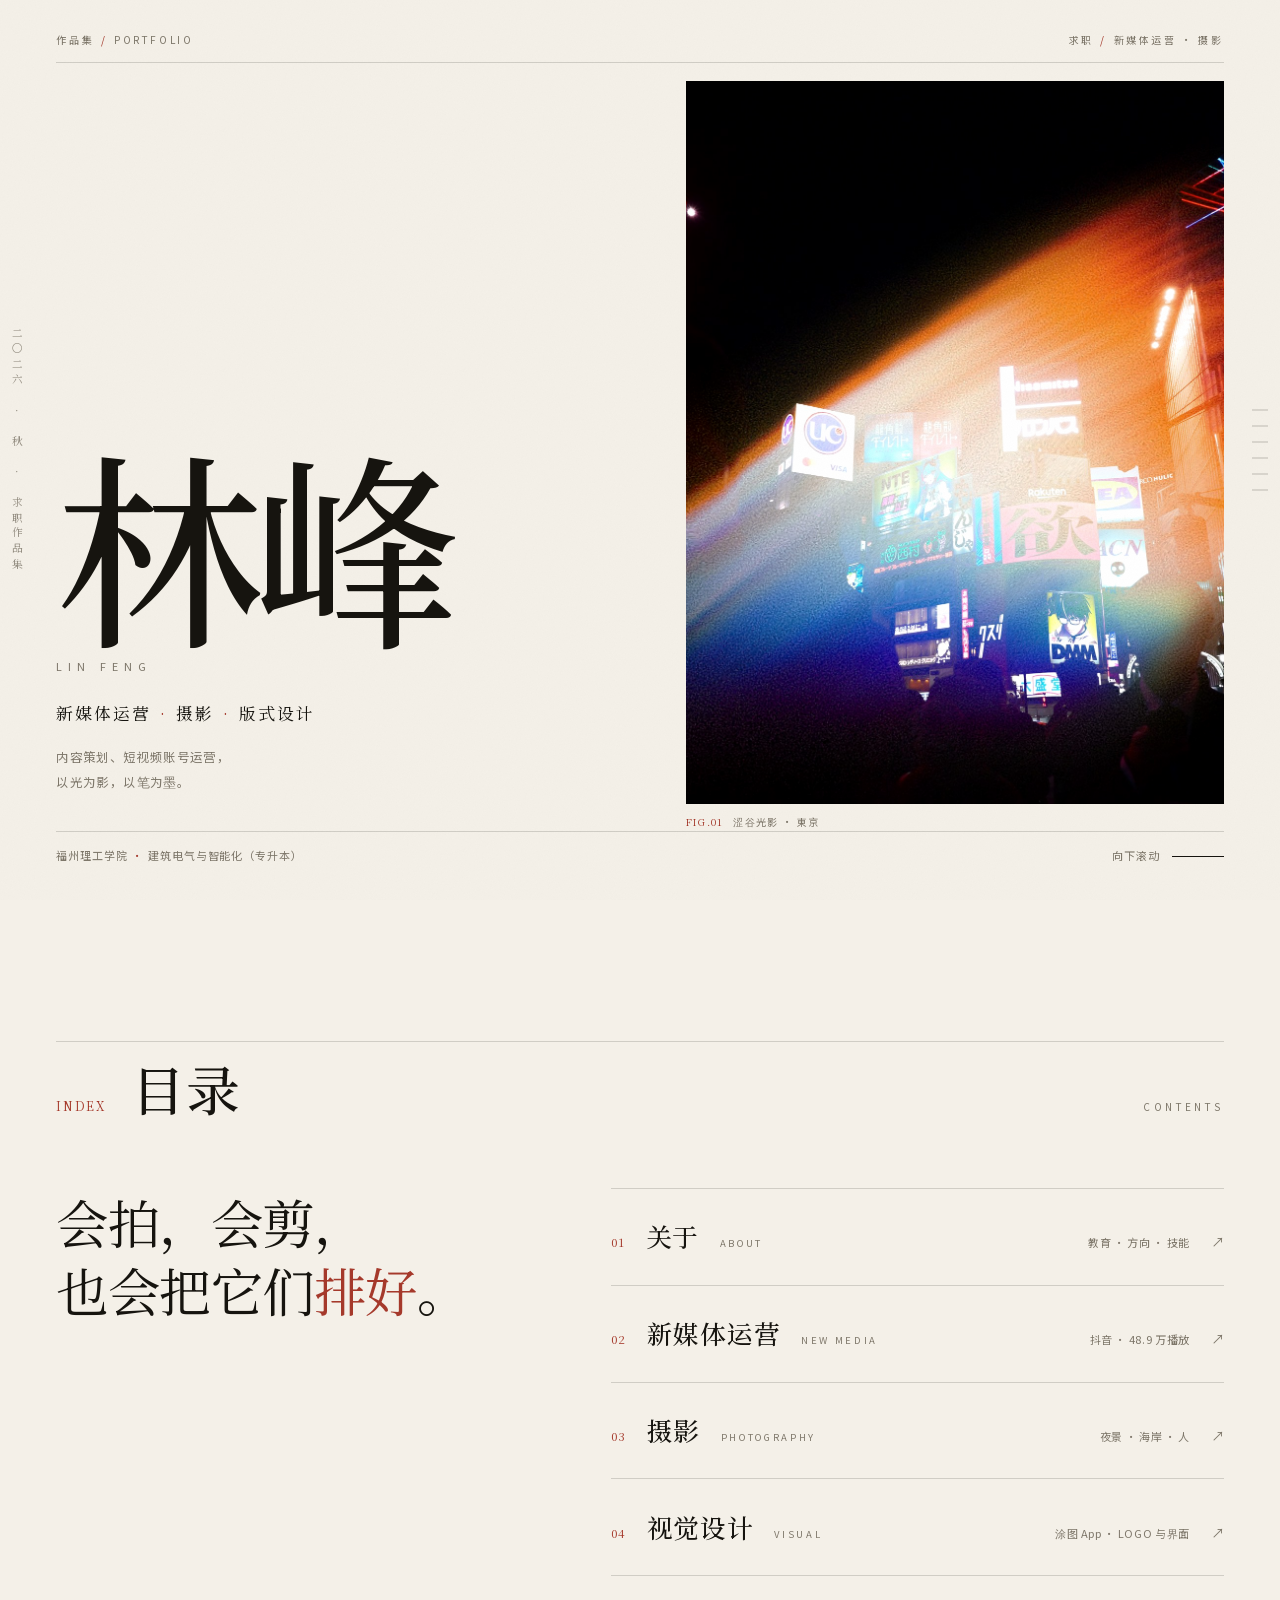
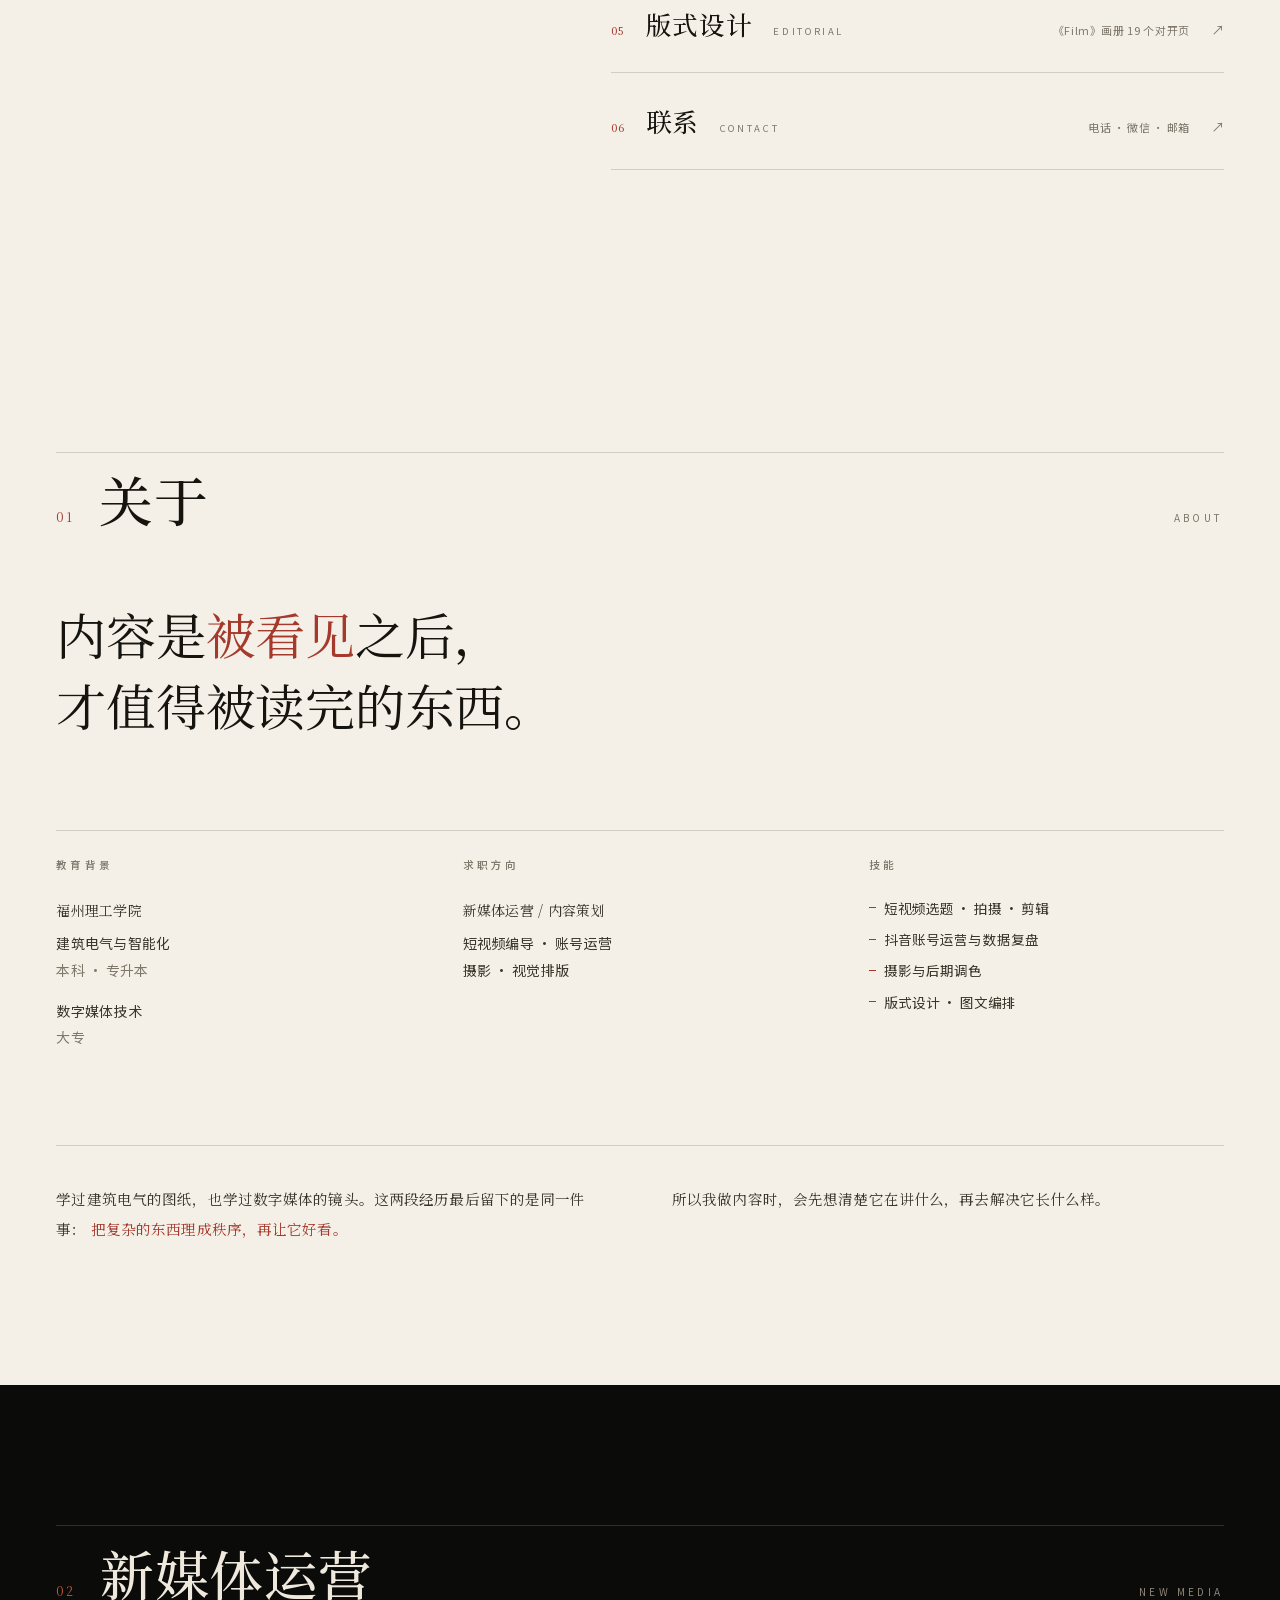
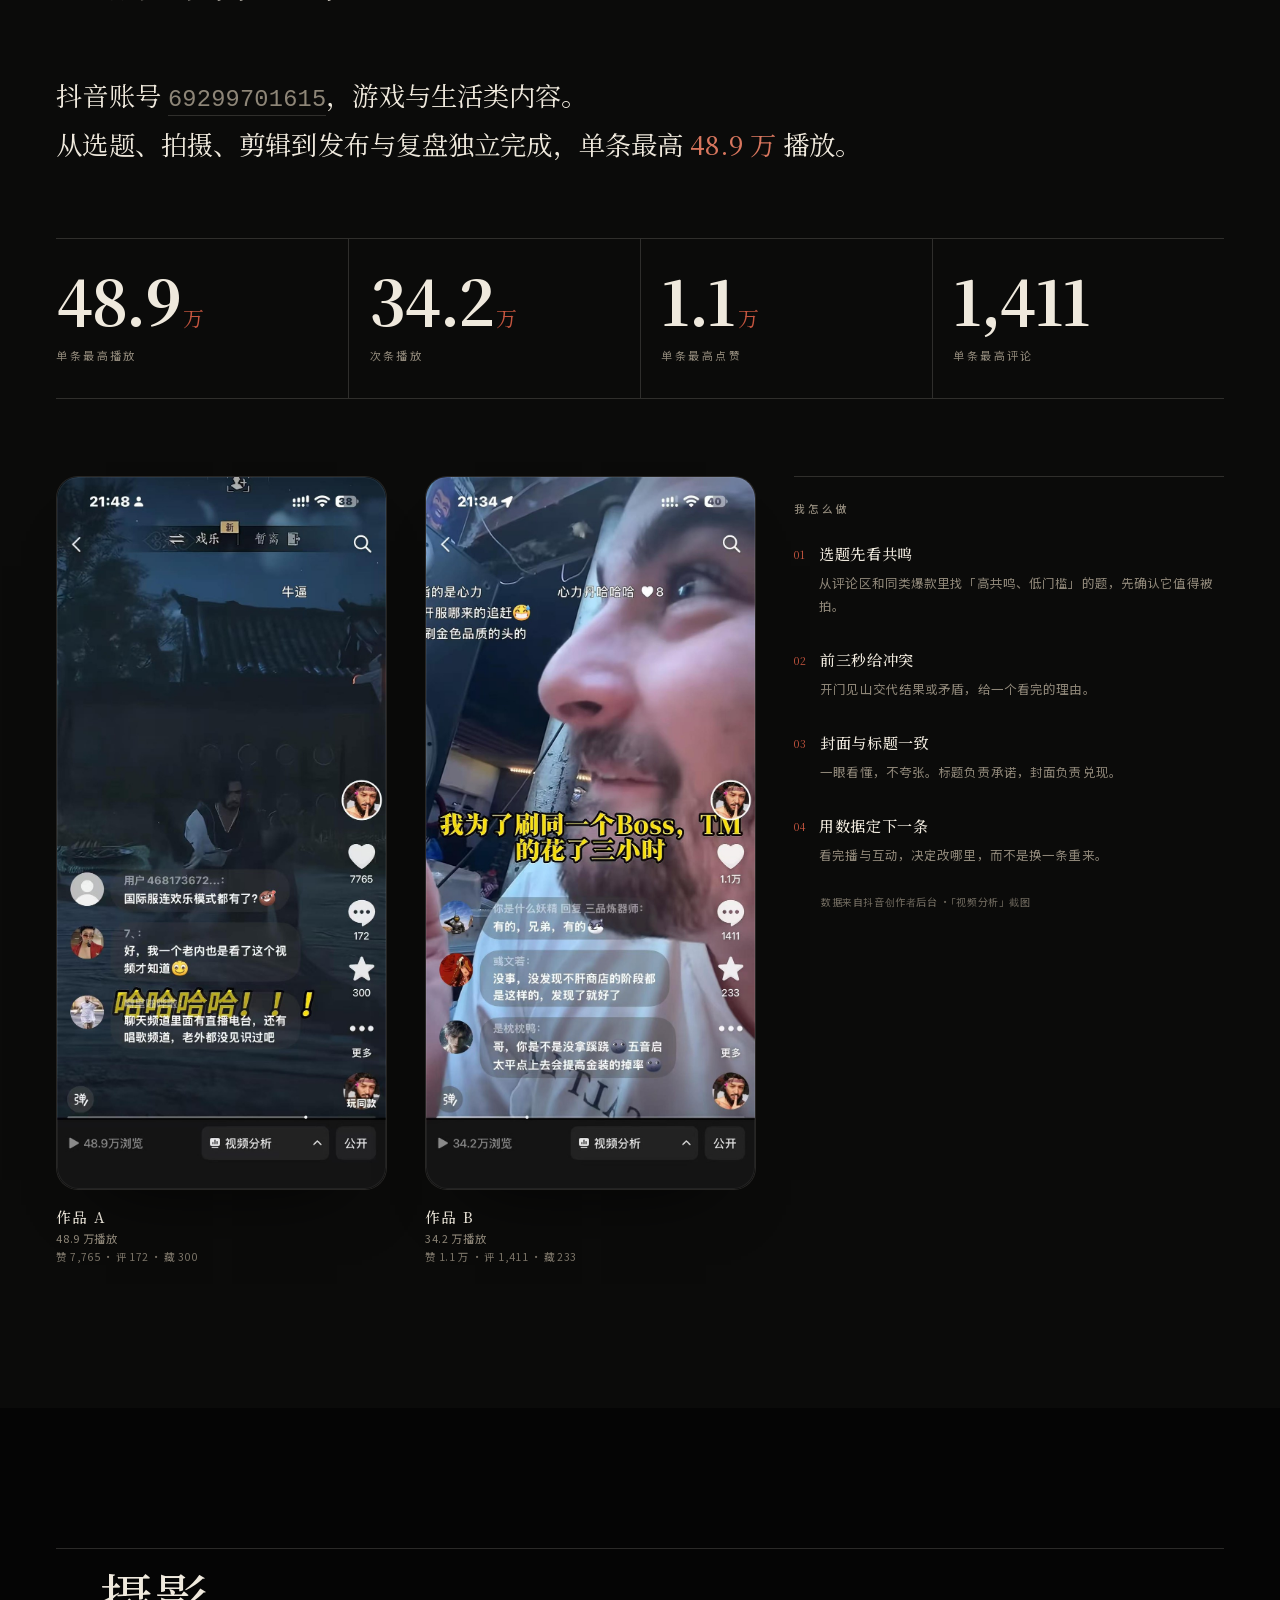
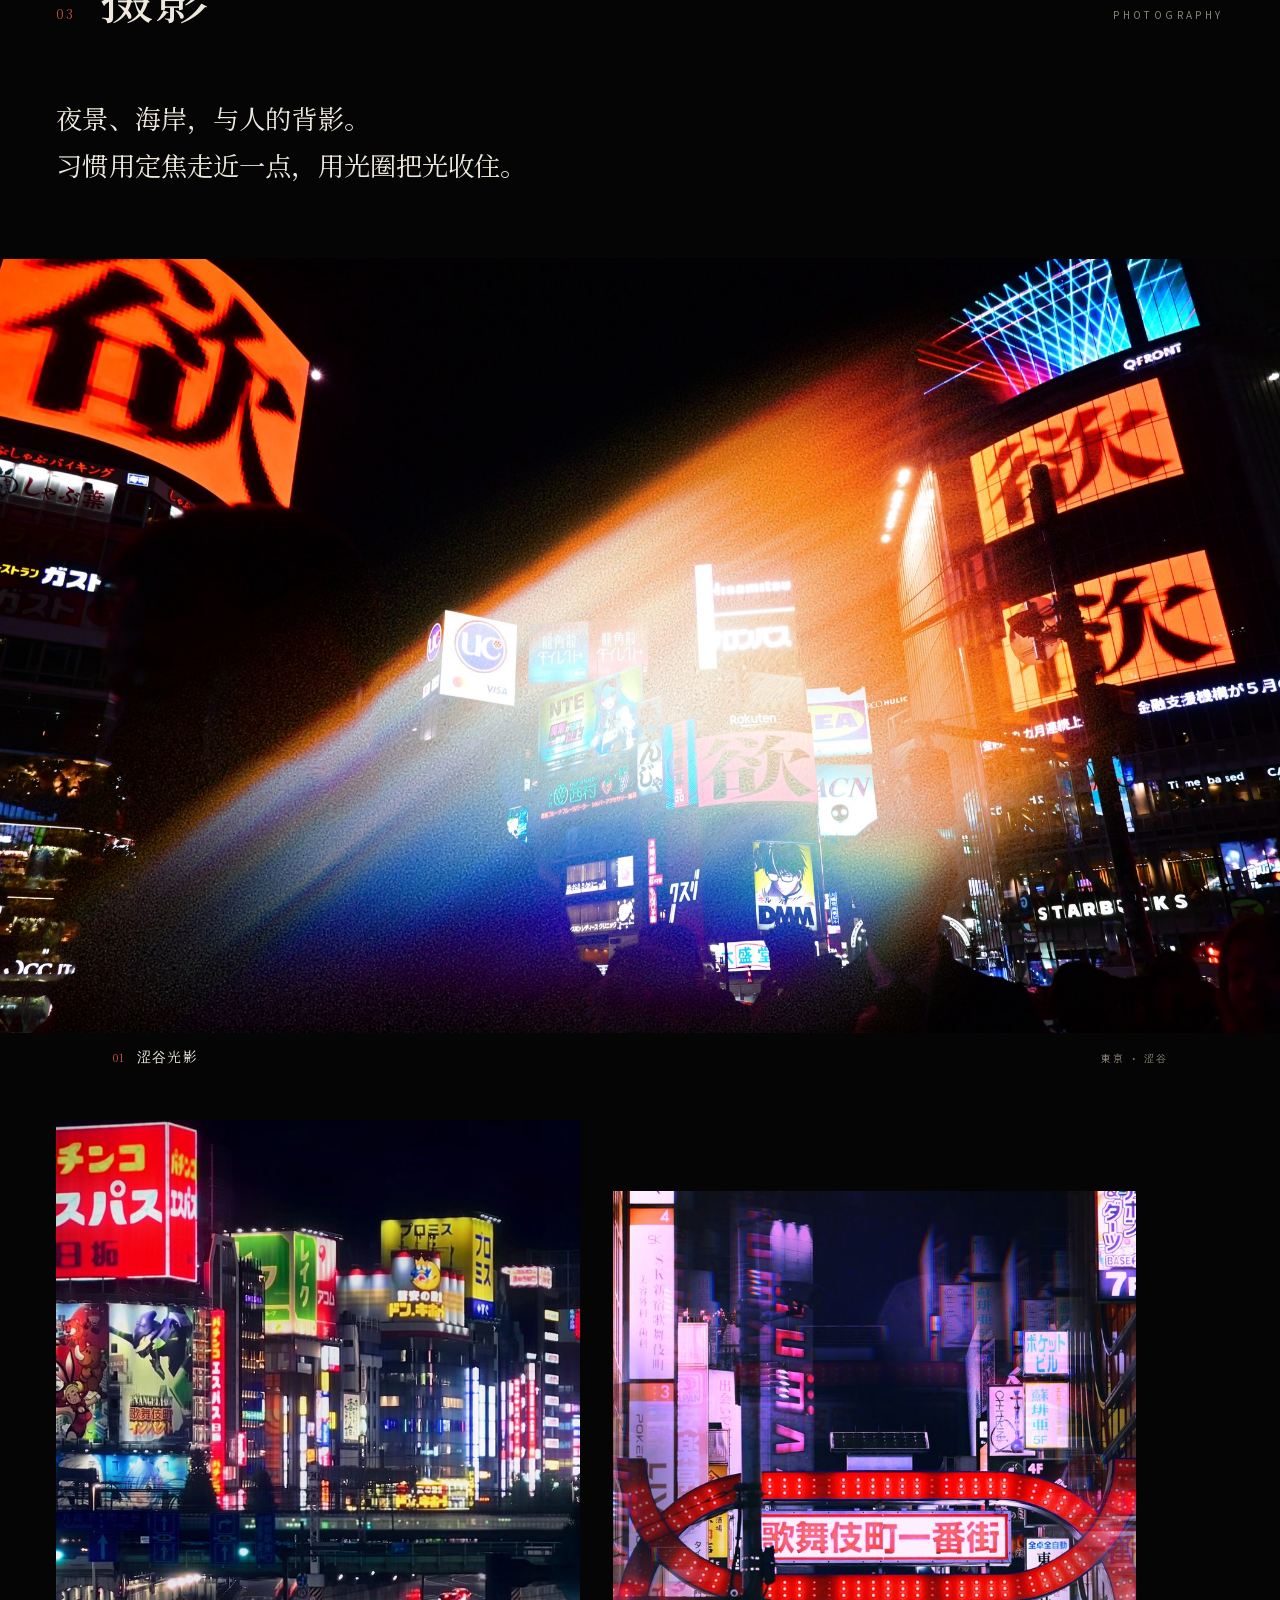
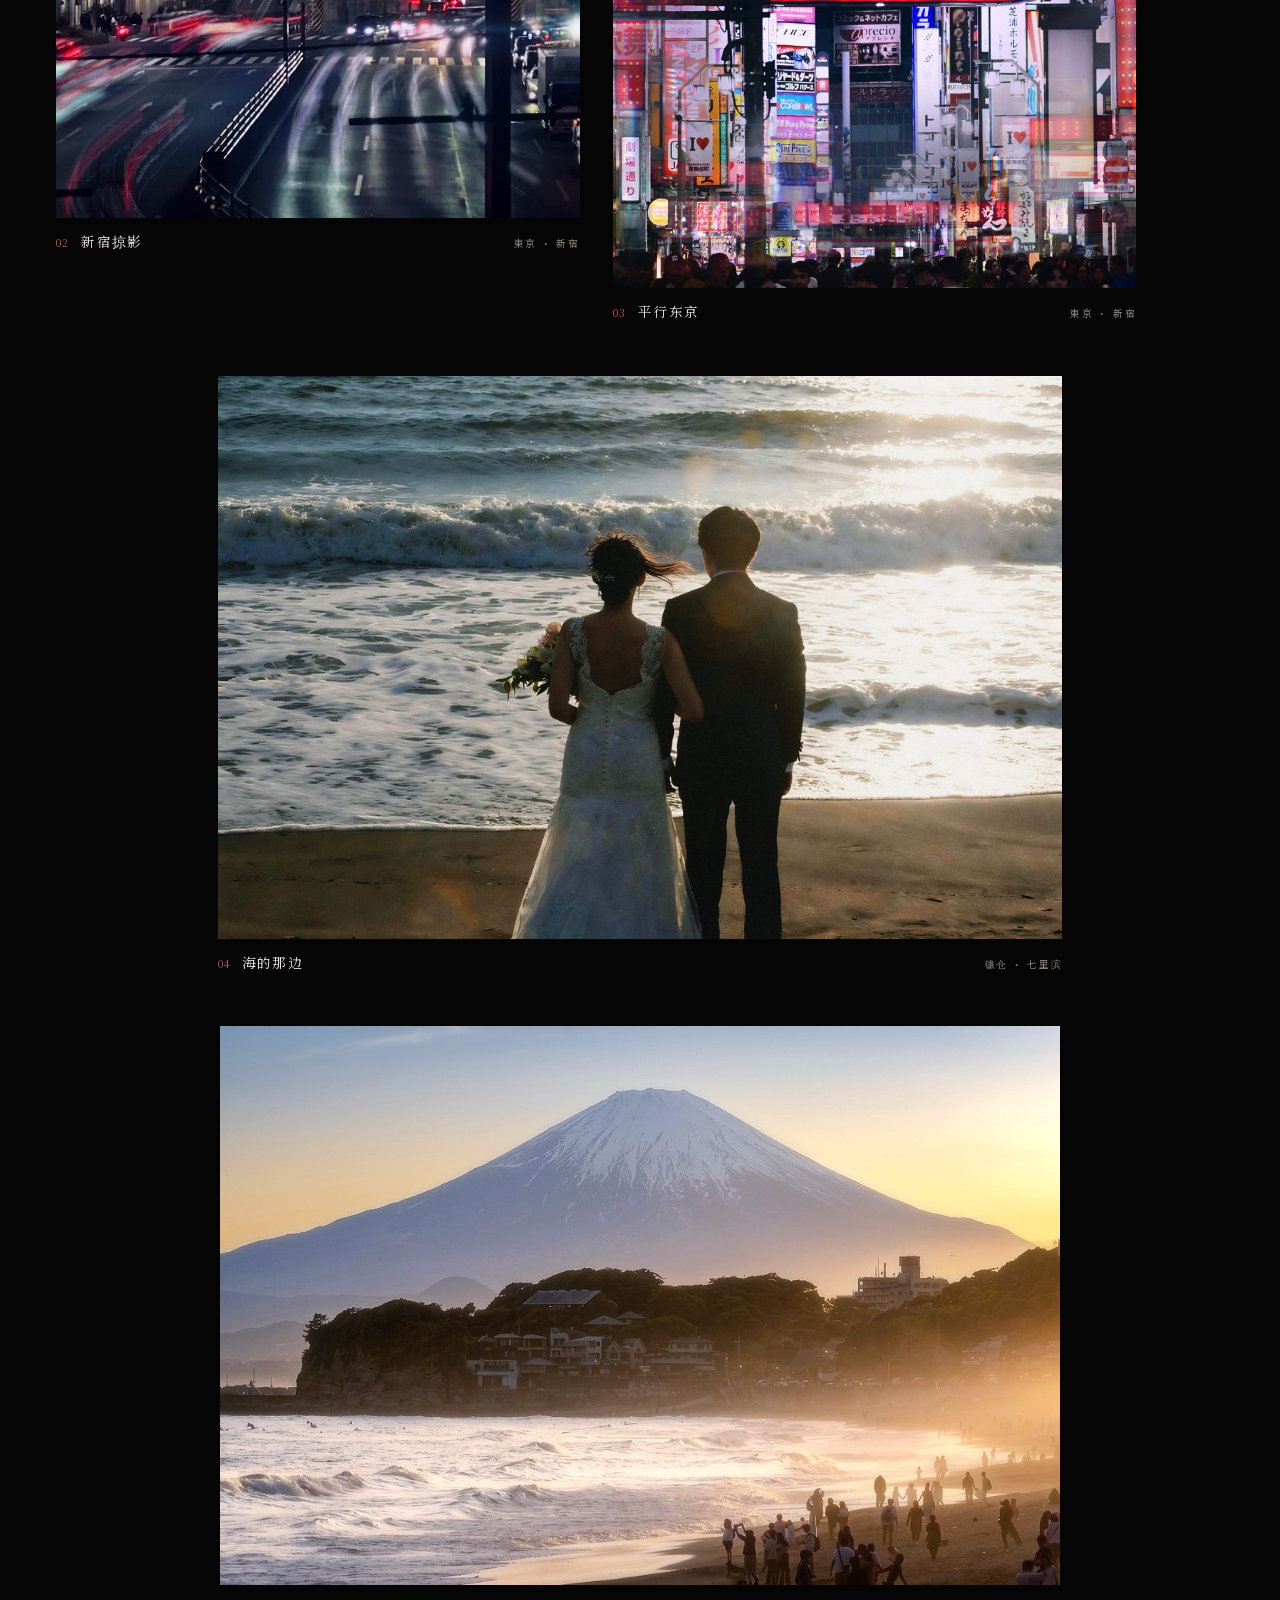
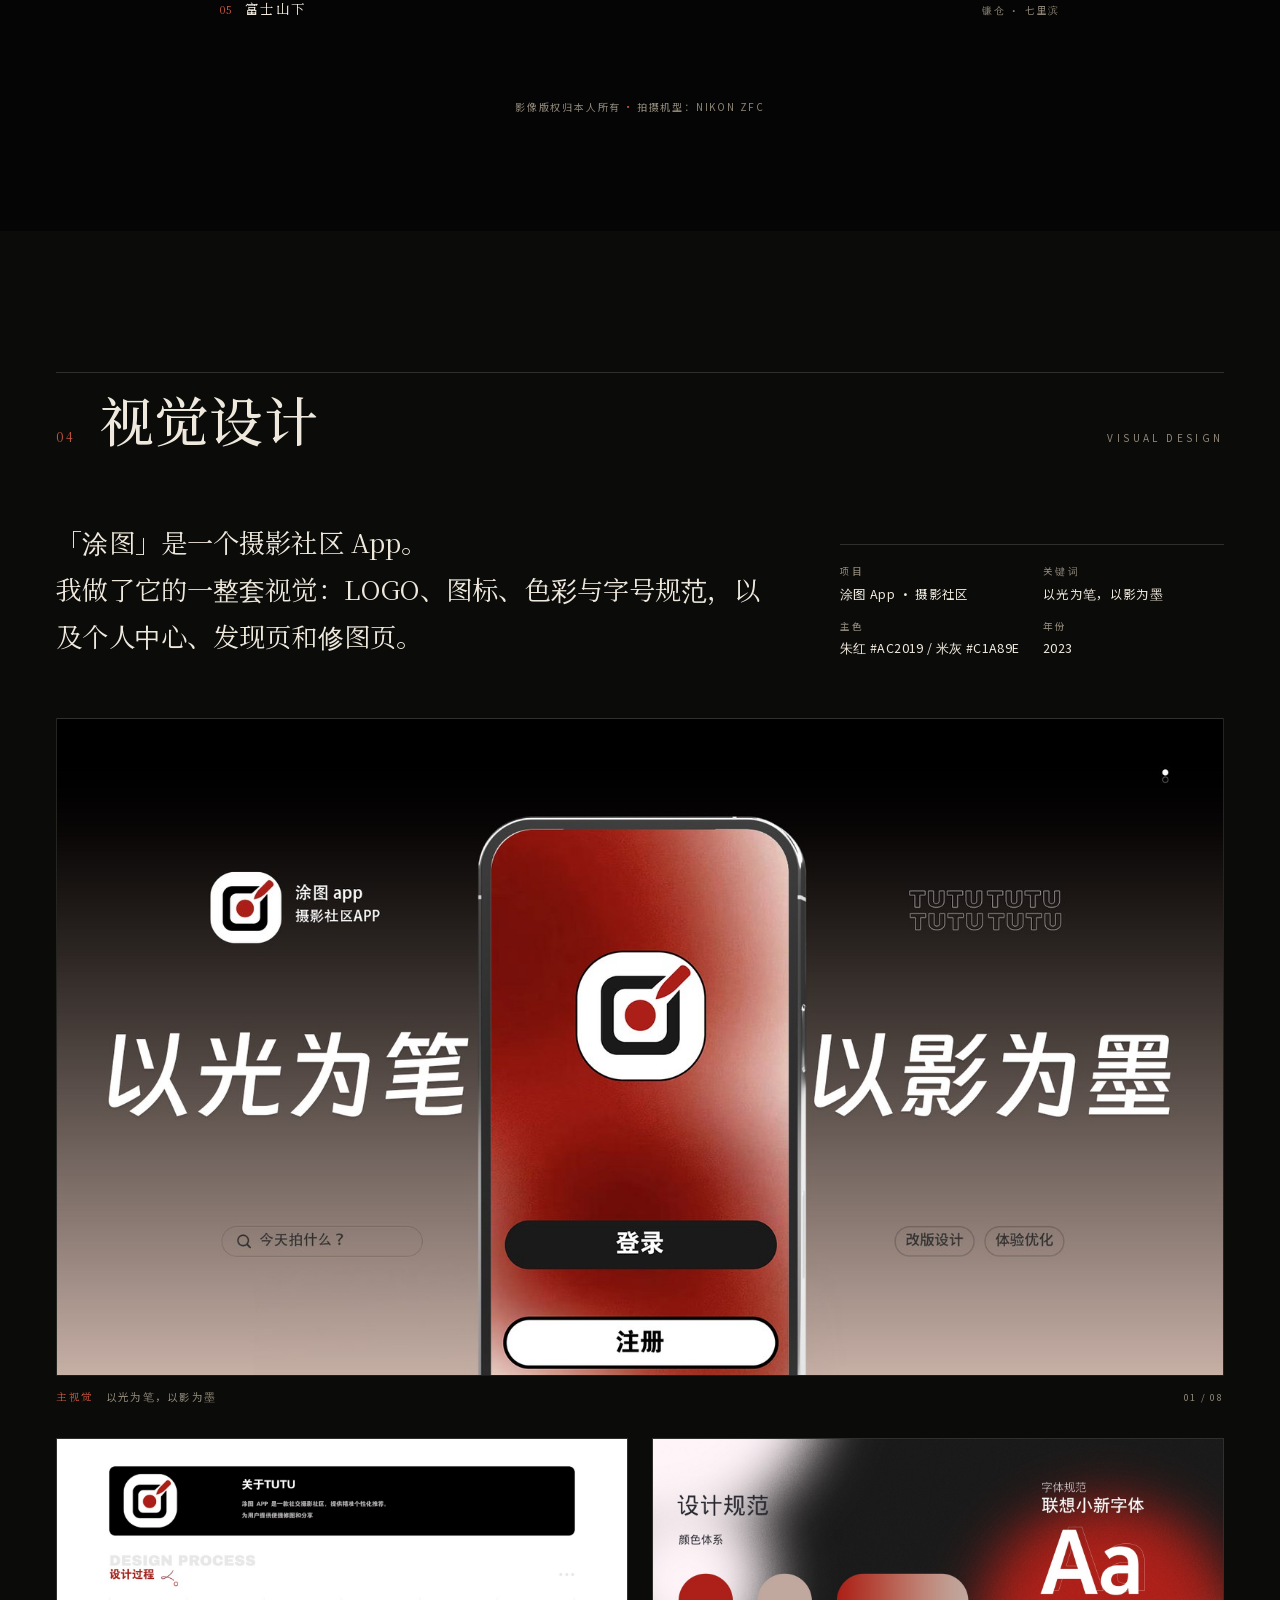
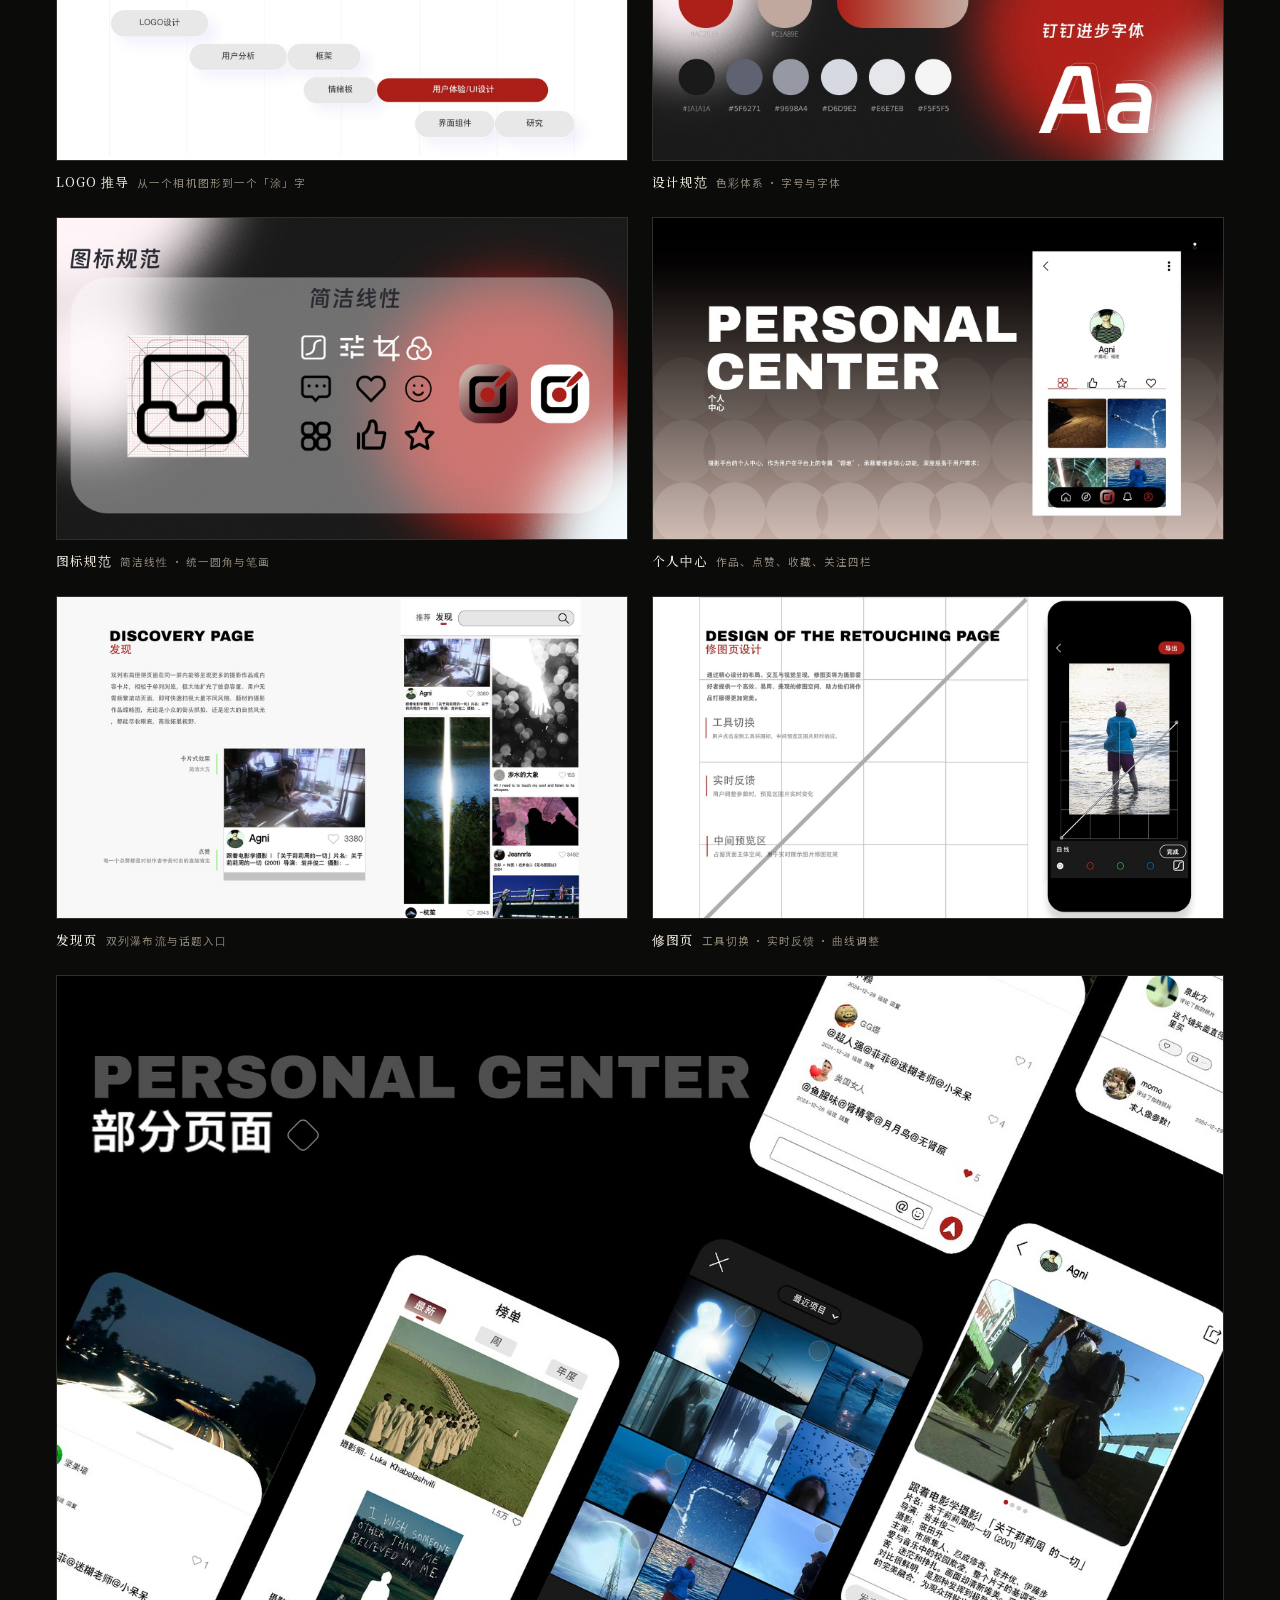
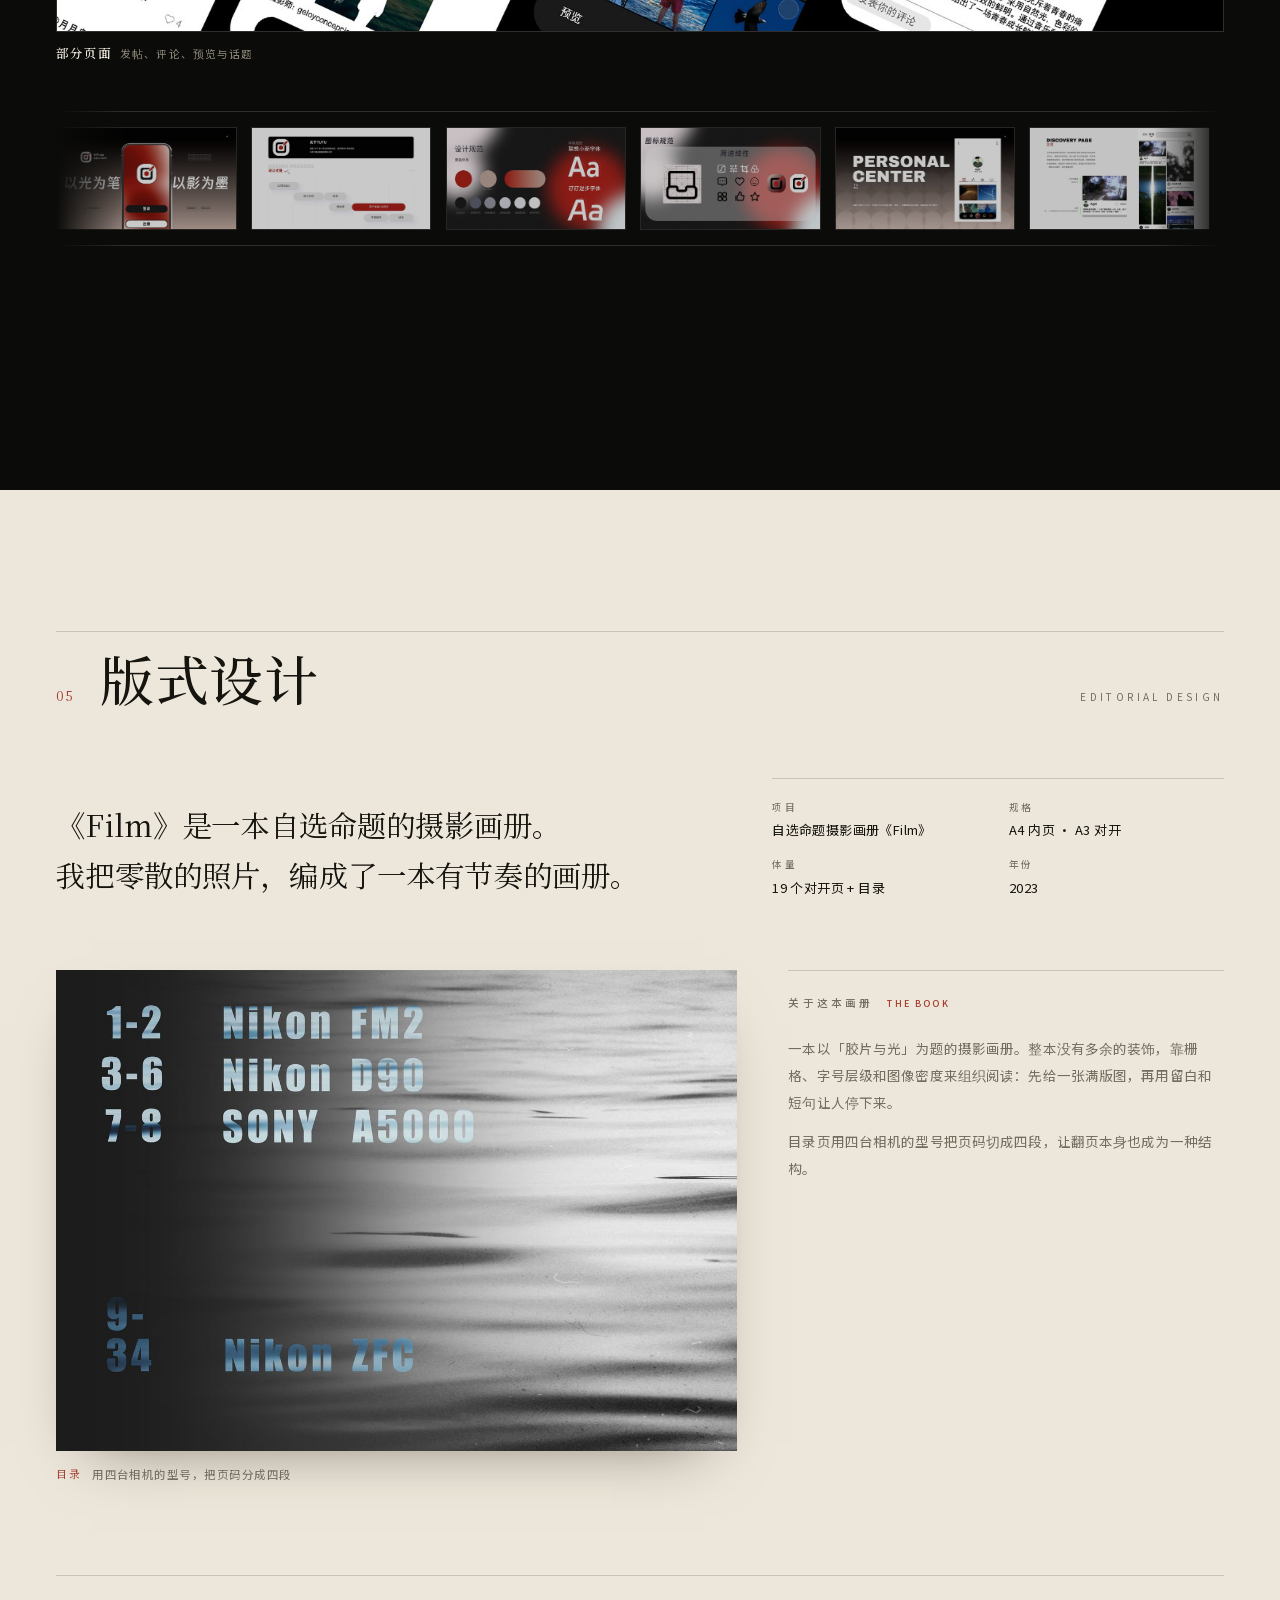
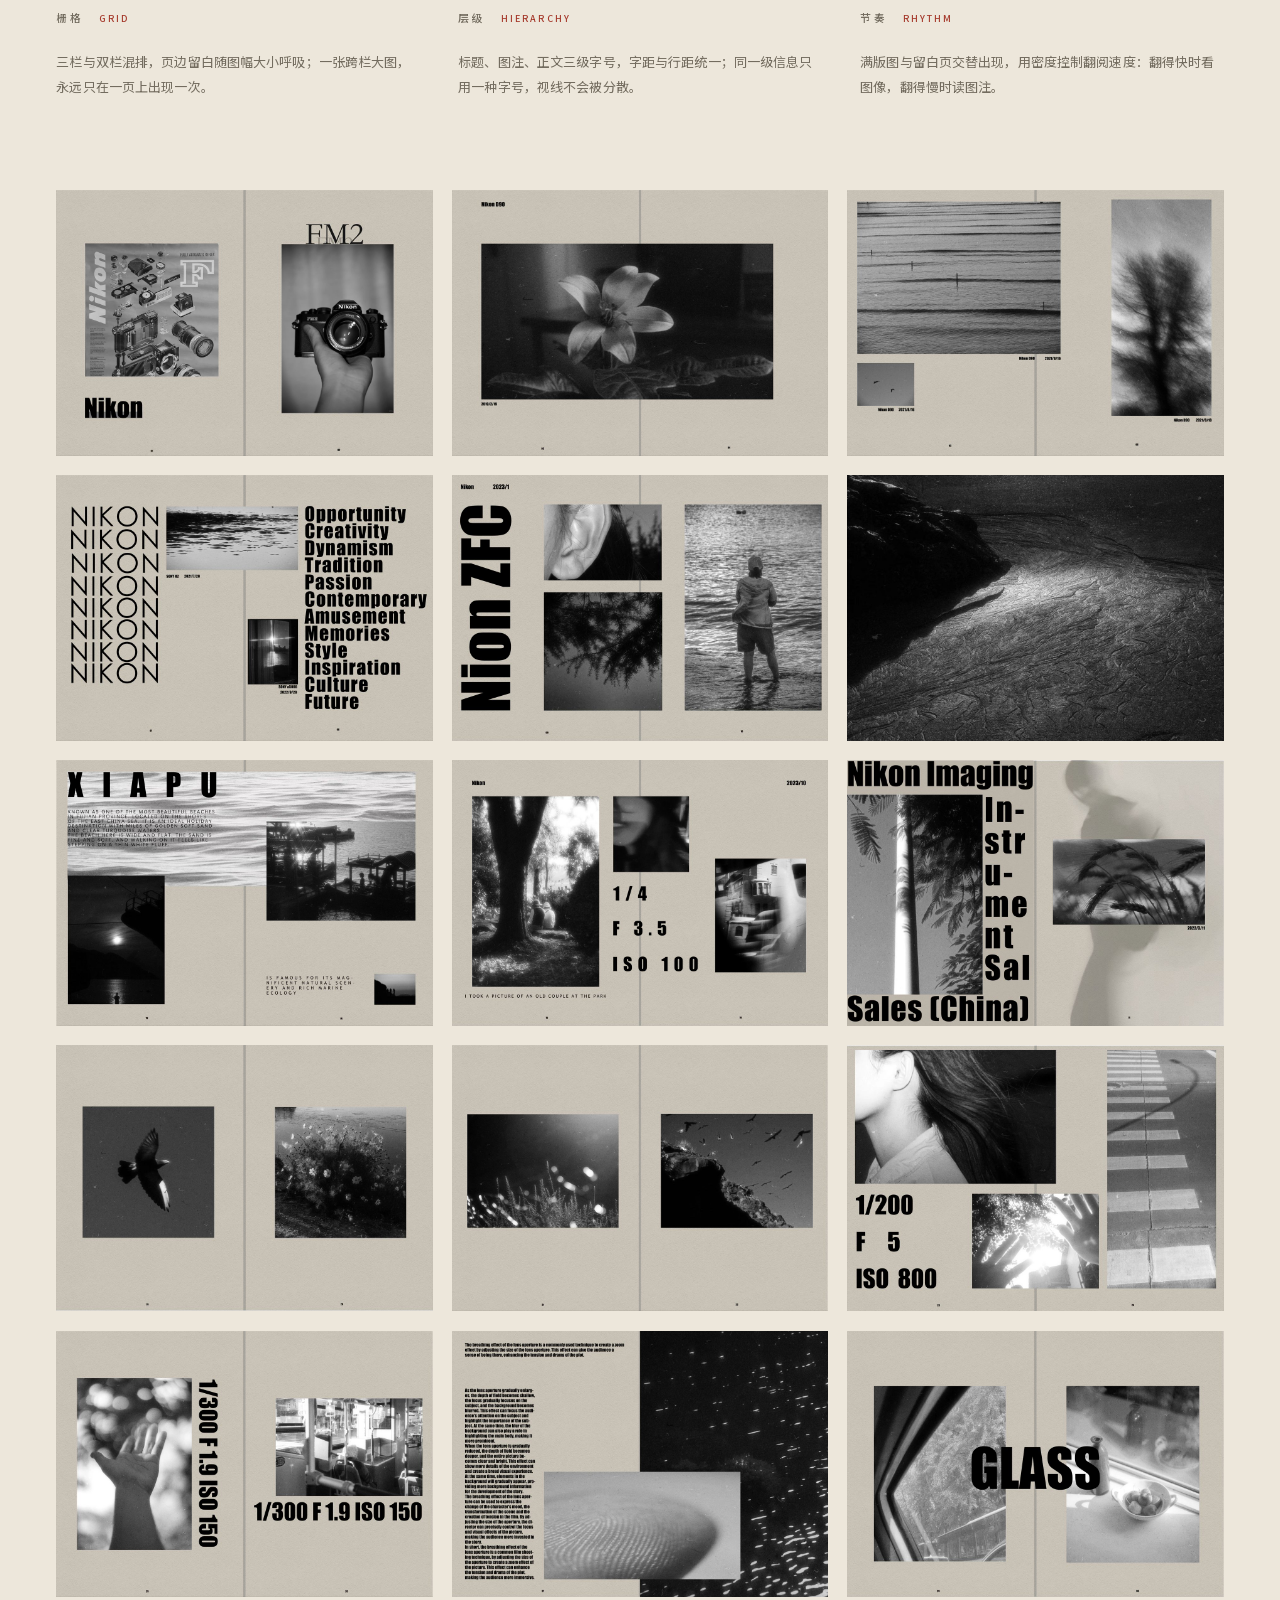
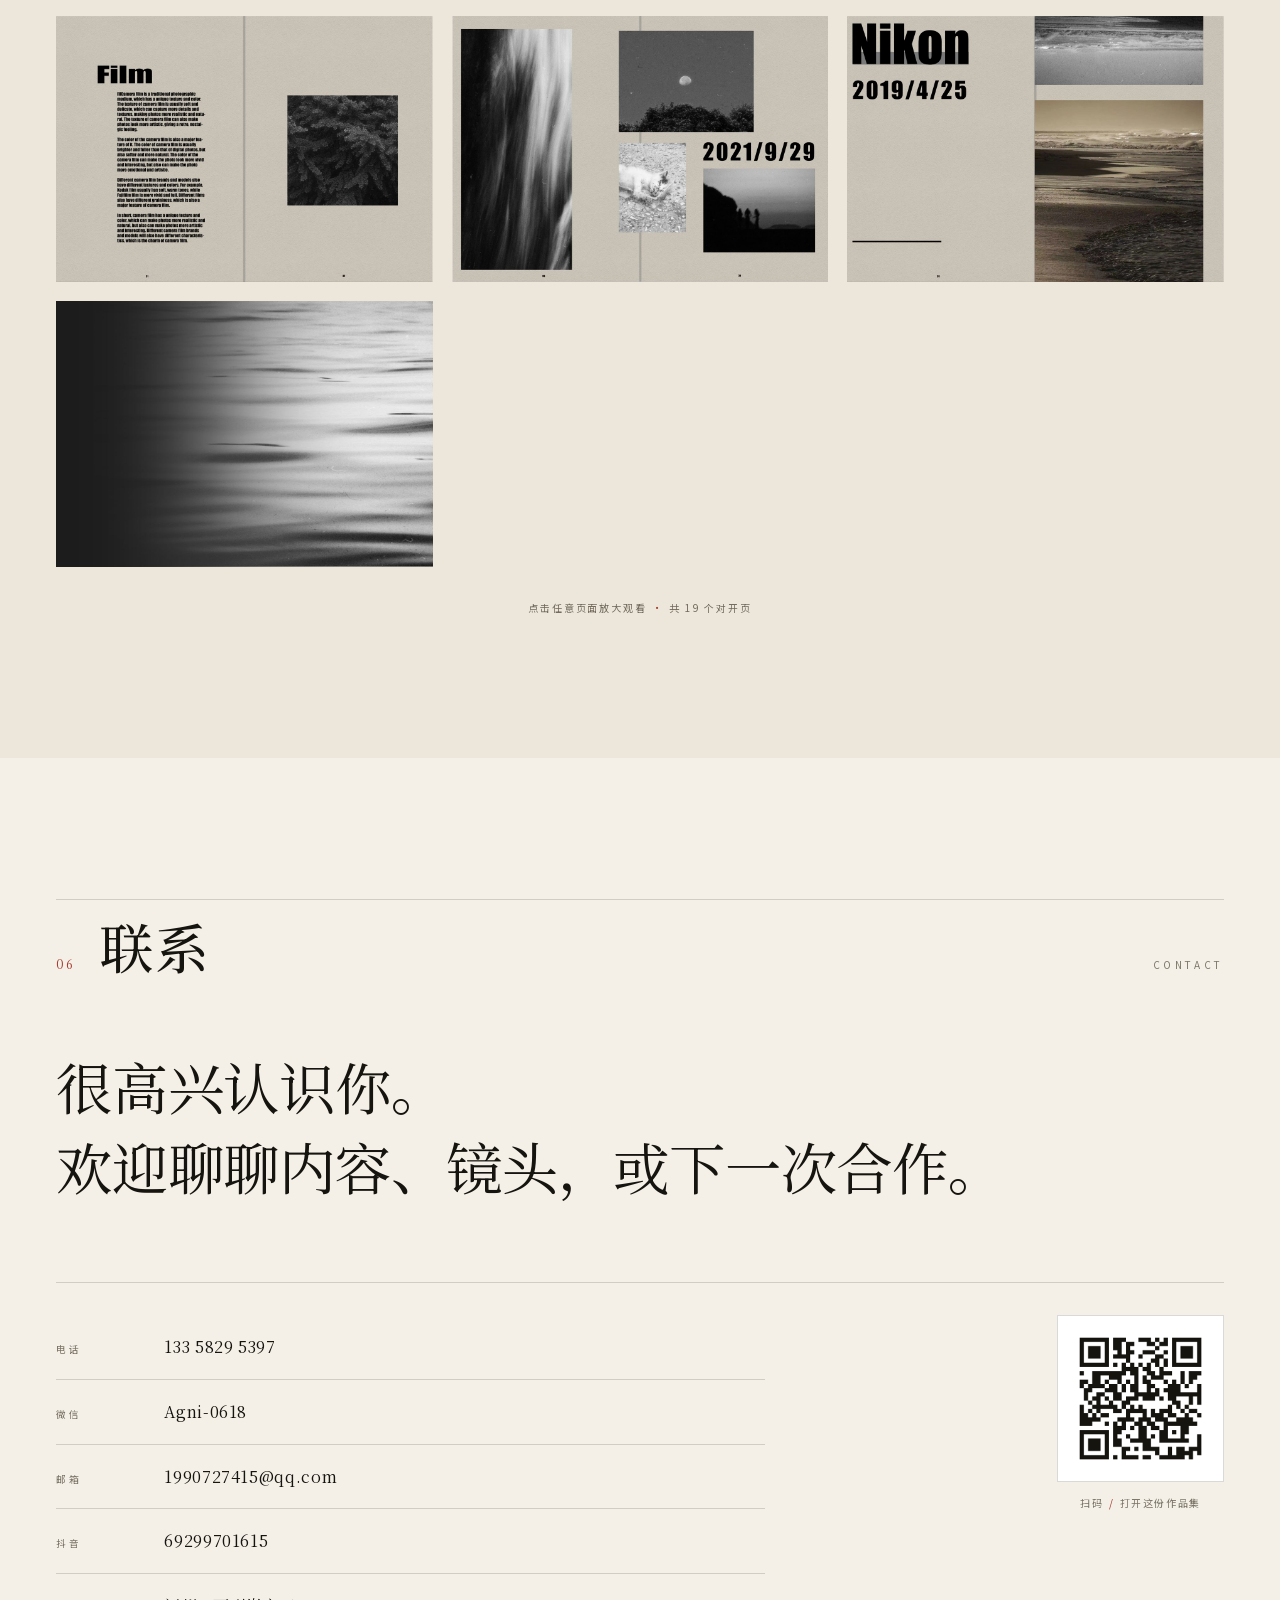
<file: index.html>
<!doctype html>
<html lang="zh-CN">
<head>
<meta charset="utf-8">
<meta name="viewport" content="width=device-width, initial-scale=1, viewport-fit=cover">
<title>林峰 · 作品集 2026｜新媒体运营 · 摄影 · 版式</title>
<meta name="description" content="林峰的作品集：新媒体运营（抖音单条最高 48.9 万播放）、摄影、版式设计。福州理工学院 建筑电气与智能化（专升本）· 数字媒体技术（大专）。">
<meta name="author" content="林峰">
<meta name="theme-color" content="#F4F1EA">
<meta property="og:type" content="website">
<meta property="og:title" content="林峰 · 作品集 2026">
<meta property="og:description" content="新媒体运营 · 摄影 · 版式设计">
<meta property="og:url" content="https://agni-00.github.io/portfolio/">
<meta property="og:image" content="https://agni-00.github.io/portfolio/assets/img/og.jpg">
<meta property="og:image:width" content="1200">
<meta property="og:image:height" content="630">
<meta name="twitter:card" content="summary_large_image">
<meta name="twitter:title" content="林峰 · 作品集 2026">
<meta name="twitter:image" content="https://agni-00.github.io/portfolio/assets/img/og.jpg">
<link rel="canonical" href="https://agni-00.github.io/portfolio/">
<link rel="icon" href="favicon.svg" type="image/svg+xml">
<link rel="preload" href="assets/fonts/serif.woff2" as="font" type="font/woff2" crossorigin>
<link rel="preload" href="assets/fonts/sans.woff2" as="font" type="font/woff2" crossorigin>
<link rel="preload" as="image" href="assets/img/photo/p4-s.jpg">
<link rel="stylesheet" href="assets/css/site.css">
<script>document.documentElement.classList.add('js');</script>
</head>
<body>

<div class="progress" aria-hidden="true"></div>

<header class="nav" id="nav">
  <a class="nav-brand" href="#cover" aria-label="回到封面">
    <span class="nav-cn">林峰</span><span class="nav-en">LIN FENG</span>
  </a>
  <nav class="nav-links" aria-label="章节导航">
    <a href="#about"><i>01</i>关于</a>
    <a href="#media"><i>02</i>新媒体</a>
    <a href="#photo"><i>03</i>摄影</a>
    <a href="#ui"><i>04</i>视觉</a>
    <a href="#design"><i>05</i>排版</a>
    <a href="#contact"><i>06</i>联系</a>
  </nav>
  <a class="nav-index" href="#index">目录 <span>INDEX</span></a>
  <a class="nav-mail" href="mailto:1990727415@qq.com">1990727415@qq.com</a>
</header>

<aside class="rail" aria-hidden="true">
  <span class="rail-dot" data-for="about"><b>01</b></span>
  <span class="rail-dot" data-for="media"><b>02</b></span>
  <span class="rail-dot" data-for="photo"><b>03</b></span>
  <span class="rail-dot" data-for="ui"><b>04</b></span>
  <span class="rail-dot" data-for="design"><b>05</b></span>
  <span class="rail-dot" data-for="contact"><b>06</b></span>
</aside>

<main id="main">

<!-- ============ 封面 ============ -->
<section class="cover" id="cover" aria-label="封面">
  <div class="cover-top">
    <p class="micro">作品集 <span class="dot">/</span> PORTFOLIO</p>
    <p class="micro micro-r">求职 <span class="dot">/</span> 新媒体运营 · 摄影</p>
  </div>

  <div class="cover-main">
    <div class="cover-copy">
      <h1 class="cover-title"><span class="cn">林峰</span><span class="en">LIN&nbsp;FENG</span></h1>
      <p class="cover-sub">新媒体运营 <span class="sep">·</span> 摄影 <span class="sep">·</span> 版式设计</p>
      <p class="cover-desc">内容策划、短视频账号运营，<br>以光为影，以笔为墨。</p>
    </div>
    <figure class="cover-photo">
      <img src="assets/img/photo/p2.jpg"
           srcset="assets/img/photo/p2-s.jpg 1100w, assets/img/photo/p2.jpg 2200w"
           sizes="(max-width: 900px) 92vw, 38vw"
           width="2200" height="1467" fetchpriority="high"
           alt="东京涩谷街头夜景，霓虹与光束穿过画面">
      <figcaption><span>FIG.01</span> 涩谷光影 · 東京</figcaption>
    </figure>
  </div>

  <div class="cover-foot">
    <p>福州理工学院 <span class="sep">·</span> 建筑电气与智能化（专升本）</p>
    <p class="scroll-hint">向下滚动<span class="scroll-line"></span></p>
  </div>
  <span class="cover-vert">二〇二六 · 秋 · 求职作品集</span>
</section>

<!-- ============ 目录 ============ -->
<section class="sec sec-index" id="index" aria-labelledby="t-index">
  <header class="sec-head reveal">
    <span class="sec-no">INDEX</span>
    <h2 class="sec-title" id="t-index">目录</h2>
    <span class="sec-en">Contents</span>
  </header>

  <div class="index-body">
    <p class="index-lead reveal">会拍，会剪，<br>也会把它们<span class="hl">排好</span>。</p>

    <ol class="toc">
      <li class="reveal"><a href="#about">
        <span class="toc-no">01</span><span class="toc-cn">关于</span><span class="toc-en">About</span><span class="toc-meta">教育 · 方向 · 技能</span><span class="toc-arrow">↗</span></a></li>
      <li class="reveal"><a href="#media">
        <span class="toc-no">02</span><span class="toc-cn">新媒体运营</span><span class="toc-en">New Media</span><span class="toc-meta">抖音 · 48.9 万播放</span><span class="toc-arrow">↗</span></a></li>
      <li class="reveal"><a href="#photo">
        <span class="toc-no">03</span><span class="toc-cn">摄影</span><span class="toc-en">Photography</span><span class="toc-meta">夜景 · 海岸 · 人</span><span class="toc-arrow">↗</span></a></li>
      <li class="reveal"><a href="#ui">
        <span class="toc-no">04</span><span class="toc-cn">视觉设计</span><span class="toc-en">Visual</span><span class="toc-meta">涂图 App · LOGO 与界面</span><span class="toc-arrow">↗</span></a></li>
      <li class="reveal"><a href="#design">
        <span class="toc-no">05</span><span class="toc-cn">版式设计</span><span class="toc-en">Editorial</span><span class="toc-meta">《Film》画册 19 个对开页</span><span class="toc-arrow">↗</span></a></li>
      <li class="reveal"><a href="#contact">
        <span class="toc-no">06</span><span class="toc-cn">联系</span><span class="toc-en">Contact</span><span class="toc-meta">电话 · 微信 · 邮箱</span><span class="toc-arrow">↗</span></a></li>
    </ol>
  </div>
</section>

<!-- ============ 01 关于 ============ -->
<section class="sec sec-about" id="about" aria-labelledby="t-about">
  <header class="sec-head reveal">
    <span class="sec-no">01</span>
    <h2 class="sec-title" id="t-about">关于</h2>
    <span class="sec-en">About</span>
  </header>

  <p class="statement reveal">内容是<span class="hl">被看见</span>之后，<br>才值得被读完的东西。</p>

  <div class="about-grid">
    <div class="about-col reveal">
      <h3 class="col-label">教育背景</h3>
      <p class="about-strong">福州理工学院</p>
      <p>建筑电气与智能化<br><span class="dim">本科 · 专升本</span></p>
      <p class="about-gap">数字媒体技术<br><span class="dim">大专</span></p>
    </div>
    <div class="about-col reveal">
      <h3 class="col-label">求职方向</h3>
      <p class="about-strong">新媒体运营 / 内容策划</p>
      <p>短视频编导 · 账号运营<br>摄影 · 视觉排版</p>
    </div>
    <div class="about-col reveal">
      <h3 class="col-label">技能</h3>
      <ul class="skills">
        <li>短视频选题 · 拍摄 · 剪辑</li>
        <li>抖音账号运营与数据复盘</li>
        <li>摄影与后期调色</li>
        <li>版式设计 · 图文编排</li>
      </ul>
    </div>
  </div>

  <div class="about-note reveal">
    <p>学过建筑电气的图纸，也学过数字媒体的镜头。这两段经历最后留下的是同一件事：
      <span class="hl">把复杂的东西理成秩序，再让它好看。</span></p>
    <p>所以我做内容时，会先想清楚它在讲什么，再去解决它长什么样。</p>
  </div>
</section>

<!-- ============ 02 新媒体运营 ============ -->
<section class="sec sec-dark sec-media" id="media" aria-labelledby="t-media">
  <header class="sec-head reveal">
    <span class="sec-no">02</span>
    <h2 class="sec-title" id="t-media">新媒体运营</h2>
    <span class="sec-en">New Media</span>
  </header>

  <p class="media-lead reveal">抖音账号 <span class="mono">69299701615</span>，游戏与生活类内容。<br>
    从选题、拍摄、剪辑到发布与复盘独立完成，单条最高 <span class="hl">48.9 万</span> 播放。</p>

  <div class="stats" role="list">
    <div class="stat reveal" role="listitem">
      <span class="stat-num"><b data-count="48.9" data-dec="1">48.9</b><small>万</small></span>
      <span class="stat-label">单条最高播放</span>
    </div>
    <div class="stat reveal" role="listitem">
      <span class="stat-num"><b data-count="34.2" data-dec="1">34.2</b><small>万</small></span>
      <span class="stat-label">次条播放</span>
    </div>
    <div class="stat reveal" role="listitem">
      <span class="stat-num"><b data-count="11000" data-dec="1" data-compact="1">1.1</b><small>万</small></span>
      <span class="stat-label">单条最高点赞</span>
    </div>
    <div class="stat reveal" role="listitem">
      <span class="stat-num"><b data-count="1411" data-dec="0">1,411</b><small></small></span>
      <span class="stat-label">单条最高评论</span>
    </div>
  </div>

  <div class="media-works">
    <figure class="phone reveal">
      <div class="phone-body">
        <img src="assets/img/ops/op1.jpg" width="900" height="1951" loading="lazy"
             alt="抖音作品后台截图：48.9 万播放，点赞 7765，评论 172，收藏 300">
      </div>
      <figcaption><b>作品 A</b> 48.9 万播放 <span>赞 7,765 · 评 172 · 藏 300</span></figcaption>
    </figure>

    <figure class="phone reveal">
      <div class="phone-body">
        <img src="assets/img/ops/op2.jpg" width="900" height="1951" loading="lazy"
             alt="抖音作品后台截图：34.2 万播放，点赞 1.1 万，评论 1411，收藏 233">
      </div>
      <figcaption><b>作品 B</b> 34.2 万播放 <span>赞 1.1 万 · 评 1,411 · 藏 233</span></figcaption>
    </figure>

    <div class="media-notes reveal">
      <h3 class="col-label">我怎么做</h3>
      <ol class="notes">
        <li><span>01</span><div><b>选题先看共鸣</b><p>从评论区和同类爆款里找「高共鸣、低门槛」的题，先确认它值得被拍。</p></div></li>
        <li><span>02</span><div><b>前三秒给冲突</b><p>开门见山交代结果或矛盾，给一个看完的理由。</p></div></li>
        <li><span>03</span><div><b>封面与标题一致</b><p>一眼看懂，不夸张。标题负责承诺，封面负责兑现。</p></div></li>
        <li><span>04</span><div><b>用数据定下一条</b><p>看完播与互动，决定改哪里，而不是换一条重来。</p></div></li>
      </ol>
      <p class="media-source">数据来自抖音创作者后台 ·「视频分析」截图</p>
    </div>
  </div>
</section>

<!-- ============ 03 摄影 ============ -->
<section class="sec sec-dark sec-photo" id="photo" aria-labelledby="t-photo">
  <header class="sec-head reveal">
    <span class="sec-no">03</span>
    <h2 class="sec-title" id="t-photo">摄影</h2>
    <span class="sec-en">Photography</span>
  </header>

  <p class="photo-lead reveal">夜景、海岸，与人的背影。<br>习惯用定焦走近一点，用光圈把光收住。</p>

  <div class="photo-flow">

    <figure class="ph ph-wide reveal" data-lb="photo" data-full="assets/img/photo/p2.jpg" data-cap="《涩谷光影》 東京 · 涩谷">
      <div class="ph-img">
        <img src="assets/img/photo/p2-s.jpg"
             srcset="assets/img/photo/p2-s.jpg 1100w, assets/img/photo/p2.jpg 2200w"
             sizes="100vw" width="2200" height="1467" loading="lazy"
             alt="东京涩谷夜晚街头，橙色灯箱与霓虹招牌，光束穿过画面">
      </div>
      <figcaption><span class="ph-no">01</span><span class="ph-title">涩谷光影</span><span class="ph-meta">東京 · 涩谷</span></figcaption>
    </figure>

    <div class="ph-pair">
      <figure class="ph reveal" data-lb="photo" data-full="assets/img/photo/p3.jpg" data-cap="《新宿掠影》 東京 · 新宿">
        <div class="ph-img">
          <img src="assets/img/photo/p3-s.jpg"
               srcset="assets/img/photo/p3-s.jpg 825w, assets/img/photo/p3.jpg 1650w"
               sizes="(max-width: 800px) 90vw, 34vw" width="1650" height="2200" loading="lazy"
               alt="东京街头竖构图，密集的日文霓虹招牌与车灯光轨">
        </div>
        <figcaption><span class="ph-no">02</span><span class="ph-title">新宿掠影</span><span class="ph-meta">東京 · 新宿</span></figcaption>
      </figure>

      <figure class="ph ph-drop reveal" data-lb="photo" data-full="assets/img/photo/p4.jpg" data-cap="《平行东京》 東京 · 新宿">
        <div class="ph-img">
          <img src="assets/img/photo/p4-s.jpg"
               srcset="assets/img/photo/p4-s.jpg 734w, assets/img/photo/p4.jpg 1467w"
               sizes="(max-width: 800px) 90vw, 34vw" width="1467" height="2200" loading="lazy"
               alt="东京歌舞伎町一番街入口，红色招牌与人群">
        </div>
        <figcaption><span class="ph-no">03</span><span class="ph-title">平行东京</span><span class="ph-meta">東京 · 新宿</span></figcaption>
      </figure>
    </div>

    <figure class="ph ph-mid reveal" data-lb="photo" data-full="assets/img/photo/p1.jpg" data-cap="《海的那边》 镰仓 · 七里滨">
      <div class="ph-img">
        <img src="assets/img/photo/p1-s.jpg"
             srcset="assets/img/photo/p1-s.jpg 1100w, assets/img/photo/p1.jpg 2200w"
             sizes="(max-width: 800px) 92vw, 66vw" width="2200" height="1466" loading="lazy"
             alt="黄昏海边，一对新人的背影面对浪与逆光">
      </div>
      <figcaption><span class="ph-no">04</span><span class="ph-title">海的那边</span><span class="ph-meta">镰仓 · 七里滨</span></figcaption>
    </figure>

    <figure class="ph ph-small reveal" data-lb="photo" data-full="assets/img/photo/p5.jpg" data-cap="《富士山下》 镰仓 · 七里滨">
      <div class="ph-img">
        <img src="assets/img/photo/p5.jpg" width="1094" height="728" loading="lazy"
             alt="富士山跨过海面，海岸上有人散步，天光泛金">
      </div>
      <figcaption><span class="ph-no">05</span><span class="ph-title">富士山下</span><span class="ph-meta">镰仓 · 七里滨</span></figcaption>
    </figure>

  </div>
  <p class="photo-end reveal">影像版权归本人所有<span class="sep">·</span>拍摄机型：Nikon ZFC</p>
</section>

<!-- ============ 04 视觉设计 ============ -->
<section class="sec sec-dark sec-ui" id="ui" aria-labelledby="t-ui">
  <header class="sec-head reveal">
    <span class="sec-no">04</span>
    <h2 class="sec-title" id="t-ui">视觉设计</h2>
    <span class="sec-en">Visual Design</span>
  </header>

  <div class="ui-intro">
    <p class="ui-lead reveal">「涂图」是一个摄影社区 App。<br>
      我做了它的一整套视觉：LOGO、图标、色彩与字号规范，以及个人中心、发现页和修图页。</p>
    <dl class="ui-meta reveal">
      <div><dt>项目</dt><dd>涂图 App · 摄影社区</dd></div>
      <div><dt>关键词</dt><dd>以光为笔，以影为墨</dd></div>
      <div><dt>主色</dt><dd>朱红 #AC2019 / 米灰 #C1A89E</dd></div>
      <div><dt>年份</dt><dd>2023</dd></div>
    </dl>
  </div>

  <figure class="ui-hero reveal" data-lb="ui" data-full="assets/img/ui/u01.jpg" data-cap="涂图 App 主视觉 · 以光为笔，以影为墨">
    <img src="assets/img/ui/u01.jpg" width="1600" height="900" loading="lazy" alt="涂图 App 主视觉：红色手机界面与「以光为笔 以影为墨」">
    <figcaption><span>主视觉</span>以光为笔，以影为墨 <i>01 / 08</i></figcaption>
  </figure>

  <div class="ui-grid">
    <figure class="ui-slide reveal" data-lb="ui" data-full="assets/img/ui/u02.jpg" data-cap="LOGO 推导与项目背景">
      <img src="assets/img/ui/u02.jpg" width="1600" height="900" loading="lazy" alt="涂图 App LOGO 推导与项目背景">
      <figcaption><b>LOGO 推导</b>从一个相机图形到一个「涂」字</figcaption>
    </figure>
    <figure class="ui-slide reveal" data-lb="ui" data-full="assets/img/ui/u03.jpg" data-cap="设计规范 · 色彩体系与字体规范">
      <img src="assets/img/ui/u03.jpg" width="1600" height="900" loading="lazy" alt="设计规范：色彩体系与字体规范">
      <figcaption><b>设计规范</b>色彩体系 · 字号与字体</figcaption>
    </figure>
    <figure class="ui-slide reveal" data-lb="ui" data-full="assets/img/ui/u04.jpg" data-cap="图标规范 · 简洁线性">
      <img src="assets/img/ui/u04.jpg" width="1600" height="900" loading="lazy" alt="图标规范：简洁线性图标与 LOGO 网格">
      <figcaption><b>图标规范</b>简洁线性 · 统一圆角与笔画</figcaption>
    </figure>
    <figure class="ui-slide reveal" data-lb="ui" data-full="assets/img/ui/u05.jpg" data-cap="个人中心">
      <img src="assets/img/ui/u05.jpg" width="1600" height="900" loading="lazy" alt="涂图 App 个人中心页面">
      <figcaption><b>个人中心</b>作品、点赞、收藏、关注四栏</figcaption>
    </figure>
    <figure class="ui-slide reveal" data-lb="ui" data-full="assets/img/ui/u06.jpg" data-cap="发现页 DISCOVERY PAGE">
      <img src="assets/img/ui/u06.jpg" width="1600" height="900" loading="lazy" alt="涂图 App 发现页">
      <figcaption><b>发现页</b>双列瀑布流与话题入口</figcaption>
    </figure>
    <figure class="ui-slide reveal" data-lb="ui" data-full="assets/img/ui/u07.jpg" data-cap="修图页设计 · 工具切换与实时反馈">
      <img src="assets/img/ui/u07.jpg" width="1600" height="900" loading="lazy" alt="涂图 App 修图页设计与说明">
      <figcaption><b>修图页</b>工具切换 · 实时反馈 · 曲线调整</figcaption>
    </figure>
    <figure class="ui-slide ui-slide--wide reveal" data-lb="ui" data-full="assets/img/ui/u08.jpg" data-cap="部分页面一览">
      <img src="assets/img/ui/u08.jpg" width="1600" height="900" loading="lazy" alt="涂图 App 部分页面拼贴">
      <figcaption><b>部分页面</b>发帖、评论、预览与话题</figcaption>
    </figure>
  </div>

    <div class="ui-marquee" aria-hidden="true">
    <div class="ui-track">
      <div class="ui-set">
        <img src="assets/img/ui/u01-s.jpg" alt="">
        <img src="assets/img/ui/u02-s.jpg" alt="">
        <img src="assets/img/ui/u03-s.jpg" alt="">
        <img src="assets/img/ui/u04-s.jpg" alt="">
        <img src="assets/img/ui/u05-s.jpg" alt="">
        <img src="assets/img/ui/u06-s.jpg" alt="">
        <img src="assets/img/ui/u07-s.jpg" alt="">
        <img src="assets/img/ui/u08-s.jpg" alt="">
      </div>
      <div class="ui-set">
        <img src="assets/img/ui/u01-s.jpg" alt="">
        <img src="assets/img/ui/u02-s.jpg" alt="">
        <img src="assets/img/ui/u03-s.jpg" alt="">
        <img src="assets/img/ui/u04-s.jpg" alt="">
        <img src="assets/img/ui/u05-s.jpg" alt="">
        <img src="assets/img/ui/u06-s.jpg" alt="">
        <img src="assets/img/ui/u07-s.jpg" alt="">
        <img src="assets/img/ui/u08-s.jpg" alt="">
      </div>
    </div>
  </div>
  <p class="ui-note reveal">同一套规范贯穿全部页面：朱红只用在「当前状态」上，其余交给黑白灰；图标统一线性、圆角与笔画粗细，让界面安静下来，把注意力留给照片。</p>
</section>

<!-- ============ 05 版式设计 ============ -->
<section class="sec sec-design" id="design" aria-labelledby="t-design">
  <header class="sec-head reveal">
    <span class="sec-no">05</span>
    <h2 class="sec-title" id="t-design">版式设计</h2>
    <span class="sec-en">Editorial Design</span>
  </header>

  <div class="design-intro">
    <p class="design-lead reveal">《Film》是一本自选命题的摄影画册。<br>
      我把零散的照片，编成了一本有节奏的画册。</p>
    <dl class="design-meta reveal">
      <div><dt>项目</dt><dd>自选命题摄影画册《Film》</dd></div>
      <div><dt>规格</dt><dd>A4 内页 · A3 对开</dd></div>
      <div><dt>体量</dt><dd>19 个对开页 + 目录</dd></div>
      <div><dt>年份</dt><dd>2023</dd></div>
    </dl>
  </div>

  <div class="book book--single reveal">
    <figure class="book-item book-toc" data-lb="design" data-full="assets/img/design/d-toc.jpg" data-cap="《Film》目录 · 以相机为线索">
      <img src="assets/img/design/d-toc-s.jpg" width="1200" height="848" loading="lazy" alt="《Film》画册目录页，用四台相机的型号划分页码">
      <figcaption><span>目录</span>用四台相机的型号，把页码分成四段</figcaption>
    </figure>
    <div class="book-side reveal">
      <h3 class="col-label">关于这本画册 <i>The Book</i></h3>
      <p>一本以「胶片与光」为题的摄影画册。整本没有多余的装饰，靠栅格、字号层级和图像密度来组织阅读：先给一张满版图，再用留白和短句让人停下来。</p>
      <p>目录页用四台相机的型号把页码切成四段，让翻页本身也成为一种结构。</p>
    </div>
  </div>

  <div class="system reveal">
    <div class="sys-col">
      <h3 class="col-label">栅格 <i>Grid</i></h3>
      <p>三栏与双栏混排，页边留白随图幅大小呼吸；一张跨栏大图，永远只在一页上出现一次。</p>
    </div>
    <div class="sys-col">
      <h3 class="col-label">层级 <i>Hierarchy</i></h3>
      <p>标题、图注、正文三级字号，字距与行距统一；同一级信息只用一种字号，视线不会被分散。</p>
    </div>
    <div class="sys-col">
      <h3 class="col-label">节奏 <i>Rhythm</i></h3>
      <p>满版图与留白页交替出现，用密度控制翻阅速度：翻得快时看图像，翻得慢时读图注。</p>
    </div>
  </div>

  <div class="spreads" aria-label="《Film》画册内页">
    <figure class="spread" data-lb="design" data-full="assets/img/design/d01.jpg" data-cap="《Film》内页 01"><img src="assets/img/design/d01-s.jpg" width="1200" height="848" loading="lazy" alt="《Film》画册内页 01"><figcaption><span>01</span></figcaption></figure>
    <figure class="spread" data-lb="design" data-full="assets/img/design/d02.jpg" data-cap="《Film》内页 02"><img src="assets/img/design/d02-s.jpg" width="1200" height="848" loading="lazy" alt="《Film》画册内页 02"><figcaption><span>02</span></figcaption></figure>
    <figure class="spread" data-lb="design" data-full="assets/img/design/d03.jpg" data-cap="《Film》内页 03"><img src="assets/img/design/d03-s.jpg" width="1200" height="848" loading="lazy" alt="《Film》画册内页 03"><figcaption><span>03</span></figcaption></figure>
    <figure class="spread" data-lb="design" data-full="assets/img/design/d04.jpg" data-cap="《Film》内页 04"><img src="assets/img/design/d04-s.jpg" width="1200" height="848" loading="lazy" alt="《Film》画册内页 04"><figcaption><span>04</span></figcaption></figure>
    <figure class="spread" data-lb="design" data-full="assets/img/design/d05.jpg" data-cap="《Film》内页 05"><img src="assets/img/design/d05-s.jpg" width="1200" height="848" loading="lazy" alt="《Film》画册内页 05"><figcaption><span>05</span></figcaption></figure>
    <figure class="spread" data-lb="design" data-full="assets/img/design/d06.jpg" data-cap="《Film》内页 06"><img src="assets/img/design/d06-s.jpg" width="1200" height="848" loading="lazy" alt="《Film》画册内页 06"><figcaption><span>06</span></figcaption></figure>
    <figure class="spread" data-lb="design" data-full="assets/img/design/d07.jpg" data-cap="《Film》内页 07"><img src="assets/img/design/d07-s.jpg" width="1200" height="848" loading="lazy" alt="《Film》画册内页 07"><figcaption><span>07</span></figcaption></figure>
    <figure class="spread" data-lb="design" data-full="assets/img/design/d08.jpg" data-cap="《Film》内页 08"><img src="assets/img/design/d08-s.jpg" width="1200" height="848" loading="lazy" alt="《Film》画册内页 08"><figcaption><span>08</span></figcaption></figure>
    <figure class="spread" data-lb="design" data-full="assets/img/design/d09.jpg" data-cap="《Film》内页 09"><img src="assets/img/design/d09-s.jpg" width="1200" height="848" loading="lazy" alt="《Film》画册内页 09"><figcaption><span>09</span></figcaption></figure>
    <figure class="spread" data-lb="design" data-full="assets/img/design/d10.jpg" data-cap="《Film》内页 10"><img src="assets/img/design/d10-s.jpg" width="1200" height="848" loading="lazy" alt="《Film》画册内页 10"><figcaption><span>10</span></figcaption></figure>
    <figure class="spread" data-lb="design" data-full="assets/img/design/d11.jpg" data-cap="《Film》内页 11"><img src="assets/img/design/d11-s.jpg" width="1200" height="848" loading="lazy" alt="《Film》画册内页 11"><figcaption><span>11</span></figcaption></figure>
    <figure class="spread" data-lb="design" data-full="assets/img/design/d12.jpg" data-cap="《Film》内页 12"><img src="assets/img/design/d12-s.jpg" width="1200" height="848" loading="lazy" alt="《Film》画册内页 12"><figcaption><span>12</span></figcaption></figure>
    <figure class="spread" data-lb="design" data-full="assets/img/design/d13.jpg" data-cap="《Film》内页 13"><img src="assets/img/design/d13-s.jpg" width="1200" height="848" loading="lazy" alt="《Film》画册内页 13"><figcaption><span>13</span></figcaption></figure>
    <figure class="spread" data-lb="design" data-full="assets/img/design/d14.jpg" data-cap="《Film》内页 14"><img src="assets/img/design/d14-s.jpg" width="1200" height="848" loading="lazy" alt="《Film》画册内页 14"><figcaption><span>14</span></figcaption></figure>
    <figure class="spread" data-lb="design" data-full="assets/img/design/d15.jpg" data-cap="《Film》内页 15"><img src="assets/img/design/d15-s.jpg" width="1200" height="848" loading="lazy" alt="《Film》画册内页 15"><figcaption><span>15</span></figcaption></figure>
    <figure class="spread" data-lb="design" data-full="assets/img/design/d16.jpg" data-cap="《Film》内页 16"><img src="assets/img/design/d16-s.jpg" width="1200" height="848" loading="lazy" alt="《Film》画册内页 16"><figcaption><span>16</span></figcaption></figure>
    <figure class="spread" data-lb="design" data-full="assets/img/design/d17.jpg" data-cap="《Film》内页 17"><img src="assets/img/design/d17-s.jpg" width="1200" height="848" loading="lazy" alt="《Film》画册内页 17"><figcaption><span>17</span></figcaption></figure>
    <figure class="spread" data-lb="design" data-full="assets/img/design/d18.jpg" data-cap="《Film》内页 18"><img src="assets/img/design/d18-s.jpg" width="1200" height="848" loading="lazy" alt="《Film》画册内页 18"><figcaption><span>18</span></figcaption></figure>
    <figure class="spread" data-lb="design" data-full="assets/img/design/d19.jpg" data-cap="《Film》内页 19"><img src="assets/img/design/d19-s.jpg" width="1200" height="848" loading="lazy" alt="《Film》画册内页 19"><figcaption><span>19</span></figcaption></figure>
  </div>

  <p class="spreads-hint reveal">点击任意页面放大观看 <span class="sep">·</span> 共 19 个对开页</p>
</section>

<!-- ============ 06 联系 ============ -->
<section class="sec sec-contact" id="contact" aria-labelledby="t-contact">
  <header class="sec-head reveal">
    <span class="sec-no">06</span>
    <h2 class="sec-title" id="t-contact">联系</h2>
    <span class="sec-en">Contact</span>
  </header>

  <p class="contact-line reveal">很高兴认识你。<br>欢迎聊聊内容、镜头，或下一次合作。</p>

  <div class="contact-body">
    <ul class="contact-list reveal">
      <li><span class="cl-key">电话</span><a class="cl-val" href="tel:+8613358295397">133 5829 5397</a></li>
      <li><span class="cl-key">微信</span><span class="cl-val">Agni-0618</span></li>
      <li><span class="cl-key">邮箱</span><a class="cl-val" href="mailto:1990727415@qq.com">1990727415@qq.com</a></li>
      <li><span class="cl-key">抖音</span><span class="cl-val">69299701615</span></li>
      <li><span class="cl-key">所在</span><span class="cl-val">福州 · 可到岗实习</span></li>
    </ul>

    <figure class="contact-qr reveal">
      <img id="qr-img" src="assets/img/qr-site.png" width="360" height="360" alt="作品集链接二维码">
      <figcaption>扫码 <span class="sep">/</span> 打开这份作品集</figcaption>
    </figure>
  </div>

  <p class="thanks reveal">谢谢观看<span class="thanks-en">THANKS FOR YOUR TIME</span></p>

  <footer class="foot">
    <span>© 2026 林峰 <span class="sep">·</span> 作品集</span>
    <a class="foot-pdf" href="portfolio.pdf" download>下载 PDF 版 <i>↓</i></a>
    <span>本站为手写 HTML / CSS 排版 <span class="sep">·</span> 非模板</span>
  </footer>
</section>

</main>

<!-- ============ 灯箱 ============ -->
<div class="lb" id="lb" role="dialog" aria-modal="true" aria-label="图片查看" aria-hidden="true">
  <div class="lb-bar">
    <span class="lb-count" id="lb-count">1 / 1</span>
    <span class="lb-cap" id="lb-cap"></span>
    <button class="lb-close" id="lb-close" type="button" aria-label="关闭 (Esc)">关闭 <i>ESC</i></button>
  </div>
  <div class="lb-stage" id="lb-stage">
    <img class="lb-img" id="lb-img" alt="">
  </div>
  <div class="lb-nav">
    <button class="lb-prev" id="lb-prev" type="button" aria-label="上一张">←</button>
    <button class="lb-next" id="lb-next" type="button" aria-label="下一张">→</button>
  </div>
</div>

<script src="assets/js/site.js" defer></script>
</body>
</html>
</file>
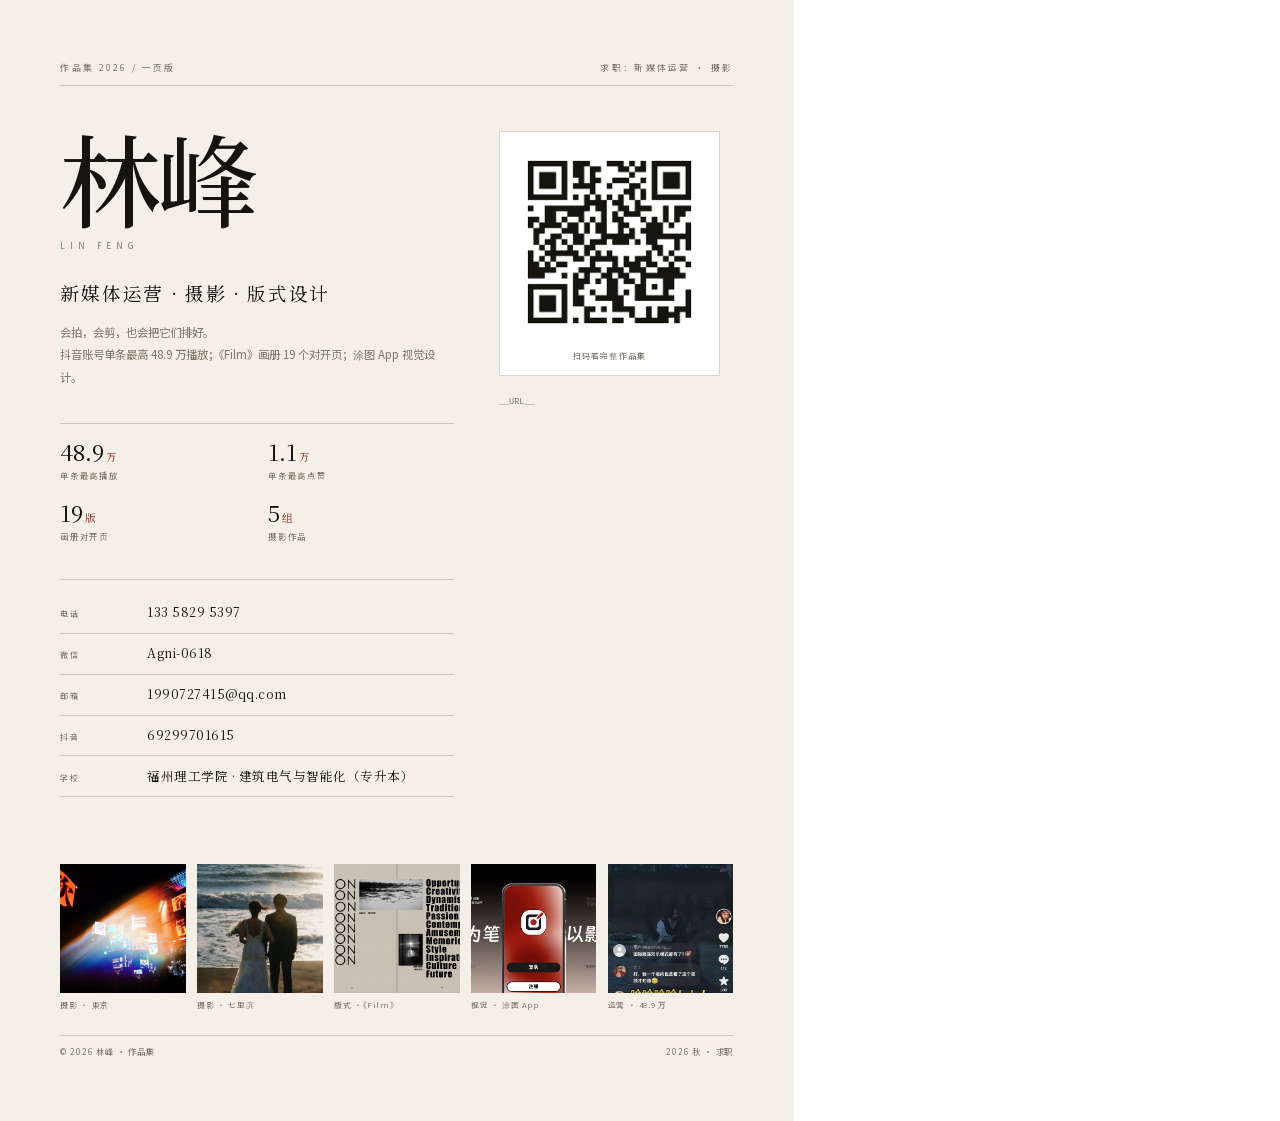
<file: card.html>
<!doctype html>
<html lang="zh-CN">
<head>
<meta charset="utf-8">
<title>林峰 · 作品集 2026 一页版</title>
<link rel="stylesheet" href="assets/css/print.css">
<style>
  .card{
    width:210mm;height:296.6mm;padding:16mm;background:var(--paper);
    display:flex;flex-direction:column;position:relative;
    -webkit-print-color-adjust:exact;print-color-adjust:exact;
  }
  .card-top{
    display:flex;justify-content:space-between;
    border-bottom:.35pt solid var(--line);padding-bottom:2.2mm;
    font-size:6.6pt;letter-spacing:.26em;color:var(--muted);text-transform:uppercase;
  }
  .card-main{flex:1;display:grid;grid-template-columns:1fr 62mm;gap:12mm;padding-top:12mm}
  .card h1{margin:0;font-family:var(--serif);font-weight:500;font-size:76pt;line-height:.9;letter-spacing:-.045em}
  .card .latin{margin-top:4mm;font-size:6.4pt;letter-spacing:.56em;color:var(--muted);text-transform:uppercase}
  .card .sub{margin-top:6mm;font-family:var(--serif);font-size:14pt;letter-spacing:.09em}
  .card .lead{margin-top:3mm;font-size:8.6pt;line-height:1.95;color:var(--muted)}
  .card .statline{
    display:grid;grid-template-columns:1fr 1fr;gap:4mm 6mm;
    margin-top:9mm;padding-top:4mm;border-top:.35pt solid var(--line);
  }
  .card .statline b{display:block;font-family:var(--serif);font-weight:400;font-size:17pt;line-height:1.1}
  .card .statline b small{font-size:8pt;color:var(--accent);margin-left:.4mm}
  .card .statline span{display:block;margin-top:1.4mm;font-size:6.2pt;letter-spacing:.2em;color:var(--muted)}
  .card .contact{margin-top:9mm;padding-top:3.4mm;border-top:.35pt solid var(--line)}
  .card .contact li{
    display:grid;grid-template-columns:20mm 1fr;gap:3mm;align-items:baseline;
    padding:2.2mm 0;border-bottom:.35pt solid var(--line);
  }
  .card .contact span{font-size:6pt;letter-spacing:.24em;color:var(--muted);text-transform:uppercase}
  .card .contact b{font-family:var(--serif);font-weight:400;font-size:9.4pt;letter-spacing:.04em}
  .card-right{display:flex;flex-direction:column;align-items:flex-start}
  .card-qr{background:#fff;padding:3mm;border:.35pt solid var(--line)}
  .card-qr img{width:52mm;height:52mm;display:block}
  .card-qr figcaption{margin-top:2.4mm;font-size:6pt;letter-spacing:.14em;color:var(--muted);text-transform:uppercase;text-align:center}
  .card-url{margin-top:5mm;font-family:var(--mono);font-size:6.4pt;line-height:1.7;color:var(--muted);word-break:break-all}
  .card-thumbs{display:grid;grid-template-columns:repeat(5,1fr);gap:3mm;margin-top:auto;padding-top:6mm}
  .card-thumbs img{width:100%;height:34mm;object-fit:cover;display:block}
  .card-thumbs figcaption{margin-top:1.4mm;font-size:5.8pt;letter-spacing:.08em;color:var(--muted)}
  .card-foot{
    margin-top:6mm;padding-top:2.4mm;border-top:.35pt solid var(--line);
    display:flex;justify-content:space-between;font-size:6.2pt;letter-spacing:.1em;color:var(--muted);
  }
</style>
</head>
<body>
<section class="card">
  <div class="card-top"><span>作品集 2026 <i>/</i> 一页版</span><span>求职：新媒体运营 · 摄影</span></div>

  <div class="card-main">
    <div>
      <h1>林峰</h1>
      <p class="latin">LIN FENG</p>
      <p class="sub">新媒体运营 · 摄影 · 版式设计</p>
      <p class="lead">会拍，会剪，也会把它们排好。<br>抖音账号单条最高 48.9 万播放；《Film》画册 19 个对开页；涂图 App 视觉设计。</p>

      <div class="statline">
        <div><b>48.9<small>万</small></b><span>单条最高播放</span></div>
        <div><b>1.1<small>万</small></b><span>单条最高点赞</span></div>
        <div><b>19<small>版</small></b><span>画册对开页</span></div>
        <div><b>5<small>组</small></b><span>摄影作品</span></div>
      </div>

      <ul class="contact">
        <li><span>电话</span><b>133 5829 5397</b></li>
        <li><span>微信</span><b>Agni-0618</b></li>
        <li><span>邮箱</span><b>1990727415@qq.com</b></li>
        <li><span>抖音</span><b>69299701615</b></li>
        <li><span>学校</span><b>福州理工学院 · 建筑电气与智能化（专升本）</b></li>
      </ul>
    </div>

    <div class="card-right">
      <figure class="card-qr">
        <img src="assets/img/qr-site.png" alt="作品集二维码">
        <figcaption>扫码看完整作品集</figcaption>
      </figure>
      <p class="card-url">__URL__</p>
    </div>
  </div>

  <div class="card-thumbs">
    <figure><img src="assets/img/photo/p2-s.jpg" alt="夜景"><figcaption>摄影 · 東京</figcaption></figure>
    <figure><img src="assets/img/photo/p1-s.jpg" alt="海边婚礼"><figcaption>摄影 · 七里滨</figcaption></figure>
    <figure><img src="assets/img/design/d04-s.jpg" alt="画册内页"><figcaption>版式 ·《Film》</figcaption></figure>
    <figure><img src="assets/img/ui/u01.jpg" alt="涂图 App 视觉设计"><figcaption>视觉 · 涂图 App</figcaption></figure>
    <figure><img src="assets/img/ops/op1.jpg" alt="抖音作品"><figcaption>运营 · 48.9 万</figcaption></figure>
  </div>

  <div class="card-foot"><span>© 2026 林峰 · 作品集</span><span>2026 秋 · 求职</span></div>
</section>
</body>
</html>
</file>
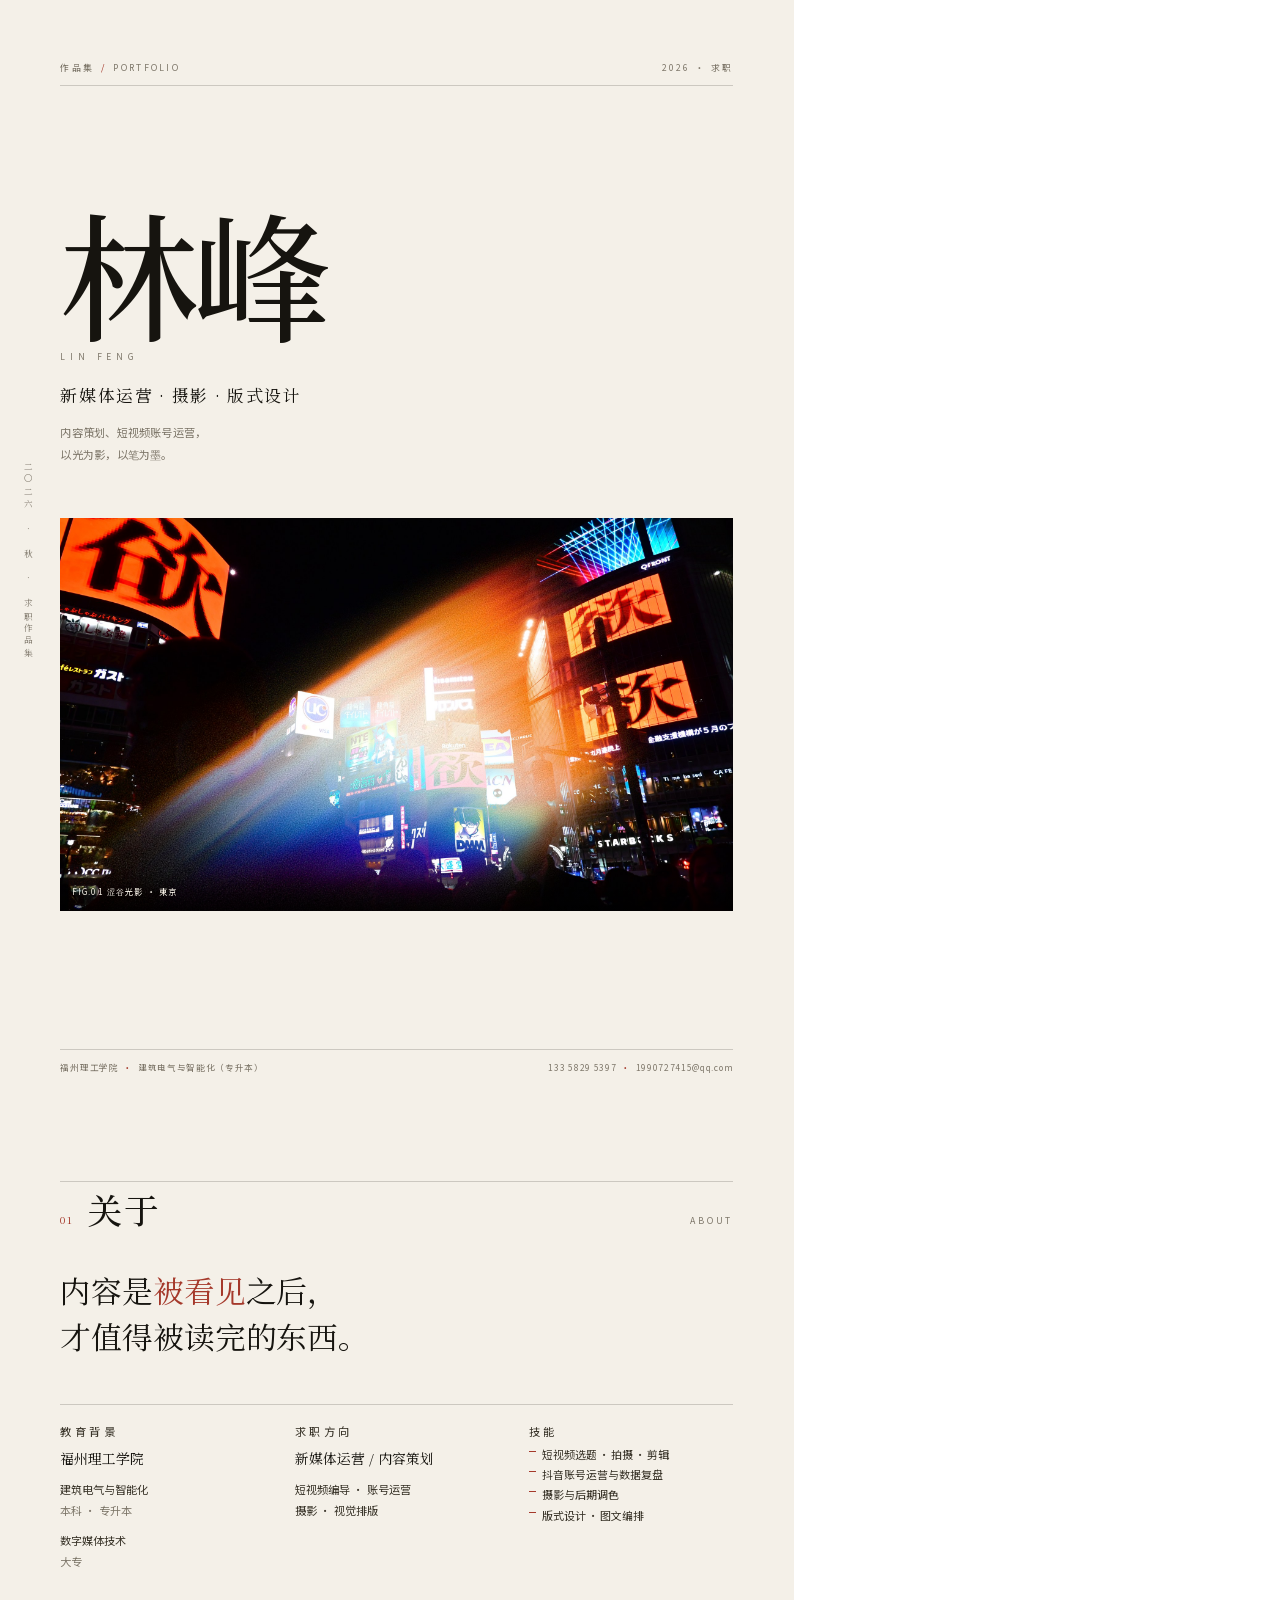
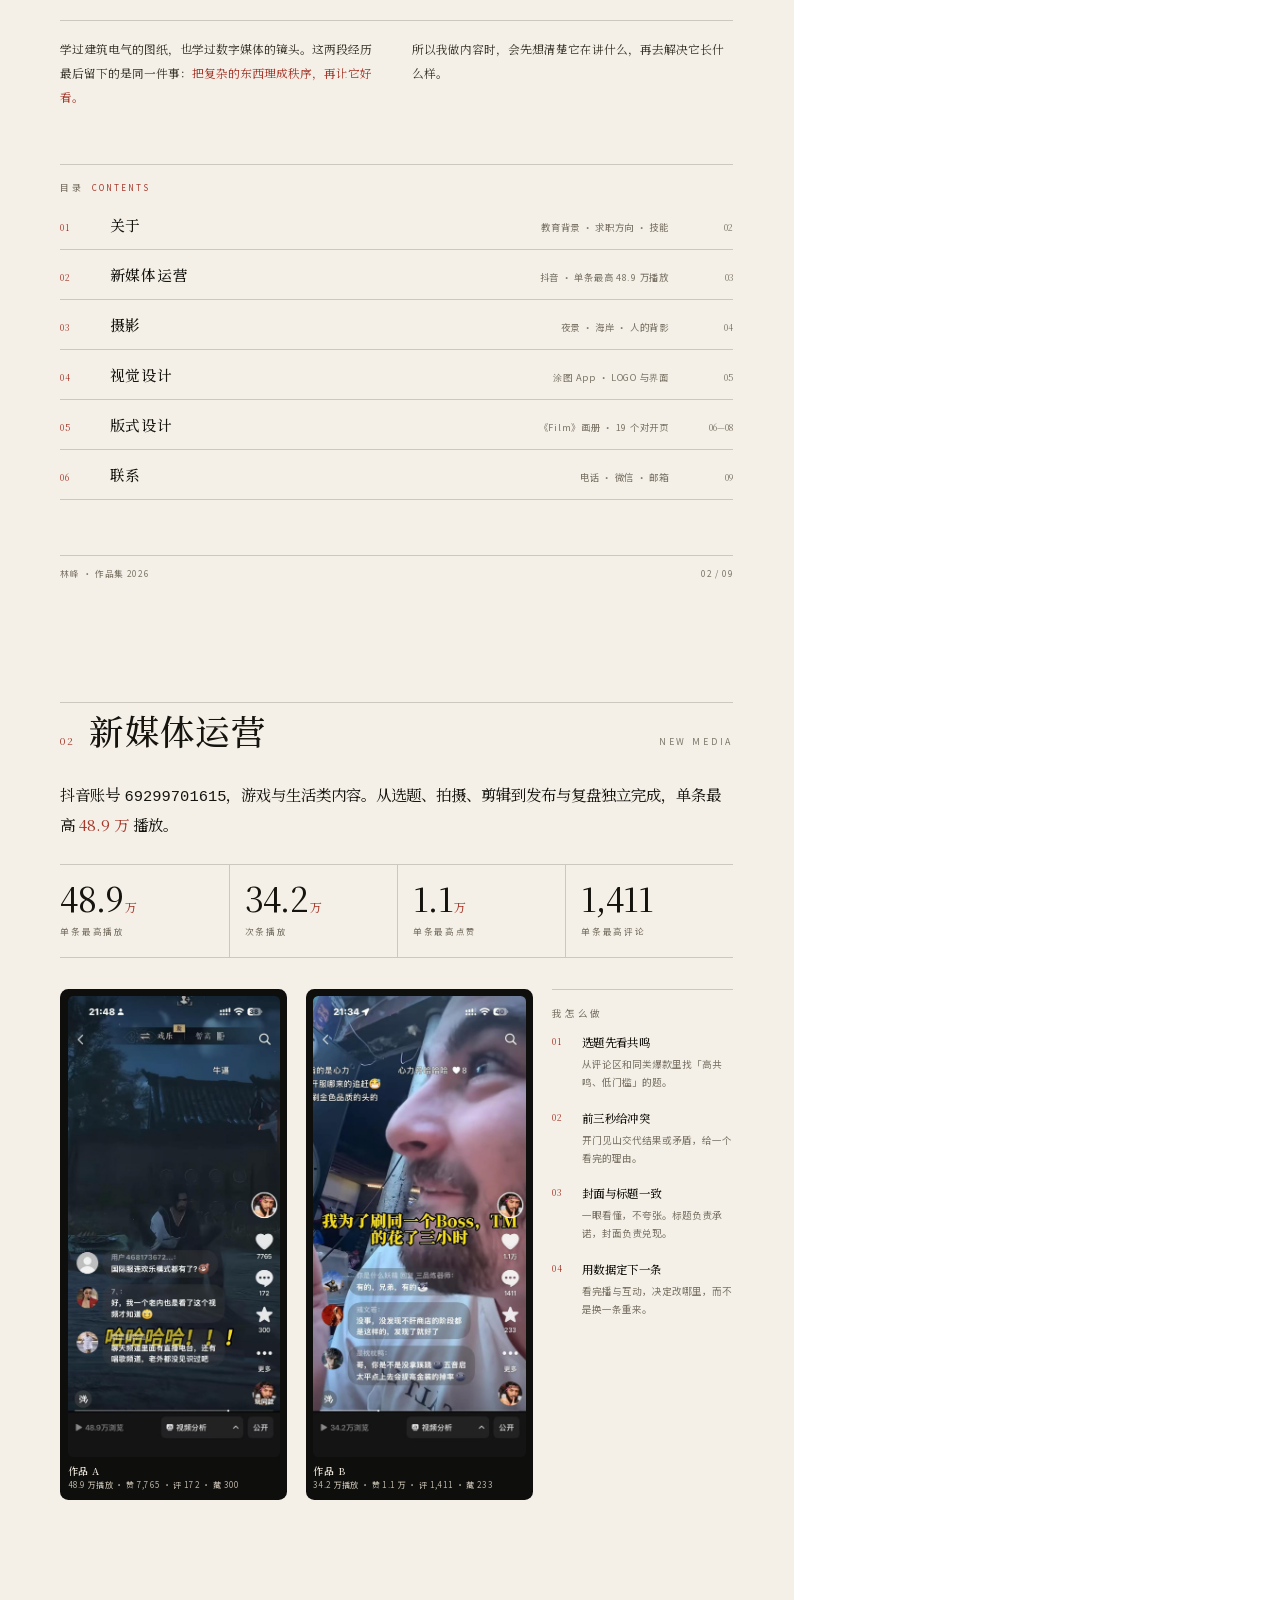
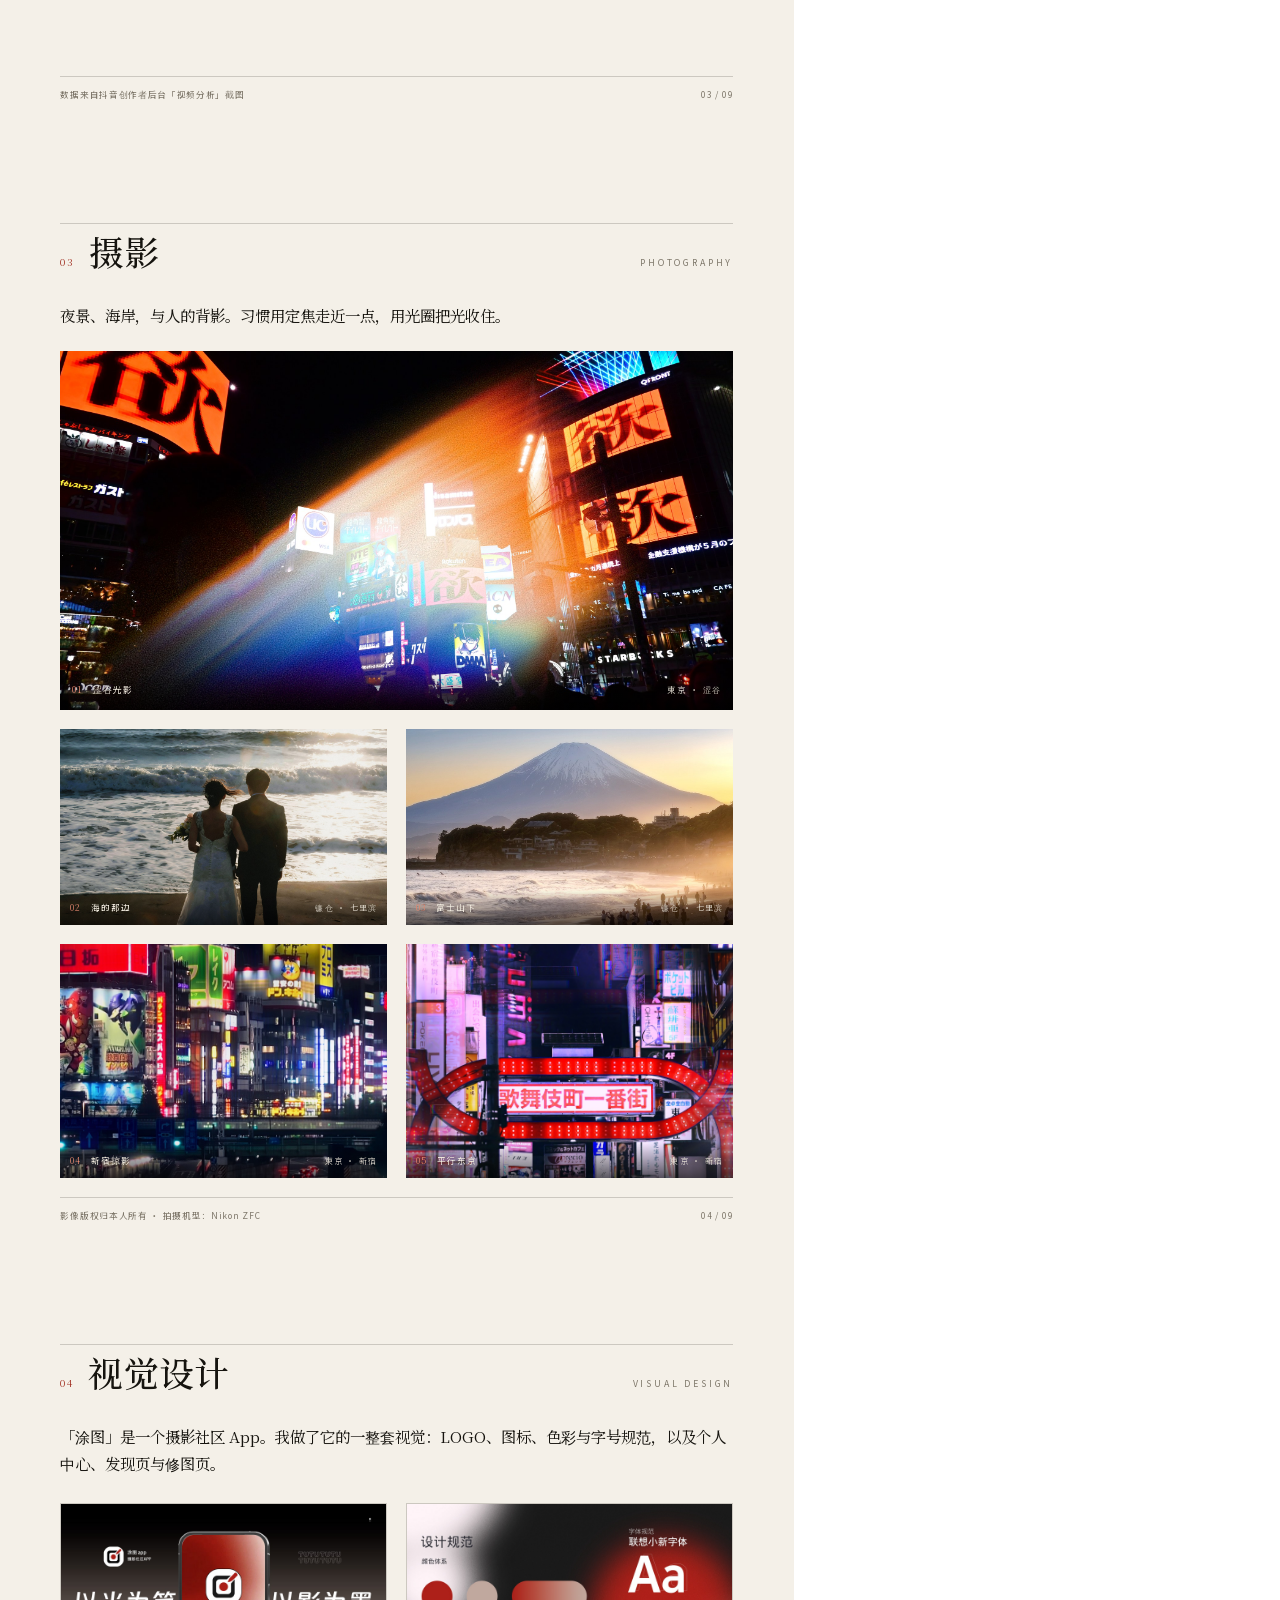
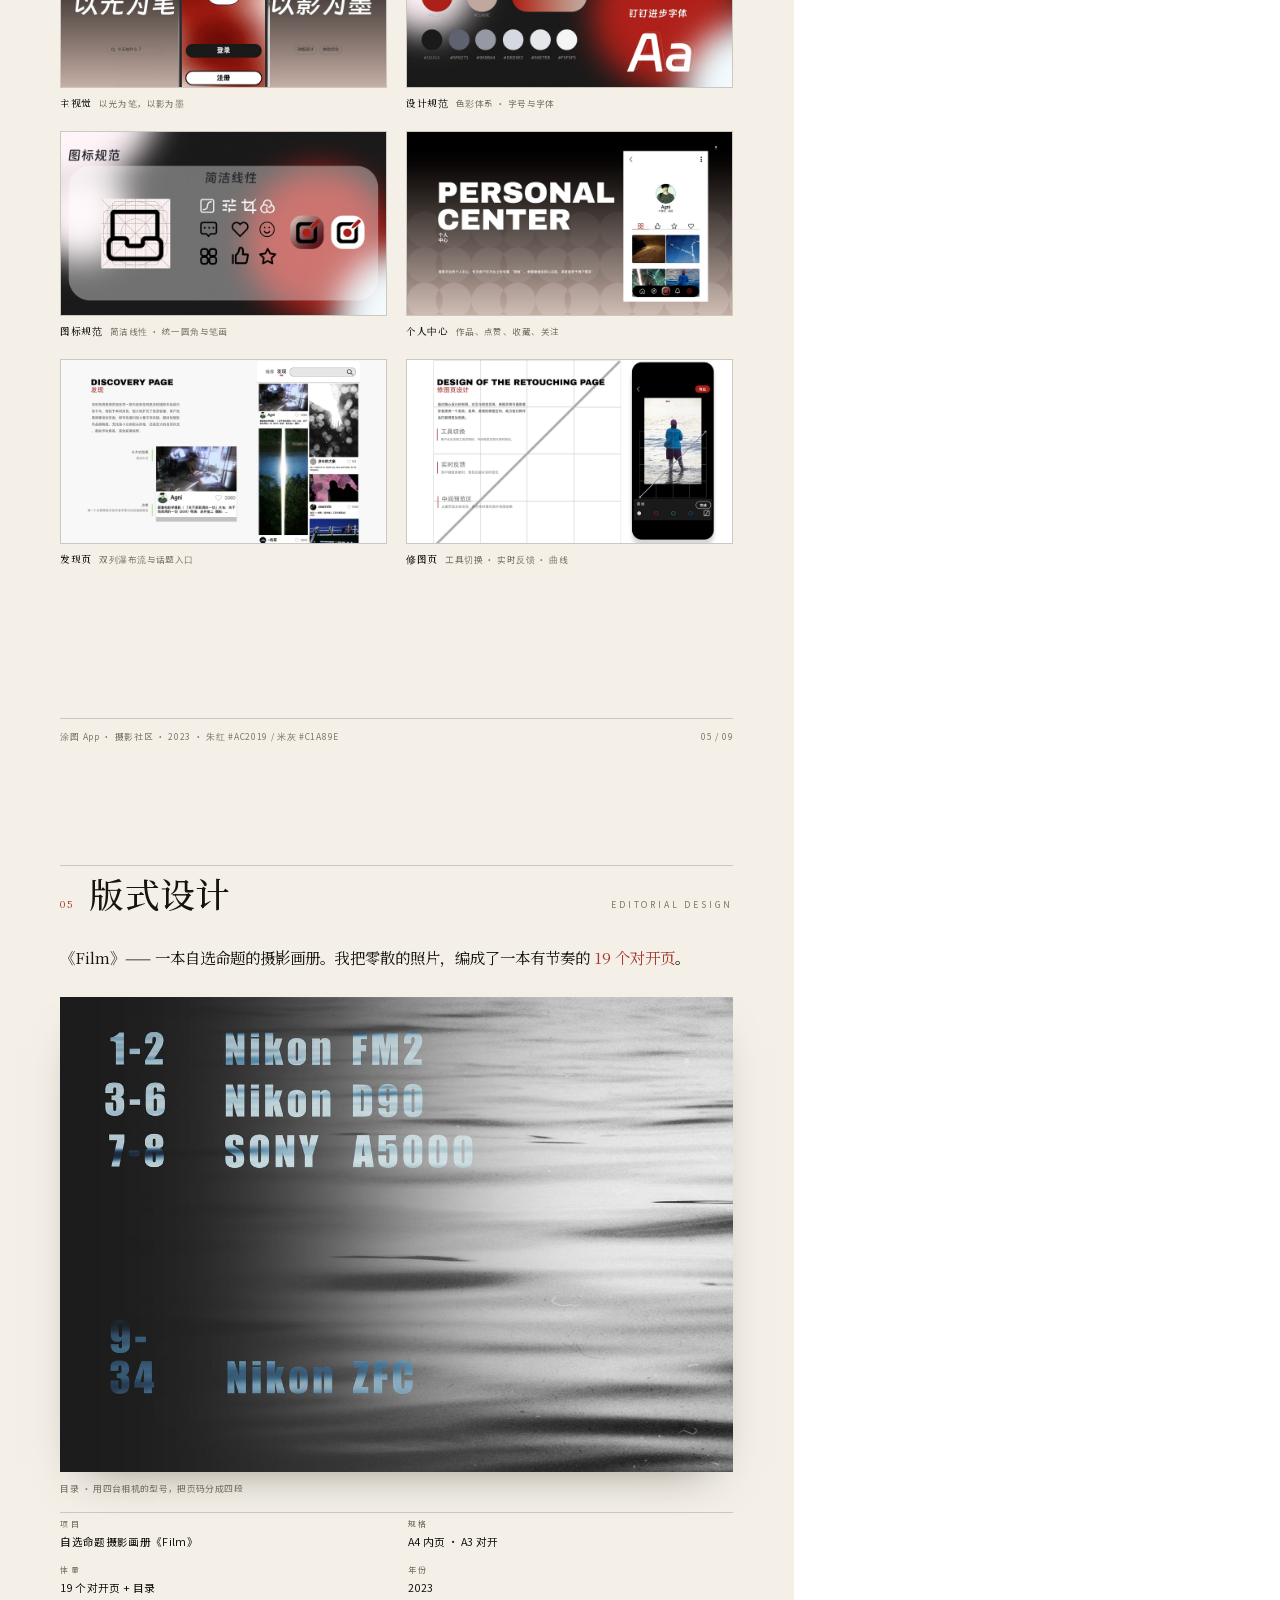
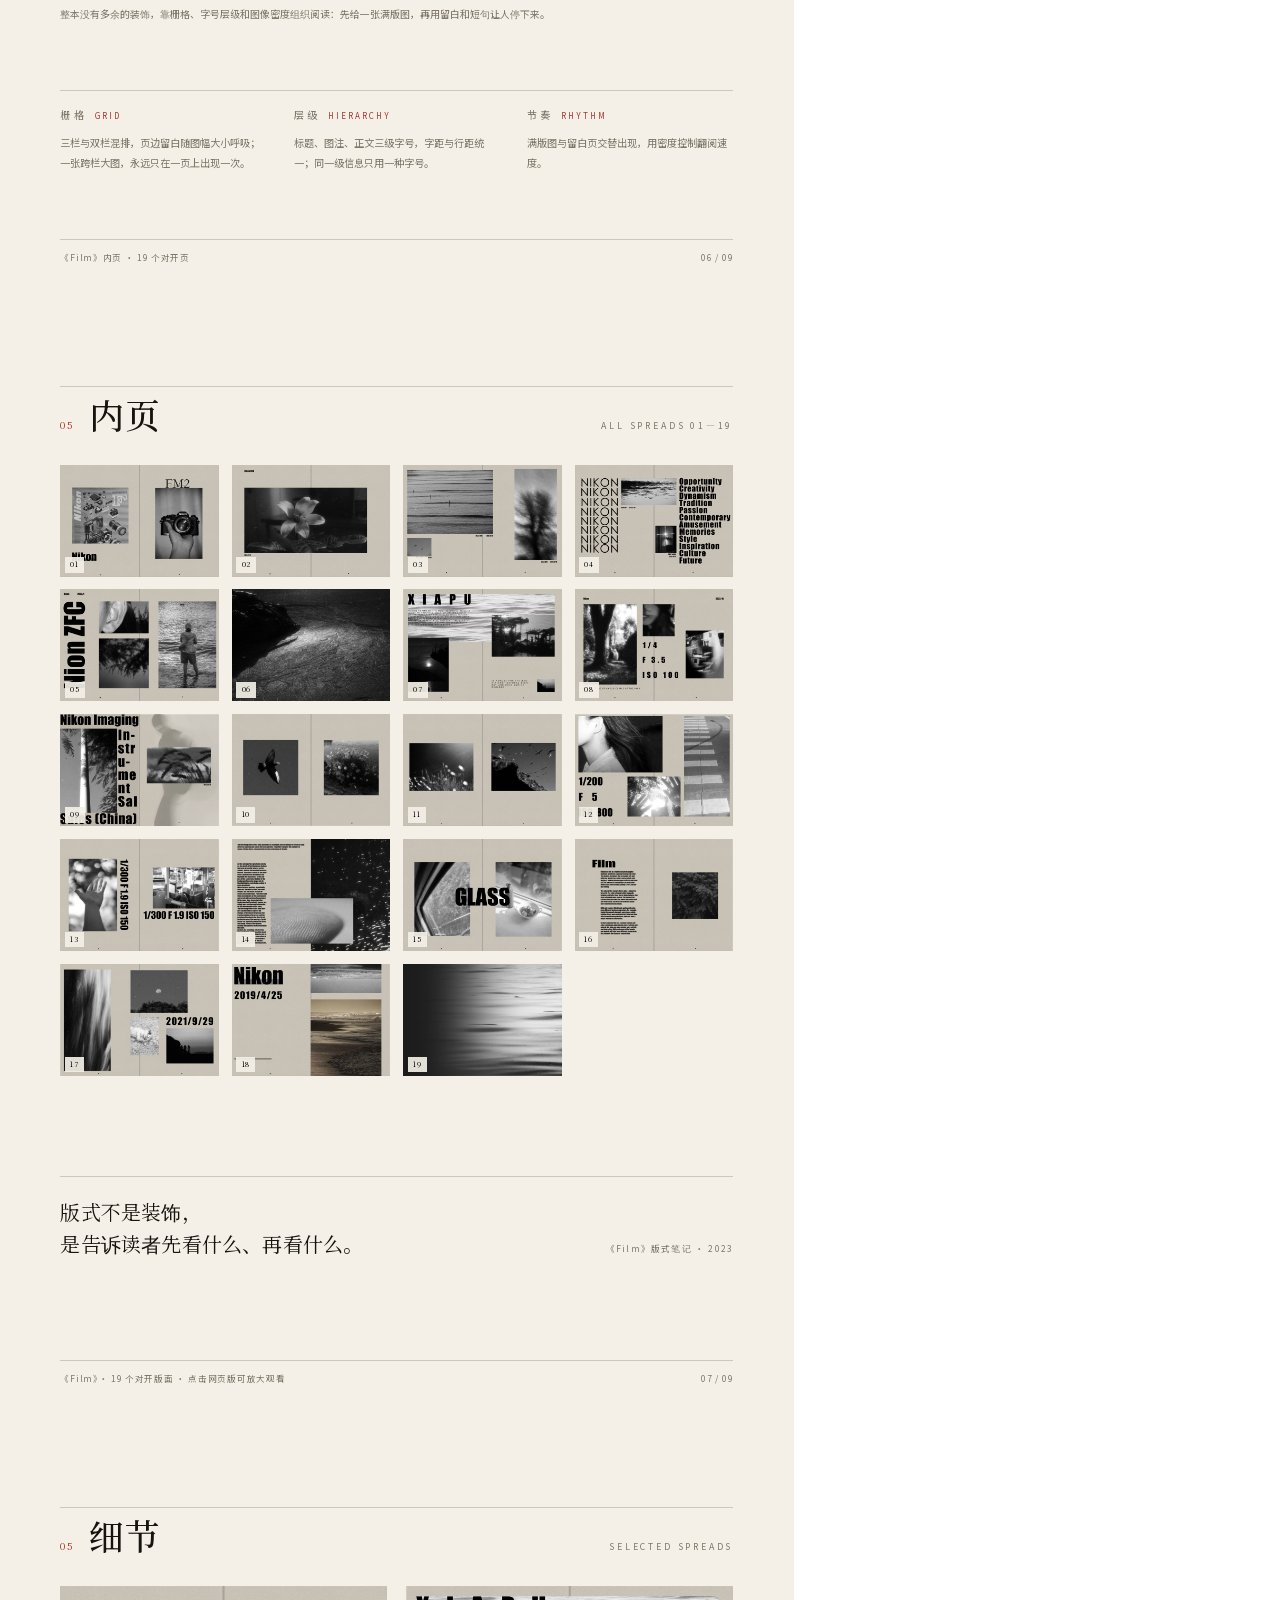
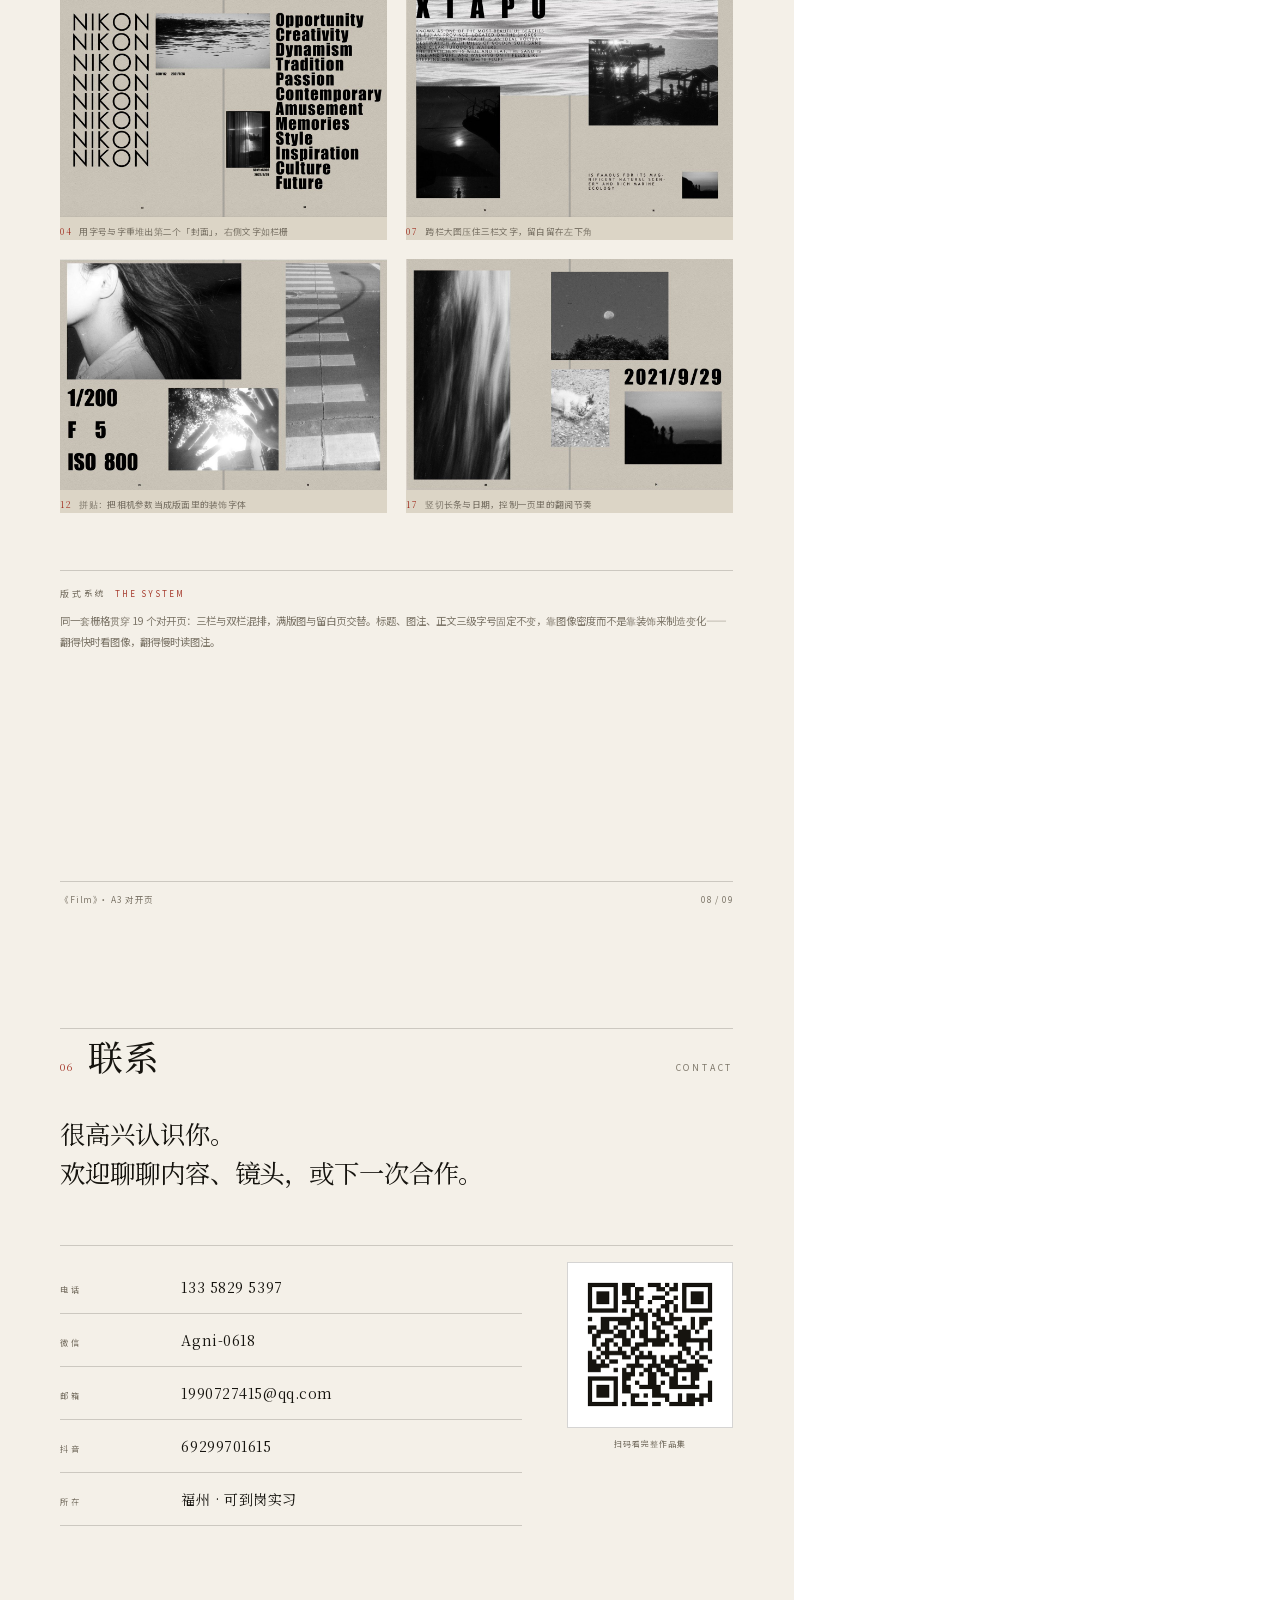
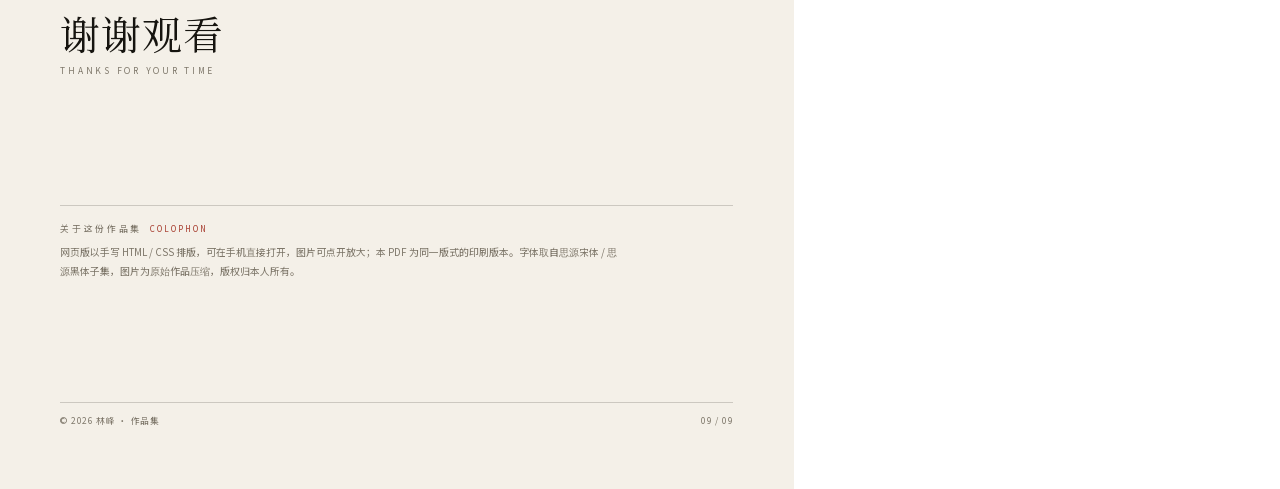
<file: print.html>
<!doctype html>
<html lang="zh-CN">
<head>
<meta charset="utf-8">
<title>林峰 · 作品集 2026（PDF）</title>
<link rel="stylesheet" href="assets/css/print.css">
</head>
<body>

<!-- ========== P1 封面 ========== -->
<section class="page pg-cover">
  <div class="pg-top">
    <span>作品集 <i>/</i> PORTFOLIO</span>
    <span>2026 · 求职</span>
  </div>
  <div class="pg-cover-body">
    <div class="pg-cover-copy">
      <h1>林峰</h1>
      <p class="pg-latin">LIN FENG</p>
      <p class="pg-sub">新媒体运营 <i>·</i> 摄影 <i>·</i> 版式设计</p>
      <p class="pg-desc">内容策划、短视频账号运营，<br>以光为影，以笔为墨。</p>
    </div>
    <figure class="pg-cover-photo">
      <img src="assets/img/photo/p2.jpg" alt="东京涩谷街头夜景">
      <figcaption>FIG.01 涩谷光影 · 東京</figcaption>
    </figure>
  </div>
  <div class="pg-cover-foot">
    <span>福州理工学院 <i>·</i> 建筑电气与智能化（专升本）</span>
    <span>133 5829 5397 <i>·</i> 1990727415@qq.com</span>
  </div>
  <span class="pg-vert">二〇二六 · 秋 · 求职作品集</span>
</section>

<!-- ========== P2 关于 ========== -->
<section class="page">
  <header class="pg-head">
    <span class="pg-no">01</span>
    <h2>关于</h2>
    <span class="pg-en">ABOUT</span>
  </header>
  <p class="pg-statement">内容是<span class="hl">被看见</span>之后，<br>才值得被读完的东西。</p>
  <div class="pg-cols-3">
    <div>
      <p class="pg-label">教育背景</p>
      <p class="pg-strong">福州理工学院</p>
      <p>建筑电气与智能化<br><span class="dim">本科 · 专升本</span></p>
      <p class="mt">数字媒体技术<br><span class="dim">大专</span></p>
    </div>
    <div>
      <p class="pg-label">求职方向</p>
      <p class="pg-strong">新媒体运营 / 内容策划</p>
      <p>短视频编导 · 账号运营<br>摄影 · 视觉排版</p>
    </div>
    <div>
      <p class="pg-label">技能</p>
      <ul class="pg-skills">
        <li>短视频选题 · 拍摄 · 剪辑</li>
        <li>抖音账号运营与数据复盘</li>
        <li>摄影与后期调色</li>
        <li>版式设计 · 图文编排</li>
      </ul>
    </div>
  </div>
  <div class="pg-note">
    <p>学过建筑电气的图纸，也学过数字媒体的镜头。这两段经历最后留下的是同一件事：<span class="hl">把复杂的东西理成秩序，再让它好看。</span></p>
    <p>所以我做内容时，会先想清楚它在讲什么，再去解决它长什么样。</p>
  </div>

  <div class="pg-toc">
    <p class="pg-label">目录 <em>CONTENTS</em></p>
    <ol>
      <li><span>01</span><b>关于</b><em>教育背景 · 求职方向 · 技能</em><i>02</i></li>
      <li><span>02</span><b>新媒体运营</b><em>抖音 · 单条最高 48.9 万播放</em><i>03</i></li>
      <li><span>03</span><b>摄影</b><em>夜景 · 海岸 · 人的背影</em><i>04</i></li>
      <li><span>04</span><b>视觉设计</b><em>涂图 App · LOGO 与界面</em><i>05</i></li>
      <li><span>05</span><b>版式设计</b><em>《Film》画册 · 19 个对开页</em><i>06—08</i></li>
      <li><span>06</span><b>联系</b><em>电话 · 微信 · 邮箱</em><i>09</i></li>
    </ol>
  </div>
  <footer class="pg-foot"><span>林峰 · 作品集 2026</span><span>02 / 09</span></footer>
</section>

<!-- ========== P3 新媒体 ========== -->
<section class="page">
  <header class="pg-head">
    <span class="pg-no">02</span>
    <h2>新媒体运营</h2>
    <span class="pg-en">NEW MEDIA</span>
  </header>
  <p class="pg-lead">抖音账号 <span class="mono">69299701615</span>，游戏与生活类内容。从选题、拍摄、剪辑到发布与复盘独立完成，单条最高 <span class="hl">48.9 万</span> 播放。</p>
  <div class="pg-stats">
    <div><b>48.9<small>万</small></b><span>单条最高播放</span></div>
    <div><b>34.2<small>万</small></b><span>次条播放</span></div>
    <div><b>1.1<small>万</small></b><span>单条最高点赞</span></div>
    <div><b>1,411</b><span>单条最高评论</span></div>
  </div>
  <div class="pg-media">
    <figure><img src="assets/img/ops/op1.jpg" alt="作品A后台数据 48.9万播放"><figcaption><b>作品 A</b> 48.9 万播放 · 赞 7,765 · 评 172 · 藏 300</figcaption></figure>
    <figure><img src="assets/img/ops/op2.jpg" alt="作品B后台数据 34.2万播放"><figcaption><b>作品 B</b> 34.2 万播放 · 赞 1.1 万 · 评 1,411 · 藏 233</figcaption></figure>
    <div class="pg-method">
      <p class="pg-label">我怎么做</p>
      <ol>
        <li><span>01</span><div><b>选题先看共鸣</b><p>从评论区和同类爆款里找「高共鸣、低门槛」的题。</p></div></li>
        <li><span>02</span><div><b>前三秒给冲突</b><p>开门见山交代结果或矛盾，给一个看完的理由。</p></div></li>
        <li><span>03</span><div><b>封面与标题一致</b><p>一眼看懂，不夸张。标题负责承诺，封面负责兑现。</p></div></li>
        <li><span>04</span><div><b>用数据定下一条</b><p>看完播与互动，决定改哪里，而不是换一条重来。</p></div></li>
      </ol>
    </div>
  </div>
  <footer class="pg-foot"><span>数据来自抖音创作者后台「视频分析」截图</span><span>03 / 09</span></footer>
</section>

<!-- ========== P4 摄影 ========== -->
<section class="page pg-photo">
  <header class="pg-head">
    <span class="pg-no">03</span>
    <h2>摄影</h2>
    <span class="pg-en">PHOTOGRAPHY</span>
  </header>
  <p class="pg-lead">夜景、海岸，与人的背影。习惯用定焦走近一点，用光圈把光收住。</p>
  <figure class="pg-band">
    <img src="assets/img/photo/p2.jpg" alt="东京涩谷街头霓虹">
    <figcaption><span>01</span> 涩谷光影 <em>東京 · 涩谷</em></figcaption>
  </figure>
  <div class="pg-photo-row">
    <figure><img src="assets/img/photo/p1.jpg" alt="海边黄昏婚礼"><figcaption><span>02</span> 海的那边 <em>镰仓 · 七里滨</em></figcaption></figure>
    <figure><img src="assets/img/photo/p5.jpg" alt="富士山与海"><figcaption><span>03</span> 富士山下 <em>镰仓 · 七里滨</em></figcaption></figure>
  </div>
  <div class="pg-photo-row pg-photo-row--two">
    <figure><img src="assets/img/photo/p3.jpg" alt="东京新宿街头霓虹竖构图"><figcaption><span>04</span> 新宿掠影 <em>東京 · 新宿</em></figcaption></figure>
    <figure><img src="assets/img/photo/p4.jpg" alt="歌舞伎町一番街"><figcaption><span>05</span> 平行东京 <em>東京 · 新宿</em></figcaption></figure>
  </div>
  <footer class="pg-foot"><span>影像版权归本人所有 · 拍摄机型：Nikon ZFC</span><span>04 / 09</span></footer>
</section>

<!-- ========== P8 视觉设计 ========== -->
<section class="page">
  <header class="pg-head">
    <span class="pg-no">04</span>
    <h2>视觉设计</h2>
    <span class="pg-en">VISUAL DESIGN</span>
  </header>
  <p class="pg-lead">「涂图」是一个摄影社区 App。我做了它的一整套视觉：LOGO、图标、色彩与字号规范，以及个人中心、发现页与修图页。</p>
  <div class="pg-ui">
    <figure><img src="assets/img/ui/u01.jpg" alt="涂图 App 主视觉"><figcaption><b>主视觉</b>以光为笔，以影为墨</figcaption></figure>
    <figure><img src="assets/img/ui/u03.jpg" alt="设计规范"><figcaption><b>设计规范</b>色彩体系 · 字号与字体</figcaption></figure>
    <figure><img src="assets/img/ui/u04.jpg" alt="图标规范"><figcaption><b>图标规范</b>简洁线性 · 统一圆角与笔画</figcaption></figure>
    <figure><img src="assets/img/ui/u05.jpg" alt="个人中心"><figcaption><b>个人中心</b>作品、点赞、收藏、关注</figcaption></figure>
    <figure><img src="assets/img/ui/u06.jpg" alt="发现页"><figcaption><b>发现页</b>双列瀑布流与话题入口</figcaption></figure>
    <figure><img src="assets/img/ui/u07.jpg" alt="修图页"><figcaption><b>修图页</b>工具切换 · 实时反馈 · 曲线</figcaption></figure>
  </div>
  <footer class="pg-foot"><span>涂图 App · 摄影社区 · 2023 · 朱红 #AC2019 / 米灰 #C1A89E</span><span>05 / 09</span></footer>
</section>

<!-- ========== P5 版式（项目页） ========== -->
<section class="page">
  <header class="pg-head">
    <span class="pg-no">05</span>
    <h2>版式设计</h2>
    <span class="pg-en">EDITORIAL DESIGN</span>
  </header>
  <p class="pg-lead">《Film》—— 一本自选命题的摄影画册。我把零散的照片，编成了一本有节奏的 <span class="hl">19 个对开页</span>。</p>
  <figure class="pg-book-full"><img src="assets/img/design/d-toc-s.jpg" alt="《Film》目录页"><figcaption>目录 · 用四台相机的型号，把页码分成四段</figcaption></figure>
  <dl class="pg-meta pg-meta--row">
    <div><dt>项目</dt><dd>自选命题摄影画册《Film》</dd></div>
    <div><dt>规格</dt><dd>A4 内页 · A3 对开</dd></div>
    <div><dt>体量</dt><dd>19 个对开页 + 目录</dd></div>
    <div><dt>年份</dt><dd>2023</dd></div>
  </dl>
  <p class="pg-book-note">整本没有多余的装饰，靠栅格、字号层级和图像密度组织阅读：先给一张满版图，再用留白和短句让人停下来。</p>
  <div class="pg-system">
    <div><p class="pg-label">栅格 <em>GRID</em></p><p>三栏与双栏混排，页边留白随图幅大小呼吸；一张跨栏大图，永远只在一页上出现一次。</p></div>
    <div><p class="pg-label">层级 <em>HIERARCHY</em></p><p>标题、图注、正文三级字号，字距与行距统一；同一级信息只用一种字号。</p></div>
    <div><p class="pg-label">节奏 <em>RHYTHM</em></p><p>满版图与留白页交替出现，用密度控制翻阅速度。</p></div>
  </div>
  <footer class="pg-foot"><span>《Film》内页 · 19 个对开页</span><span>06 / 09</span></footer>
</section>

<!-- ========== P6 版式（全部内页） ========== -->
<section class="page">
  <header class="pg-head">
    <span class="pg-no">05</span>
    <h2>内页</h2>
    <span class="pg-en">ALL SPREADS 01—19</span>
  </header>
  <div class="pg-spreads">
    <figure><img src="assets/img/design/d01-s.jpg" alt="内页01"><figcaption>01</figcaption></figure>
    <figure><img src="assets/img/design/d02-s.jpg" alt="内页02"><figcaption>02</figcaption></figure>
    <figure><img src="assets/img/design/d03-s.jpg" alt="内页03"><figcaption>03</figcaption></figure>
    <figure><img src="assets/img/design/d04-s.jpg" alt="内页04"><figcaption>04</figcaption></figure>
    <figure><img src="assets/img/design/d05-s.jpg" alt="内页05"><figcaption>05</figcaption></figure>
    <figure><img src="assets/img/design/d06-s.jpg" alt="内页06"><figcaption>06</figcaption></figure>
    <figure><img src="assets/img/design/d07-s.jpg" alt="内页07"><figcaption>07</figcaption></figure>
    <figure><img src="assets/img/design/d08-s.jpg" alt="内页08"><figcaption>08</figcaption></figure>
    <figure><img src="assets/img/design/d09-s.jpg" alt="内页09"><figcaption>09</figcaption></figure>
    <figure><img src="assets/img/design/d10-s.jpg" alt="内页10"><figcaption>10</figcaption></figure>
    <figure><img src="assets/img/design/d11-s.jpg" alt="内页11"><figcaption>11</figcaption></figure>
    <figure><img src="assets/img/design/d12-s.jpg" alt="内页12"><figcaption>12</figcaption></figure>
    <figure><img src="assets/img/design/d13-s.jpg" alt="内页13"><figcaption>13</figcaption></figure>
    <figure><img src="assets/img/design/d14-s.jpg" alt="内页14"><figcaption>14</figcaption></figure>
    <figure><img src="assets/img/design/d15-s.jpg" alt="内页15"><figcaption>15</figcaption></figure>
    <figure><img src="assets/img/design/d16-s.jpg" alt="内页16"><figcaption>16</figcaption></figure>
    <figure><img src="assets/img/design/d17-s.jpg" alt="内页17"><figcaption>17</figcaption></figure>
    <figure><img src="assets/img/design/d18-s.jpg" alt="内页18"><figcaption>18</figcaption></figure>
    <figure><img src="assets/img/design/d19-s.jpg" alt="内页19"><figcaption>19</figcaption></figure>
  </div>
  <div class="pg-quote">
    <p>版式不是装饰，<br>是告诉读者先看什么、再看什么。</p>
    <span>《Film》版式笔记 · 2023</span>
  </div>
  <footer class="pg-foot"><span>《Film》· 19 个对开版面 · 点击网页版可放大观看</span><span>07 / 09</span></footer>
</section>

<!-- ========== P7 版式（细节选看） ========== -->
<section class="page">
  <header class="pg-head">
    <span class="pg-no">05</span>
    <h2>细节</h2>
    <span class="pg-en">SELECTED SPREADS</span>
  </header>
  <div class="pg-detail">
    <figure><img src="assets/img/design/d04-s.jpg" alt="内页04"><figcaption><span>04</span>用字号与字重堆出第二个「封面」，右侧文字如栏栅</figcaption></figure>
    <figure><img src="assets/img/design/d07-s.jpg" alt="内页07"><figcaption><span>07</span>跨栏大图压住三栏文字，留白留在左下角</figcaption></figure>
    <figure><img src="assets/img/design/d12-s.jpg" alt="内页12"><figcaption><span>12</span>拼贴：把相机参数当成版面里的装饰字体</figcaption></figure>
    <figure><img src="assets/img/design/d17-s.jpg" alt="内页17"><figcaption><span>17</span>竖切长条与日期，控制一页里的翻阅节奏</figcaption></figure>
  </div>
  <div class="pg-detail-note">
    <p class="pg-label">版式系统 <em>THE SYSTEM</em></p>
    <p>同一套栅格贯穿 19 个对开页：三栏与双栏混排，满版图与留白页交替。标题、图注、正文三级字号固定不变，靠图像密度而不是靠装饰来制造变化——翻得快时看图像，翻得慢时读图注。</p>
  </div>
  <footer class="pg-foot"><span>《Film》· A3 对开页</span><span>08 / 09</span></footer>
</section>

<!-- ========== P9 联系 ========== -->
<section class="page">
  <header class="pg-head">
    <span class="pg-no">06</span>
    <h2>联系</h2>
    <span class="pg-en">CONTACT</span>
  </header>
  <p class="pg-statement pg-statement--sm">很高兴认识你。<br>欢迎聊聊内容、镜头，或下一次合作。</p>
  <div class="pg-contact">
    <ul>
      <li><span>电话</span><b>133 5829 5397</b></li>
      <li><span>微信</span><b>Agni-0618</b></li>
      <li><span>邮箱</span><b>1990727415@qq.com</b></li>
      <li><span>抖音</span><b>69299701615</b></li>
      <li><span>所在</span><b>福州 · 可到岗实习</b></li>
    </ul>
    <figure class="pg-qr"><img src="assets/img/qr-site.png" alt="作品集二维码"><figcaption>扫码看完整作品集</figcaption></figure>
  </div>
  <p class="pg-thanks">谢谢观看<span>THANKS FOR YOUR TIME</span></p>
  <div class="pg-colophon">
    <p class="pg-label">关于这份作品集 <em>COLOPHON</em></p>
    <p>网页版以手写 HTML / CSS 排版，可在手机直接打开，图片可点开放大；本 PDF 为同一版式的印刷版本。字体取自思源宋体 / 思源黑体子集，图片为原始作品压缩，版权归本人所有。</p>
  </div>
  <footer class="pg-foot"><span>© 2026 林峰 · 作品集</span><span>09 / 09</span></footer>
</section>

</body>
</html>
</file>
<file: assets/css/site.css>
@charset "utf-8";

/* =========================================================
   林峰 · 作品集 2026
   手写版式系统 —— 宋/黑双家族 + 纸感底色 + 发丝线
   ========================================================= */

@font-face{
  font-family:"Serif SC";
  src:url("../fonts/serif.woff2") format("woff2");
  font-weight:200 900; font-style:normal; font-display:swap;
}
@font-face{
  font-family:"Sans SC";
  src:url("../fonts/sans.woff2") format("woff2");
  font-weight:200 900; font-style:normal; font-display:swap;
}

:root{
  --paper:#F4F0E8;
  --paper-2:#EDE7DB;
  --ink:#16140F;
  --ink-2:#3B362B;
  --muted:#7E776A;
  --line:rgba(22,20,15,.16);
  --accent:#A5392B;

  --serif:"Serif SC","Noto Serif SC","Songti SC","STSong",SimSun,serif;
  --sans:"Sans SC","Noto Sans SC","PingFang SC","Microsoft YaHei",sans-serif;
  --mono:ui-monospace,"SF Mono","Cascadia Mono",Consolas,"Liberation Mono",monospace;

  --pad:clamp(18px,4.4vw,72px);
  --gutter:max(var(--pad),calc((100vw - 1560px) / 2 + var(--pad)));
  --ease:cubic-bezier(.2,.65,.2,1);
  --ease-out:cubic-bezier(.16,1,.3,1);
}

*,*::before,*::after{box-sizing:border-box}

html{
  scroll-behavior:smooth;
  scrollbar-width:thin;
  scrollbar-color:rgba(22,20,15,.25) transparent;
  -webkit-text-size-adjust:100%;
}
body{
  margin:0;
  background:var(--paper);
  color:var(--ink);
  font-family:var(--sans);
  font-size:clamp(15px,1.02vw,16.5px);
  line-height:1.85;
  font-weight:400;
  letter-spacing:.008em;
  -webkit-font-smoothing:antialiased;
  -moz-osx-font-smoothing:grayscale;
  text-rendering:optimizeLegibility;
  overflow-x:hidden;
}
/* 纸面颗粒 */
body::before{
  content:"";
  position:fixed; inset:0; z-index:1; pointer-events:none;
  opacity:.035;
  background-image:url("data:image/svg+xml;utf8,<svg xmlns='http://www.w3.org/2000/svg' width='240' height='240'><filter id='n'><feTurbulence type='fractalNoise' baseFrequency='.82' numOctaves='3' stitchTiles='stitch'/><feColorMatrix type='saturate' values='0'/></filter><rect width='240' height='240' filter='url(%23n)'/></svg>");
  background-size:240px 240px;
  mix-blend-mode:multiply;
}

img{max-width:100%;height:auto}
figure{margin:0}
a{color:inherit;text-decoration:none}
button{font:inherit;color:inherit}
::selection{background:var(--accent);color:#fff}
:focus-visible{outline:1px solid var(--accent);outline-offset:4px}
::-webkit-scrollbar{width:10px;height:10px}
::-webkit-scrollbar-thumb{background:rgba(22,20,15,.22)}
::-webkit-scrollbar-track{background:transparent}

.hl{color:var(--accent)}
.sep{color:var(--accent);padding:0 .18em}
.dim{color:var(--muted)}
.mono{font-family:var(--mono);font-size:.9em;letter-spacing:.01em}

/* ---------- 顶部进度 / 导航 / 侧栏 ---------- */
.progress{
  position:fixed; top:0; left:0; z-index:90;
  height:2px; width:0; background:var(--accent);
  transition:width .12s linear;
}
.nav{
  position:fixed; top:0; left:0; right:0; z-index:80;
  display:flex; align-items:center; justify-content:space-between; gap:24px;
  padding:11px var(--gutter);
  background:rgba(244,240,232,.84);
  -webkit-backdrop-filter:saturate(150%) blur(16px);
  backdrop-filter:saturate(150%) blur(16px);
  border-bottom:1px solid var(--line);
  transform:translateY(-101%);
  transition:transform .65s var(--ease),background .45s,border-color .45s,color .45s;
}
.nav.is-shown{transform:translateY(0)}
body[data-theme="dark"] .nav{
  background:rgba(10,10,9,.72);
  border-bottom-color:rgba(239,233,221,.12);
  color:#EFE9DD;
}
.nav-brand{display:flex;align-items:baseline;gap:10px}
.nav-cn{font-family:var(--serif);font-size:17px;letter-spacing:.14em;font-weight:500}
.nav-en{font-size:9px;letter-spacing:.36em;color:var(--muted);text-transform:uppercase}
body[data-theme="dark"] .nav-en{color:rgba(239,233,221,.55)}
.nav-links{display:flex;gap:clamp(14px,2vw,32px)}
.nav-links a{
  position:relative; padding-bottom:3px;
  font-size:12px; letter-spacing:.1em; opacity:.78;
  transition:opacity .3s;
}
.nav-links a i{
  font-family:var(--serif); font-style:normal; font-size:9px;
  color:var(--accent); margin-right:5px; letter-spacing:.04em;
}
.nav-links a::after{
  content:""; position:absolute; left:0; right:100%; bottom:0;
  height:1px; background:currentColor; transition:right .5s var(--ease);
}
.nav-links a:hover{opacity:1}
.nav-links a:hover::after,.nav-links a.is-active::after{right:0}
.nav-links a.is-active{opacity:1}
.nav-mail{
  font-family:var(--mono); font-size:10.5px; letter-spacing:.02em; opacity:.62;
  transition:opacity .3s,color .3s;
}
.nav-mail:hover{opacity:1;color:var(--accent)}
.nav-index{
  display:none;
  font-size:12px; letter-spacing:.14em; padding:3px 0;
  border-bottom:1px solid currentColor;
}
.nav-index span{font-size:8.5px;letter-spacing:.24em;opacity:.55;margin-left:6px}

.rail{
  position:fixed; right:clamp(6px,.9vw,16px); top:50%; z-index:70;
  transform:translateY(-50%);
  display:flex; flex-direction:column; align-items:flex-end; gap:15px;
}
.rail-dot{
  display:block; width:16px; height:1px;
  background:rgba(22,20,15,.24);
  position:relative; cursor:pointer;
  transition:width .45s var(--ease),background .45s;
}
.rail-dot b{
  position:absolute; right:calc(100% + 9px); top:-6px;
  font-family:var(--serif); font-weight:400; font-size:9px;
  letter-spacing:.1em; color:var(--muted); white-space:nowrap;
  opacity:0; transition:opacity .35s;
}
.rail-dot.is-active{width:24px;background:var(--accent)}
.rail-dot.is-active b{opacity:1}
body[data-theme="dark"] .rail-dot{background:rgba(239,233,221,.26)}
body[data-theme="dark"] .rail-dot.is-active{background:#C4553F}
body[data-theme="dark"] .rail-dot b{color:rgba(239,233,221,.6)}

/* ---------- 通用节 ---------- */
.sec{
  position:relative;
  padding:clamp(76px,11vw,168px) var(--gutter);
  scroll-margin-top:64px;
}
.sec-head{
  display:grid;
  grid-template-columns:auto minmax(0,1fr) auto;
  align-items:baseline;
  gap:clamp(12px,2vw,28px);
  padding-top:clamp(12px,1.5vw,22px);
  border-top:1px solid var(--ln,var(--line));
  margin-bottom:clamp(34px,5.5vw,84px);
}
.sec-no{
  font-family:var(--serif); font-size:12px; letter-spacing:.14em;
  color:var(--accent); white-space:nowrap;
}
.sec-title{
  margin:0;
  font-family:var(--serif); font-weight:500;
  font-size:clamp(28px,4.2vw,58px);
  line-height:1.02; letter-spacing:.01em;
}
.sec-en{
  font-size:10px; letter-spacing:.34em; text-transform:uppercase;
  color:var(--muted);
}
.col-label{
  margin:0 0 clamp(14px,1.8vw,22px);
  font-size:10.5px; font-weight:500; letter-spacing:.3em;
  color:var(--muted); text-transform:uppercase;
}
.col-label i{
  font-style:normal; font-size:9px; letter-spacing:.24em;
  color:var(--accent); margin-left:9px;
}

/* 深色节 */
.sec-dark{
  --bg:#0B0B0A; --fg:#EFE9DD;
  --ln:rgba(239,233,221,.16); --muted:#8E8678; --accent:#C4553F;
  background:var(--bg); color:var(--fg);
}
.sec-dark .sec-title{color:var(--fg)}
.sec-dark .hl{color:#D8765E}

/* 入场 */
.js .reveal{
  opacity:0; transform:translateY(22px);
  transition:opacity 1.05s var(--ease-out),transform 1.05s var(--ease-out);
  transition-delay:var(--d,0ms);
}
.js .reveal.is-in{opacity:1;transform:none}

/* ---------- 封面 ---------- */
.cover{
  position:relative;
  min-height:100svh;
  display:grid;
  grid-template-columns:minmax(0,1fr) clamp(300px,42vw,640px);
  grid-template-rows:auto 1fr auto;
  column-gap:clamp(20px,4vw,72px);
  padding:clamp(16px,2.4vw,34px) var(--gutter) clamp(18px,2.6vw,36px);
  background:var(--paper);
  overflow:hidden;
}
.cover-top{
  grid-column:1/-1; grid-row:1;
  display:flex; justify-content:space-between; gap:20px;
  padding-bottom:clamp(9px,1vw,15px);
  border-bottom:1px solid var(--line);
}
.micro{
  margin:0;
  font-size:10px; letter-spacing:.26em; text-transform:uppercase;
  color:var(--muted);
}
.micro .dot{color:var(--accent);padding:0 .2em}
.micro-r{text-align:right}
.cover-main{display:contents}
.cover-copy{
  grid-column:1; grid-row:2;
  align-self:end;
  padding-bottom:clamp(16px,4vh,54px);
}
.cover-title{
  margin:0;
  font-family:var(--serif); font-weight:500;
  font-size:clamp(84px,16.2vw,238px);
  line-height:.86; letter-spacing:-.05em;
}
.cover-title .cn{display:block}
.cover-title .en{
  display:block;
  margin-top:clamp(20px,3.4vh,42px);
  font-family:var(--sans); font-weight:400;
  font-size:clamp(9px,.85vw,12px);
  letter-spacing:.56em; color:var(--muted);
}
.cover-sub{
  margin:clamp(18px,3vh,32px) 0 0;
  font-family:var(--serif);
  font-size:clamp(15px,1.3vw,20px);
  letter-spacing:.12em;
}
.cover-desc{
  margin:clamp(12px,1.8vh,18px) 0 0;
  font-size:clamp(12.5px,.92vw,14px);
  line-height:2; color:var(--muted); letter-spacing:.03em;
}
.cover-photo{
  grid-column:2; grid-row:2;
  position:relative;
  display:flex; flex-direction:column;
  margin:0;
  padding-top:clamp(10px,1.4vw,22px);
  min-height:0;
}
.cover-photo img{
  flex:1 1 auto; min-height:0;
  width:100%; height:auto; aspect-ratio:auto;
  object-fit:cover; object-position:50% 52%;
  filter:saturate(.94) contrast(1.02);
}
.cover-photo figcaption{
  display:flex; gap:10px; align-items:baseline;
  margin-top:9px;
  font-size:10px; letter-spacing:.14em; color:var(--muted);
}
.cover-photo figcaption span{
  font-family:var(--serif); color:var(--accent); letter-spacing:.12em;
}
.cover-foot{
  grid-column:1/-1; grid-row:3;
  display:flex; align-items:flex-end; justify-content:space-between; gap:24px;
  padding-top:clamp(9px,1.1vw,16px);
  border-top:1px solid var(--line);
  font-size:11px; letter-spacing:.08em; color:var(--muted);
}
.cover-foot p{margin:0}
.scroll-hint{display:flex;align-items:center;gap:12px}
.scroll-line{
  display:block; width:52px; height:1px; background:var(--ink);
  transform-origin:left center;
  animation:scrollhint 2.6s var(--ease) infinite;
}
@keyframes scrollhint{
  0%{transform:scaleX(.15);opacity:.35}
  45%{transform:scaleX(1);opacity:1}
  100%{transform:scaleX(.15);opacity:.35}
}
.cover-vert{
  position:absolute; left:calc(var(--gutter) * .12); top:50%;
  transform:translateY(-50%);
  writing-mode:vertical-rl; text-orientation:upright;
  font-family:var(--serif); font-size:10.5px; letter-spacing:.42em;
  color:var(--muted); opacity:.8; pointer-events:none;
}

/* ---------- 目录 ---------- */
.sec-index{background:var(--paper)}
.index-body{
  display:grid;
  grid-template-columns:minmax(0,.92fr) minmax(0,1.18fr);
  gap:clamp(30px,6vw,120px);
  align-items:start;
}
.index-lead{
  margin:0;
  font-family:var(--serif); font-weight:400;
  font-size:clamp(30px,4.1vw,58px);
  line-height:1.3; letter-spacing:-.01em;
}
.toc{list-style:none;margin:0;padding:0}
.toc li a{
  position:relative;
  display:grid;
  grid-template-columns:auto minmax(0,auto) auto 1fr auto;
  align-items:baseline;
  gap:clamp(10px,1.6vw,24px);
  padding:clamp(15px,1.9vw,25px) 0;
  border-top:1px solid var(--line);
  transition:padding-left .5s var(--ease),color .4s;
}
.toc li:last-child a{border-bottom:1px solid var(--line)}
.toc li a::before{
  content:""; position:absolute; inset:0 -10px;
  background:rgba(165,57,43,.045);
  opacity:0; transition:opacity .4s;
}
.toc li a:hover{padding-left:10px}
.toc li a:hover::before{opacity:1}
.toc-no{
  font-family:var(--serif); font-size:11.5px; letter-spacing:.1em;
  color:var(--accent);
}
.toc-cn{
  font-family:var(--serif); font-weight:500;
  font-size:clamp(19px,2vw,28px); letter-spacing:.03em;
}
.toc-en{
  font-size:9.5px; letter-spacing:.28em; text-transform:uppercase;
  color:var(--muted); justify-self:start;
}
.toc-meta{
  font-size:11px; letter-spacing:.06em; color:var(--muted);
  text-align:right; justify-self:end;
}
.toc-arrow{
  font-size:13px; color:var(--muted); line-height:1;
  transition:transform .5s var(--ease),color .4s;
}
.toc li a:hover .toc-arrow{transform:translate(3px,-3px);color:var(--accent)}

/* ---------- 01 关于 ---------- */
.statement{
  margin:0 0 clamp(44px,7vw,96px);
  max-width:15em;
  font-family:var(--serif); font-weight:400;
  font-size:clamp(27px,3.9vw,56px);
  line-height:1.42; letter-spacing:-.005em;
}
.about-grid{
  display:grid;
  grid-template-columns:repeat(3,minmax(0,1fr));
  gap:clamp(22px,4vw,72px);
  border-top:1px solid var(--line);
}
.about-col{padding-top:clamp(14px,1.9vw,26px)}
.about-col p{margin:0 0 4px;font-size:14px;line-height:1.9;letter-spacing:.02em;color:var(--ink-2)}
.about-strong{font-family:var(--serif);font-size:clamp(16px,1.35vw,20px);color:var(--ink);margin-bottom:8px !important}
.about-gap{margin-top:14px !important}
.skills{list-style:none;margin:0;padding:0;display:grid;gap:7px}
.skills li{position:relative;padding-left:15px;font-size:13.5px;line-height:1.8;color:var(--ink-2)}
.skills li::before{
  content:""; position:absolute; left:0; top:.78em;
  width:7px; height:1px; background:var(--accent);
}
.about-note{
  display:grid; grid-template-columns:1fr 1fr;
  gap:clamp(24px,5vw,80px);
  margin-top:clamp(44px,7vw,92px);
  padding-top:clamp(22px,3vw,38px);
  border-top:1px solid var(--line);
}
.about-note p{
  margin:0; font-family:var(--serif);
  font-size:clamp(14.5px,1.12vw,17px); line-height:2.05; color:var(--ink-2);
}

/* ---------- 02 新媒体 ---------- */
.media-lead{
  margin:0 0 clamp(34px,5.5vw,76px);
  max-width:36em;
  font-family:var(--serif); font-weight:400;
  font-size:clamp(19px,2.05vw,29px);
  line-height:1.78;
}
.media-lead .mono{
  color:var(--muted);
  border-bottom:1px solid var(--ln); padding-bottom:2px;
}
.stats{
  display:grid; grid-template-columns:repeat(4,minmax(0,1fr));
  border-top:1px solid var(--ln); border-bottom:1px solid var(--ln);
  margin-bottom:clamp(38px,6vw,84px);
}
.stat{padding:clamp(18px,2.5vw,34px) clamp(8px,1.2vw,20px) clamp(18px,2.5vw,34px) 0}
.stat + .stat{padding-left:clamp(10px,1.6vw,26px);border-left:1px solid var(--ln)}
.stat-num{
  display:flex; align-items:baseline; gap:3px;
  font-family:var(--serif); font-weight:400;
  font-size:clamp(36px,4.8vw,70px);
  line-height:.95; letter-spacing:-.025em;
  font-variant-numeric:tabular-nums;
}
.stat-num small{font-size:.34em;color:var(--accent);letter-spacing:.02em}
.stat-label{display:block;margin-top:clamp(10px,1.4vw,16px);font-size:11px;letter-spacing:.22em;color:var(--muted)}
.media-works{
  display:grid;
  grid-template-columns:minmax(0,1fr) minmax(0,1fr) minmax(0,1.3fr);
  gap:clamp(18px,3vw,44px);
  align-items:start;
}
.phone{position:relative}
.phone-body{
  position:relative;
  border:1px solid var(--ln);
  border-radius:22px;
  overflow:hidden;
  background:#000;
  box-shadow:0 40px 70px -50px rgba(0,0,0,.9);
}
.phone-body::after{
  content:""; position:absolute; inset:0; pointer-events:none;
  border-radius:22px;
  box-shadow:inset 0 0 0 1px rgba(255,255,255,.06);
}
.phone-body img{display:block;width:100%;height:auto}
.phone figcaption{
  margin-top:14px;
  font-size:11px; line-height:1.75; letter-spacing:.06em; color:var(--muted);
}
.phone figcaption b{
  display:block; font-family:var(--serif); font-weight:500;
  font-size:14.5px; color:var(--fg); letter-spacing:.08em;
}
.phone figcaption span{display:block;font-size:10.5px;letter-spacing:.04em;opacity:.85}
.media-notes{border-top:1px solid var(--ln);padding-top:clamp(14px,2vw,22px)}
.media-source{
  margin:clamp(16px,2.2vw,26px) 0 0;
  padding-left:27px;
  font-size:10px; letter-spacing:.06em; color:var(--muted); opacity:.75;
}
.notes{list-style:none;margin:0;padding:0;display:grid;gap:clamp(17px,2.3vw,28px)}
.notes li{display:grid;grid-template-columns:auto minmax(0,1fr);gap:13px}
.notes li > span{
  font-family:var(--serif); font-size:10.5px; letter-spacing:.1em;
  color:var(--accent); padding-top:5px;
}
.notes b{display:block;font-family:var(--serif);font-weight:500;font-size:15px;letter-spacing:.04em}
.notes p{margin:4px 0 0;font-size:12.5px;line-height:1.85;color:var(--muted)}

/* ---------- 03 摄影 ---------- */
.sec-photo{
  --bg:#050505; --fg:#EFE9DD;
  --ln:rgba(239,233,221,.16); --muted:#8B8375; --accent:#C4553F;
  background:var(--bg);
  padding-bottom:clamp(60px,9vw,140px);
}
.photo-lead{
  margin:0 0 clamp(34px,5.5vw,74px);
  font-family:var(--serif); font-weight:400;
  font-size:clamp(19px,2.05vw,29px); line-height:1.78;
}
.photo-flow{display:grid;gap:clamp(22px,4vw,58px)}
.ph{position:relative;cursor:zoom-in;margin:0}
.ph .ph-img{overflow:hidden;background:#111}
.ph img{display:block;width:100%;height:auto;transition:transform 1.4s var(--ease),filter .6s}
.ph:hover img{transform:scale(1.02)}
.ph figcaption{
  display:flex; align-items:baseline; gap:12px;
  margin-top:11px;
  font-size:10.5px; letter-spacing:.14em; color:var(--muted);
}
.ph-no{font-family:var(--serif);color:var(--accent);letter-spacing:.1em}
.ph-title{font-family:var(--serif);font-size:13.5px;letter-spacing:.1em;color:var(--fg)}
.ph-meta{margin-left:auto;letter-spacing:.18em;font-size:9.5px;text-transform:uppercase}
.ph-wide .ph-img{margin-inline:calc(var(--gutter) * -1)}
.ph-wide img{height:min(86svh,900px);object-fit:cover;object-position:50% 50%}
.ph-wide figcaption{padding:0 var(--gutter)}
.ph-pair{display:grid;grid-template-columns:1fr 1fr;gap:clamp(14px,2.6vw,40px);max-width:1080px}
.ph-pair .ph-img{aspect-ratio:3/4}
.ph-pair img{width:100%;height:100%;object-fit:cover}
.ph-drop{margin-top:clamp(30px,5.5vw,74px)}
.ph-mid{max-width:min(100%,1080px);margin-inline:auto}
.ph-mid .ph-img{aspect-ratio:3/2}
.ph-mid img{width:100%;height:100%;object-fit:cover}
.ph-small{max-width:min(100%,840px);margin-inline:auto;justify-self:center}
.photo-end{
  margin:clamp(40px,6vw,84px) 0 0; text-align:center;
  font-size:10px; letter-spacing:.18em; color:var(--muted); text-transform:uppercase;
}

/* ---------- 04 版式设计 ---------- */
.sec-design{
  --bg:#EDE7DB; --fg:#16140F;
  --ln:rgba(22,20,15,.17); --muted:#736C5F; --accent:#A5392B;
  background:var(--bg);
}
.design-intro{
  display:grid; grid-template-columns:minmax(0,1.3fr) minmax(0,.9fr);
  gap:clamp(24px,5vw,80px); align-items:end;
  margin-bottom:clamp(34px,5.5vw,76px);
}
.design-lead{
  margin:0;
  font-family:var(--serif); font-weight:400;
  font-size:clamp(20px,2.3vw,32px); line-height:1.72; letter-spacing:.005em;
}
.design-meta{
  display:grid; grid-template-columns:1fr 1fr; gap:14px 22px;
  margin:0; padding-top:clamp(14px,1.8vw,20px);
  border-top:1px solid var(--ln);
}
.design-meta div{display:grid;gap:2px}
.design-meta dt{font-size:9.5px;letter-spacing:.26em;color:var(--muted);text-transform:uppercase}
.design-meta dd{margin:0;font-size:13px;letter-spacing:.03em}
.book{
  display:grid; grid-template-columns:minmax(0,.6fr) minmax(0,1fr);
  gap:clamp(20px,4vw,64px); align-items:start;
  margin-bottom:clamp(40px,7vw,100px);
}
.book--single{grid-template-columns:minmax(0,1.22fr) minmax(0,.78fr)}
.book-side{border-top:1px solid var(--ln);padding-top:clamp(14px,2vw,22px)}
.book-side p{margin:0 0 12px;font-size:13.5px;line-height:2;color:var(--muted)}
.book-item{cursor:zoom-in}
.book-item img{
  display:block; width:100%; height:auto;
  box-shadow:0 26px 60px -34px rgba(40,32,20,.55);
  background:#fff;
}
.book-cover{max-width:430px}
.book-item figcaption{
  display:flex; gap:10px; margin-top:13px;
  font-size:11.5px; letter-spacing:.04em; color:var(--muted);
}
.book-item figcaption span{
  font-family:var(--serif); font-size:10.5px; letter-spacing:.18em; color:var(--accent);
}
.system{
  display:grid; grid-template-columns:repeat(3,minmax(0,1fr));
  gap:clamp(20px,3vw,52px);
  padding-top:clamp(18px,2.6vw,32px);
  border-top:1px solid var(--ln);
  margin-bottom:clamp(44px,7vw,96px);
}
.sys-col p{margin:0;font-size:13px;line-height:1.95;color:var(--muted)}
.spreads{
  display:grid; grid-template-columns:repeat(3,minmax(0,1fr));
  gap:clamp(10px,1.5vw,24px);
}
.spread{
  position:relative; cursor:zoom-in; overflow:hidden;
  background:#DCD5C6;
}
.spread img{
  display:block; width:100%; height:auto;
  transition:opacity .7s var(--ease),transform 1.3s var(--ease);
}
.js .spread img{opacity:0}
.js .spread img.is-loaded{opacity:1}
.spread:hover img{transform:scale(1.03)}
.spread figcaption{
  position:absolute; left:7px; bottom:6px;
  padding:1px 6px;
  background:rgba(244,240,232,.9);
  font-family:var(--serif); font-size:10px; letter-spacing:.14em;
  color:var(--ink);
  opacity:0; transform:translateY(4px);
  transition:opacity .4s,transform .4s;
}
.spread:hover figcaption{opacity:1;transform:none}
.spreads-hint{
  margin:clamp(20px,3vw,32px) 0 0; text-align:center;
  font-size:10px; letter-spacing:.18em; color:var(--muted);
}

/* ---------- 05 视觉设计 ---------- */
.sec-ui{
  --bg:#0B0B0A; --fg:#EFE9DD;
  --ln:rgba(239,233,221,.16); --muted:#8E8678; --accent:#C4553F;
  background:var(--bg); color:var(--fg);
}
.ui-intro{
  display:grid; grid-template-columns:minmax(0,1.35fr) minmax(0,.72fr);
  gap:clamp(24px,5vw,80px); align-items:end;
  margin-bottom:clamp(28px,4.5vw,58px);
}
.ui-lead{
  margin:0; font-family:var(--serif); font-weight:400;
  font-size:clamp(19px,2.05vw,29px); line-height:1.8;
}
.ui-meta{
  display:grid; grid-template-columns:1fr 1fr; gap:12px 22px;
  margin:0; padding-top:clamp(12px,1.6vw,18px);
  border-top:1px solid var(--ln);
}
.ui-meta div{display:grid;gap:2px}
.ui-meta dt{font-size:9.5px;letter-spacing:.26em;color:var(--muted);text-transform:uppercase}
.ui-meta dd{margin:0;font-size:12.5px;letter-spacing:.03em}
.ui-hero{margin:0 0 clamp(16px,2.6vw,32px);cursor:zoom-in}
.ui-hero img{display:block;width:100%;height:auto;border:1px solid var(--ln)}
.ui-hero figcaption{
  display:flex; align-items:baseline; gap:12px;
  margin-top:11px; font-size:10.5px; letter-spacing:.12em; color:var(--muted);
}
.ui-hero figcaption span{font-family:var(--serif);color:var(--accent);letter-spacing:.14em}
.ui-hero figcaption i{margin-left:auto;font-style:normal;font-size:9.5px;letter-spacing:.18em}
.ui-grid{display:grid;grid-template-columns:repeat(2,minmax(0,1fr));gap:clamp(12px,1.8vw,26px)}
.ui-slide{margin:0;cursor:zoom-in}
.ui-slide img{
  display:block; width:100%; height:auto;
  border:1px solid var(--ln);
  transition:transform 1.3s var(--ease),opacity .6s;
}
.ui-slide:hover img{transform:scale(1.012)}
.ui-slide figcaption{margin-top:10px;font-size:10.5px;letter-spacing:.1em;color:var(--muted)}
.ui-slide figcaption b{
  font-family:var(--serif); font-weight:500; font-size:12.5px;
  color:var(--fg); letter-spacing:.08em; margin-right:8px;
}
.ui-slide--wide{grid-column:1 / -1}
.ui-note{
  margin:clamp(26px,4vw,46px) 0 0; max-width:46em;
  font-family:var(--serif); font-size:clamp(14px,1.08vw,16px);
  line-height:2.05; color:var(--muted);
}

/* 涂图章节：动效 */
.ui-hero{overflow:hidden}
.js .ui-hero img{
  clip-path:inset(0 100% 0 0);
  transform:scale(1.045);
  transition:clip-path 1.5s var(--ease-out),transform 1.7s var(--ease-out);
}
.js .ui-hero.is-in img{clip-path:inset(0 0 0 0);transform:scale(1)}
.ui-slide{transition:transform .7s var(--ease)}
.ui-slide img{transition:transform 1.3s var(--ease),border-color .5s}
.ui-slide:hover img{transform:scale(1.018);border-color:rgba(239,233,221,.42)}
.ui-slide figcaption b{transition:color .4s}
.ui-slide:hover figcaption b{color:var(--accent)}

.ui-marquee{
  position:relative; overflow:hidden;
  margin-top:clamp(24px,3.6vw,46px);
  padding:clamp(9px,1.3vw,15px) 0;
  border-top:1px solid var(--ln); border-bottom:1px solid var(--ln);
  -webkit-mask-image:linear-gradient(90deg,transparent,#000 6%,#000 94%,transparent);
  mask-image:linear-gradient(90deg,transparent,#000 6%,#000 94%,transparent);
}
.ui-track{
  display:flex; align-items:center; width:max-content;
  animation:ui-marquee 54s linear infinite;
}
.ui-set{display:flex;align-items:center;gap:clamp(8px,1.1vw,16px);padding-right:clamp(8px,1.1vw,16px)}
.ui-set img{
  display:block; height:clamp(66px,8vw,116px); width:auto;
  border:1px solid var(--ln); opacity:.78;
  transition:opacity .45s var(--ease);
}
.ui-marquee:hover .ui-track{animation-play-state:paused}
.ui-marquee:hover .ui-set img{opacity:1}
@keyframes ui-marquee{
  from{transform:translate3d(0,0,0)}
  to{transform:translate3d(-50%,0,0)}
}

/* ---------- 05 联系 ---------- */
.sec-contact{background:var(--paper)}
.contact-line{
  margin:0 0 clamp(40px,6vw,84px);
  font-family:var(--serif); font-weight:400;
  font-size:clamp(27px,4.4vw,60px);
  line-height:1.42; letter-spacing:-.005em;
}
.contact-body{
  display:grid; grid-template-columns:minmax(0,1.3fr) minmax(0,.7fr);
  gap:clamp(28px,6vw,100px); align-items:start;
  padding-top:clamp(18px,2.6vw,32px);
  border-top:1px solid var(--line);
}
.contact-list{list-style:none;margin:0;padding:0}
.contact-list li{
  display:grid; grid-template-columns:92px minmax(0,1fr);
  align-items:baseline; gap:16px;
  padding:clamp(11px,1.5vw,17px) 0;
  border-bottom:1px solid var(--line);
}
.cl-key{font-size:9.5px;letter-spacing:.26em;color:var(--muted);text-transform:uppercase}
.cl-val{
  font-family:var(--serif); font-size:clamp(15px,1.25vw,19px);
  letter-spacing:.04em; transition:color .3s;
}
a.cl-val:hover{color:var(--accent)}
.contact-qr{justify-self:end;text-align:center}
.contact-qr img{
  display:block; width:clamp(132px,13vw,190px); height:auto;
  margin:0 auto 12px; padding:9px;
  background:#fff; border:1px solid var(--line);
}
.contact-qr figcaption{font-size:10px;letter-spacing:.16em;color:var(--muted);text-transform:uppercase}
.thanks{
  margin:clamp(52px,9vw,130px) 0 clamp(26px,4vw,48px);
  font-family:var(--serif); font-weight:400;
  font-size:clamp(30px,5.4vw,78px); line-height:1.15; letter-spacing:.01em;
}
.thanks-en{
  display:block;
  margin-top:clamp(12px,1.8vw,20px);
  font-family:var(--sans); font-size:clamp(9px,.8vw,11px);
  font-weight:400; letter-spacing:.34em; color:var(--muted);
  text-transform:uppercase;
}
.foot{
  display:flex; justify-content:space-between; gap:20px; flex-wrap:wrap;
  padding-top:clamp(14px,2vw,22px);
  border-top:1px solid var(--line);
  font-size:10px; letter-spacing:.1em; color:var(--muted);
}
.foot-pdf{
  letter-spacing:.14em; color:var(--muted);
  border-bottom:1px solid var(--line); padding-bottom:2px;
  transition:color .3s,border-color .3s;
}
.foot-pdf:hover{color:var(--accent);border-color:var(--accent)}
.foot-pdf i{font-style:normal;font-size:9px;margin-left:4px}

/* ---------- 灯箱 ---------- */
.lb{
  position:fixed; inset:0; z-index:120;
  display:grid; grid-template-rows:auto minmax(0,1fr) auto;
  background:rgba(7,7,6,.975);
  color:#EFE9DD;
  opacity:0; visibility:hidden;
  transition:opacity .38s var(--ease),visibility .38s;
}
.lb.is-open{opacity:1;visibility:visible}
.lb-bar{
  display:flex; align-items:center; gap:18px;
  padding:13px clamp(14px,3vw,38px);
  border-bottom:1px solid rgba(239,233,221,.14);
  font-size:10.5px; letter-spacing:.16em;
}
.lb-count{font-family:var(--mono);color:#C4553F;letter-spacing:.06em}
.lb-cap{color:rgba(239,233,221,.66);overflow:hidden;text-overflow:ellipsis;white-space:nowrap}
.lb-close{
  margin-left:auto; flex:none;
  background:none; border:1px solid rgba(239,233,221,.28);
  padding:5px 11px; cursor:pointer; letter-spacing:.14em;
  transition:border-color .3s,color .3s;
}
.lb-close:hover{border-color:#C4553F;color:#D8765E}
.lb-close i{font-style:normal;font-size:9px;opacity:.55;margin-left:6px}
.lb-stage{display:grid;place-items:center;overflow:hidden;padding:clamp(8px,1.8vw,26px)}
.lb-img{
  max-width:min(94vw,1500px); max-height:calc(100svh - 168px);
  width:auto; height:auto; object-fit:contain;
  opacity:0; transition:opacity .35s;
}
.lb-img.is-loaded{opacity:1}
.lb-nav{display:flex;justify-content:center;gap:10px;padding:0 0 16px}
.lb-prev,.lb-next{
  width:56px; height:32px; cursor:pointer;
  background:none; border:1px solid rgba(239,233,221,.24);
  font-size:14px; line-height:1;
  transition:border-color .3s,color .3s,background .3s;
}
.lb-prev:hover,.lb-next:hover{border-color:#C4553F;color:#D8765E}
body.lb-open{overflow:hidden}

/* ---------- 响应式 ---------- */
@media (max-width:1180px){
  .rail{display:none}
  .cover-vert{display:none}
  .nav-mail{display:none}
}
@media (max-width:1000px){
  .cover{
    grid-template-columns:1fr;
    grid-template-rows:auto auto minmax(0,1fr) auto;
    row-gap:clamp(12px,1.8vh,22px);
    min-height:100svh;
  }
  .cover-top{grid-row:1}
  .cover-copy{grid-column:1;grid-row:2;align-self:start;padding-bottom:0}
  .cover-photo{
    grid-column:1;grid-row:3;
    padding-top:0;
    min-height:180px;
    position:relative;
    overflow:hidden;
  }
  .cover-photo img{
    position:absolute; inset:0;
    width:100%; height:100%; max-height:none;
    object-fit:cover;
  }
  .cover-photo figcaption{
    position:absolute; left:0; right:0; bottom:0;
    margin:0; padding:10px 12px 10px 0;
    color:#F2EDE3;
    background:linear-gradient(to top,rgba(0,0,0,.55),rgba(0,0,0,0));
    text-shadow:0 1px 10px rgba(0,0,0,.5);
  }
  .cover-photo figcaption span{color:#E0866E}
  .cover-foot{grid-row:4}
  .index-body,.design-intro,.about-note,.contact-body,.ui-intro{grid-template-columns:1fr;gap:clamp(24px,5vw,44px)}
  .book--single{grid-template-columns:1fr;gap:clamp(20px,3.4vw,34px)}
  .about-grid{grid-template-columns:1fr 1fr;gap:clamp(20px,4vw,36px) clamp(20px,4vw,48px)}
  .about-note p + p{margin-top:0}
  .media-works{grid-template-columns:1fr 1fr;gap:clamp(18px,3vw,30px)}
  .media-notes{grid-column:1/-1}
  .stat{grid-column:span 1}
  .stats{grid-template-columns:1fr 1fr}
  .stat:nth-child(3){border-left:0;padding-left:0;border-top:1px solid var(--ln)}
  .stat:nth-child(4){border-top:1px solid var(--ln)}
  .book{grid-template-columns:1fr;gap:clamp(26px,4vw,40px)}
  .book-cover{max-width:none}
  .system{grid-template-columns:1fr;gap:clamp(18px,3vw,28px)}
  .contact-qr{justify-self:start}
  .nav-links{display:none}
  .nav-index{display:inline-flex;align-items:baseline}
}
@media (max-width:720px){
  .sec{padding-top:clamp(56px,13vw,88px);padding-bottom:clamp(56px,13vw,88px)}
  .cover{padding-top:clamp(52px,8vh,68px);row-gap:clamp(10px,1.6vh,18px)}
  .cover-top{flex-wrap:wrap;gap:3px 16px}
  .micro{font-size:9px;letter-spacing:.18em}
  .cover-title{font-size:clamp(64px,21vw,112px);line-height:.9}
  .cover-title .en{margin-top:clamp(12px,2vh,20px);letter-spacing:.44em}
  .cover-desc{font-size:12.5px}
  .cover-sub{letter-spacing:.06em;font-size:14.5px}
  .cover-foot{flex-direction:column;align-items:flex-start;gap:8px}
  .scroll-hint{display:none}
  .cover-photo figcaption{font-size:9.5px}
  .about-grid{grid-template-columns:1fr;border-top:0}
  .about-col{border-top:1px solid var(--line);padding-top:16px}
  .index-lead{font-size:clamp(26px,7.4vw,34px)}
  .toc li a{grid-template-columns:auto 1fr auto;gap:10px}
  .toc-en{display:none}
  .toc-meta{display:none}
  .stat-num{font-size:clamp(30px,8.4vw,40px)}
  .stat{padding-right:0}
  .media-works{grid-template-columns:1fr 1fr;gap:12px}
  .phone-body{border-radius:14px}
  .phone-body::after{border-radius:14px}
  .phone figcaption b{font-size:12.5px}
  .ph-pair{grid-template-columns:1fr;gap:clamp(22px,5vw,34px);max-width:none}
  .ph-drop{margin-top:0}
  .ph-pair .ph-img{aspect-ratio:3/4;max-height:74svh}
  .ph-wide img{height:auto;max-height:78svh}
  .spreads{grid-template-columns:1fr 1fr;gap:8px}
  .spread figcaption{display:none}
  .ui-grid{grid-template-columns:1fr;gap:14px}
  .ui-slide figcaption b{font-size:12px}
  .ui-hero figcaption i{display:none}
  .design-meta{grid-template-columns:1fr 1fr}
  .contact-list li{grid-template-columns:70px minmax(0,1fr);gap:12px}
  .thanks-en{margin-top:10px;letter-spacing:.26em}
  .lb-cap{display:none}
  .lb-bar{justify-content:space-between}
}
@media (prefers-reduced-motion:reduce){
  html{scroll-behavior:auto}
  .js .reveal{opacity:1;transform:none;transition:none}
  .scroll-line{animation:none}
  .ph img,.spread img,.nav,.lb,.cover-photo img{transition:none !important}
  .js .ui-hero img{clip-path:none;transform:none;transition:none}
  .ui-track{animation:none}
  .ui-slide img{transition:none}
}

/* ---------- 打印（备用，PDF 用 print.html） ---------- */
@media print{
  .nav,.rail,.progress,.lb,body::before{display:none !important}
  .sec{padding:0}
  .js .reveal{opacity:1;transform:none}
  body{background:#fff}
}
</file>
<file: assets/css/print.css>
@charset "utf-8";
/* 林峰 · 作品集 2026 —— A4 打印/PDF 版式 */

@font-face{
  font-family:"Serif SC";
  src:url("../fonts/serif.woff2") format("woff2");
  font-weight:200 900; font-style:normal; font-display:block;
}
@font-face{
  font-family:"Sans SC";
  src:url("../fonts/sans.woff2") format("woff2");
  font-weight:200 900; font-style:normal; font-display:block;
}

:root{
  --paper:#F4F0E8;
  --ink:#16140F;
  --ink-2:#3B362B;
  --muted:#7E776A;
  --line:rgba(22,20,15,.18);
  --accent:#A5392B;
  --serif:"Serif SC","Noto Serif SC","Songti SC",SimSun,serif;
  --sans:"Sans SC","Noto Sans SC","PingFang SC","Microsoft YaHei",sans-serif;
  --mono:ui-monospace,Consolas,monospace;
  --pad:16mm;
}

@page{size:A4;margin:0}
*{box-sizing:border-box}
html,body{margin:0;padding:0;background:#fff}
body{
  font-family:var(--sans); color:var(--ink);
  -webkit-print-color-adjust:exact; print-color-adjust:exact;
  font-size:9.2pt; line-height:1.85;
}
.page{
  position:relative;
  width:210mm; height:296.6mm;
  padding:var(--pad);
  background:var(--paper);
  overflow:hidden;
  page-break-after:always;
  break-after:page;
  display:flex; flex-direction:column;
}
.page:last-of-type{page-break-after:auto;break-after:auto}
img{display:block;max-width:100%}
figure{margin:0}
p{margin:0}
ul,ol{margin:0;padding:0;list-style:none}
em,i{font-style:normal}
.hl{color:var(--accent)}
.dim{color:var(--muted)}
.mono{font-family:var(--mono)}
.mt{margin-top:2.2mm !important}

/* ---- 页眉页脚 ---- */
.pg-head{
  display:grid; grid-template-columns:auto 1fr auto; align-items:baseline;
  gap:4mm; padding-top:2.2mm;
  border-top:.35pt solid var(--line);
  margin-bottom:8mm;
}
.pg-no{font-family:var(--serif);font-size:7.5pt;letter-spacing:.14em;color:var(--accent)}
.pg-head h2{margin:0;font-family:var(--serif);font-weight:500;font-size:26pt;line-height:1.05;letter-spacing:.01em}
.pg-en{font-size:6.6pt;letter-spacing:.32em;color:var(--muted);text-transform:uppercase}
.pg-foot{
  margin-top:auto; padding-top:2.5mm;
  border-top:.35pt solid var(--line);
  display:flex; justify-content:space-between; gap:6mm;
  font-size:6.4pt; letter-spacing:.08em; color:var(--muted);
}
.pg-label{font-size:6.6pt;letter-spacing:.3em;color:var(--muted);text-transform:uppercase;margin-bottom:2.4mm}
.pg-label em{font-style:normal;font-size:6pt;letter-spacing:.24em;color:var(--accent);margin-left:1mm}

/* ---- P1 封面 ---- */
.pg-cover{padding:var(--pad) var(--pad) 12mm}
.pg-top{
  display:flex; justify-content:space-between;
  border-bottom:.35pt solid var(--line);
  padding-bottom:2.2mm;
  font-size:6.6pt; letter-spacing:.26em; color:var(--muted); text-transform:uppercase;
}
.pg-top i{color:var(--accent);padding:0 .3em}
.pg-cover-body{
  flex:1; display:flex; flex-direction:column;
  justify-content:center; gap:14mm; padding-top:4mm; padding-bottom:0;
}
.pg-cover-copy h1{
  margin:0; font-family:var(--serif); font-weight:500;
  font-size:104pt; line-height:.9; letter-spacing:-.045em;
}
.pg-latin{
  margin-top:4mm; font-size:6.4pt; letter-spacing:.56em; color:var(--muted); text-transform:uppercase;
}
.pg-sub{margin-top:4mm; font-family:var(--serif); font-size:12.5pt; letter-spacing:.1em}
.pg-desc{margin-top:3mm; font-size:8.4pt; line-height:1.95; color:var(--muted); letter-spacing:.02em}
.pg-cover-photo{position:relative;height:104mm;overflow:hidden;margin:0}
.pg-cover-photo img{width:100%;height:100%;object-fit:cover;object-position:50% 50%}
.pg-cover-photo figcaption{
  position:absolute;left:0;bottom:0;right:0;
  padding:3mm;font-size:6.2pt;letter-spacing:.14em;color:#F2EDE3;
  background:linear-gradient(to top,rgba(0,0,0,.6),rgba(0,0,0,0));
}
.pg-cover-foot{
  margin-top:8mm; padding-top:2.5mm; border-top:.35pt solid var(--line);
  display:flex; justify-content:space-between; gap:6mm;
  font-size:6.4pt; letter-spacing:.08em; color:var(--muted);
}
.pg-cover-foot i{color:var(--accent);padding:0 .25em}
.pg-vert{
  position:absolute; left:5mm; top:50%; transform:translateY(-50%);
  writing-mode:vertical-rl; text-orientation:upright;
  font-family:var(--serif); font-size:6.4pt; letter-spacing:.4em; color:var(--muted); opacity:.85;
}

/* ---- P2 关于 ---- */
.pg-statement{
  font-family:var(--serif); font-weight:400;
  font-size:23pt; line-height:1.5; letter-spacing:-.005em;
  margin:2mm 0 12mm;
}
.pg-statement--sm{font-size:19pt;line-height:1.55;margin-bottom:14mm}
.pg-cols-3{
  display:grid; grid-template-columns:repeat(3,1fr);
  gap:8mm; padding-top:4mm; border-top:.35pt solid var(--line);
}
.pg-cols-3 p{font-size:8.4pt;line-height:1.9;color:var(--ink-2);margin-bottom:.8mm}
.pg-strong{font-family:var(--serif);font-size:10.4pt !important;color:var(--ink) !important;margin-bottom:2mm !important}
.pg-skills li{position:relative;padding-left:3.4mm;font-size:8.2pt;line-height:1.85;color:var(--ink-2)}
.pg-skills li::before{content:"";position:absolute;left:0;top:1.6mm;width:1.9mm;height:.3pt;background:var(--accent)}
.pg-note{
  margin-top:12mm; padding-top:4mm; border-top:.35pt solid var(--line);
  display:grid; grid-template-columns:1fr 1fr; gap:8mm;
}
.pg-note p{font-family:var(--serif);font-size:8.8pt;line-height:2.05;color:var(--ink-2)}

/* 目录（P2 底部） */
.pg-toc{margin-top:auto;padding-top:4mm;border-top:.35pt solid var(--line)}
.pg-toc .pg-label{margin-bottom:1mm}
.pg-toc ol{display:grid}
.pg-toc li{
  display:grid;grid-template-columns:10mm 1fr auto 14mm;align-items:baseline;gap:3mm;
  padding:2.9mm 0;border-bottom:.35pt solid var(--line);
}
.pg-toc li span{
  font-family:var(--serif);font-size:6.4pt;letter-spacing:.1em;color:var(--accent);
}
.pg-toc li b{font-family:var(--serif);font-weight:500;font-size:11pt;letter-spacing:.05em}
.pg-toc li em{font-style:normal;font-size:7pt;letter-spacing:.08em;color:var(--muted)}
.pg-toc li i{font-style:normal;font-family:var(--serif);font-size:6.6pt;color:var(--muted);text-align:right}

/* ---- P3 新媒体 ---- */
.pg-lead{font-family:var(--serif);font-size:11.6pt;line-height:1.75;margin-bottom:7mm}
.pg-stats{
  display:grid;grid-template-columns:repeat(4,1fr);
  border-top:.35pt solid var(--line);border-bottom:.35pt solid var(--line);
  margin-bottom:8mm;
}
.pg-stats > div{padding:4.5mm 3mm 4.5mm 0}
.pg-stats > div + div{padding-left:4mm;border-left:.35pt solid var(--line)}
.pg-stats b{
  display:block; font-family:var(--serif); font-weight:400;
  font-size:25pt; line-height:1; letter-spacing:-.02em;
}
.pg-stats small{font-size:9pt;color:var(--accent);margin-left:.4mm}
.pg-stats span{display:block;margin-top:2.4mm;font-size:6.4pt;letter-spacing:.2em;color:var(--muted)}
.pg-media{display:grid;grid-template-columns:60mm 60mm 1fr;gap:5mm;align-items:start}
.pg-media figure{border:.35pt solid var(--line);padding:1.6mm;background:#0E0E0D;border-radius:2.2mm;overflow:hidden}
.pg-media figure img{width:100%;height:auto;border-radius:1.4mm}
.pg-media figure figcaption{
  margin-top:1.6mm; font-size:6.1pt; letter-spacing:.04em; color:#B9B2A4; line-height:1.7;
}
.pg-media figure figcaption b{display:block;font-family:var(--serif);font-weight:500;font-size:7.4pt;color:#EFE9DD;letter-spacing:.06em}
.pg-method{border-top:.35pt solid var(--line);padding-top:3.4mm}
.pg-method ol{display:grid;gap:4.2mm}
.pg-method li{display:grid;grid-template-columns:6mm 1fr;gap:2mm}
.pg-method li > span{font-family:var(--serif);font-size:6.4pt;letter-spacing:.1em;color:var(--accent);padding-top:.5mm}
.pg-method b{display:block;font-family:var(--serif);font-weight:500;font-size:8.6pt;letter-spacing:.03em}
.pg-method p{margin-top:.8mm;font-size:7.2pt;line-height:1.85;color:var(--muted)}

/* ---- P4 摄影 ---- */
.pg-photo .pg-lead{margin-bottom:6mm}
.pg-band{position:relative;height:96mm;overflow:hidden;margin-bottom:5mm}
.pg-band img{width:100%;height:100%;object-fit:cover}
.pg-band figcaption{
  position:absolute;left:0;bottom:0;right:0;padding:3mm;
  display:flex;align-items:baseline;gap:3mm;
  font-size:6.6pt;letter-spacing:.12em;color:#EDE7DB;
  background:linear-gradient(to top,rgba(0,0,0,.62),rgba(0,0,0,0));
}
.pg-band figcaption span{font-family:var(--serif);color:#E0866E}
.pg-band figcaption em{font-style:normal;margin-left:auto;letter-spacing:.18em;font-size:6.2pt;opacity:.8}
.pg-photo-row{display:grid;grid-template-columns:1fr 1fr;gap:5mm;margin-bottom:5mm}
.pg-photo-row figure{position:relative;overflow:hidden}
.pg-photo-row img{width:100%;height:52mm;object-fit:cover}
.pg-photo-row--two img{height:62mm;object-position:50% 35%}
.pg-photo-row figcaption{
  position:absolute;left:0;bottom:0;right:0;padding:2.6mm;
  display:flex;align-items:baseline;gap:2.6mm;
  font-size:6.4pt;letter-spacing:.12em;color:#EDE7DB;
  background:linear-gradient(to top,rgba(0,0,0,.62),rgba(0,0,0,0));
}
.pg-photo-row figcaption span{font-family:var(--serif);color:#E0866E}
.pg-photo-row figcaption em{font-style:normal;margin-left:auto;font-size:6pt;letter-spacing:.16em;opacity:.8}

/* ---- P5 版式项目页 ---- */
.pg-book{display:grid;grid-template-columns:minmax(0,1fr) 62mm;gap:8mm;align-items:start;margin-bottom:8mm}
.pg-book figure img{width:100%;height:auto;box-shadow:0 6mm 12mm -7mm rgba(40,32,20,.5);background:#fff}
.pg-book-toc figcaption{margin-top:2.4mm;font-size:6.6pt;letter-spacing:.04em;color:var(--muted)}
.pg-book-side{padding-top:0}
.pg-book-full{margin:0 0 4mm}
.pg-book-full img{display:block;width:100%;height:auto;box-shadow:0 6mm 12mm -7mm rgba(40,32,20,.5);background:#fff}
.pg-book-full figcaption{margin-top:2.2mm;font-size:6.6pt;letter-spacing:.04em;color:var(--muted)}
.pg-meta--row{grid-template-columns:repeat(4,minmax(0,1fr));gap:4mm 6mm;border-top:.35pt solid var(--line);padding-top:3mm}
.pg-book-note{margin:2mm 0 0;font-size:7.4pt;line-height:1.9;color:var(--muted)}
.pg-meta{
  display:grid;grid-template-columns:1fr 1fr;gap:3mm 6mm;
  margin:0;padding-top:1mm;
}
.pg-meta dt{font-size:6pt;letter-spacing:.26em;color:var(--muted);text-transform:uppercase}
.pg-meta dd{margin:0;font-size:8pt;letter-spacing:.03em}
.pg-system{
  display:grid;grid-template-columns:repeat(3,1fr);gap:7mm;
  padding-top:4mm;border-top:.35pt solid var(--line);
  margin-top:auto;
}
.pg-system p{font-size:7.6pt;line-height:1.9;color:var(--muted)}

/* ---- P6 全部内页 ---- */
.pg-spreads{display:grid;grid-template-columns:repeat(4,1fr);gap:3.4mm}
.pg-spreads figure{position:relative;overflow:hidden;background:#DCD5C6}
.pg-spreads img{width:100%;height:auto}
.pg-spreads figcaption{
  position:absolute;left:1.2mm;bottom:1mm;
  padding:.3mm 1.4mm;background:rgba(244,240,232,.92);
  font-family:var(--serif);font-size:5.4pt;letter-spacing:.1em;color:var(--ink);
}

/* ---- P7 细节选看 ---- */.pg-detail{display:grid;grid-template-columns:1fr 1fr;gap:5mm 5mm;margin-bottom:6mm}
.pg-detail figure{position:relative;overflow:hidden;background:#DCD5C6}
.pg-detail img{width:100%;height:auto}
.pg-detail figcaption{
  margin-top:2mm;font-size:6.6pt;line-height:1.8;letter-spacing:.03em;color:var(--muted);
}
.pg-detail figcaption span{font-family:var(--serif);color:var(--accent);letter-spacing:.14em;margin-right:2mm}
.pg-detail-note{margin-top:9mm;padding-top:4mm;border-top:.35pt solid var(--line)}
.pg-detail-note p:last-child{font-size:7.8pt;line-height:1.95;color:var(--muted)}

/* P6 底部引句 */
.pg-quote{
  margin-top:auto; padding-top:5mm; border-top:.35pt solid var(--line);
  display:flex; justify-content:space-between; align-items:flex-end; gap:10mm;
}
.pg-quote p{
  margin:0; font-family:var(--serif); font-weight:400;
  font-size:15pt; line-height:1.6; letter-spacing:.01em;
}
.pg-quote span{font-size:6.4pt;letter-spacing:.14em;color:var(--muted);white-space:nowrap;padding-bottom:1mm}

/* ---- P8 视觉设计（涂图 App） ---- */
.pg-ui{display:grid;grid-template-columns:1fr 1fr;gap:5mm 5mm}
.pg-ui figure img{
  display:block;width:100%;height:auto;
  border:.35pt solid var(--line);
}
.pg-ui figcaption{margin-top:1.8mm;font-size:6.4pt;letter-spacing:.05em;color:var(--muted)}
.pg-ui figcaption b{
  font-family:var(--serif);font-weight:500;font-size:7.2pt;
  color:var(--ink);letter-spacing:.05em;margin-right:2mm;
}

/* ---- P8 联系 ---- */
.pg-contact{
  display:grid;grid-template-columns:1fr 44mm;gap:12mm;align-items:start;
  padding-top:4mm;border-top:.35pt solid var(--line);
}
.pg-contact ul{display:grid}
.pg-contact li{
  display:grid;grid-template-columns:28mm 1fr;gap:4mm;align-items:baseline;
  padding:3.4mm 0;border-bottom:.35pt solid var(--line);
}
.pg-contact li > span{font-size:6.2pt;letter-spacing:.26em;color:var(--muted);text-transform:uppercase}
.pg-contact b{font-family:var(--serif);font-weight:400;font-size:10.6pt;letter-spacing:.04em}
.pg-qr img{width:44mm;height:44mm;background:#fff;padding:2mm;border:.35pt solid var(--line)}
.pg-qr figcaption{margin-top:2.4mm;text-align:center;font-size:6pt;letter-spacing:.14em;color:var(--muted);text-transform:uppercase}
.pg-thanks{
  margin-top:22mm; font-family:var(--serif); font-size:30pt; letter-spacing:.02em; line-height:1.2;
  padding-bottom:2mm;
}
.pg-thanks span{
  display:block;margin-top:2.4mm;
  font-family:var(--sans);font-size:6.4pt;letter-spacing:.32em;color:var(--muted);text-transform:uppercase;
}
.pg-colophon{margin-top:auto;padding-top:4mm;border-top:.35pt solid var(--line)}
.pg-colophon .pg-label{margin-bottom:1.6mm}
.pg-colophon p:last-child{font-size:7.4pt;line-height:1.95;color:var(--muted);max-width:150mm}
</file>
